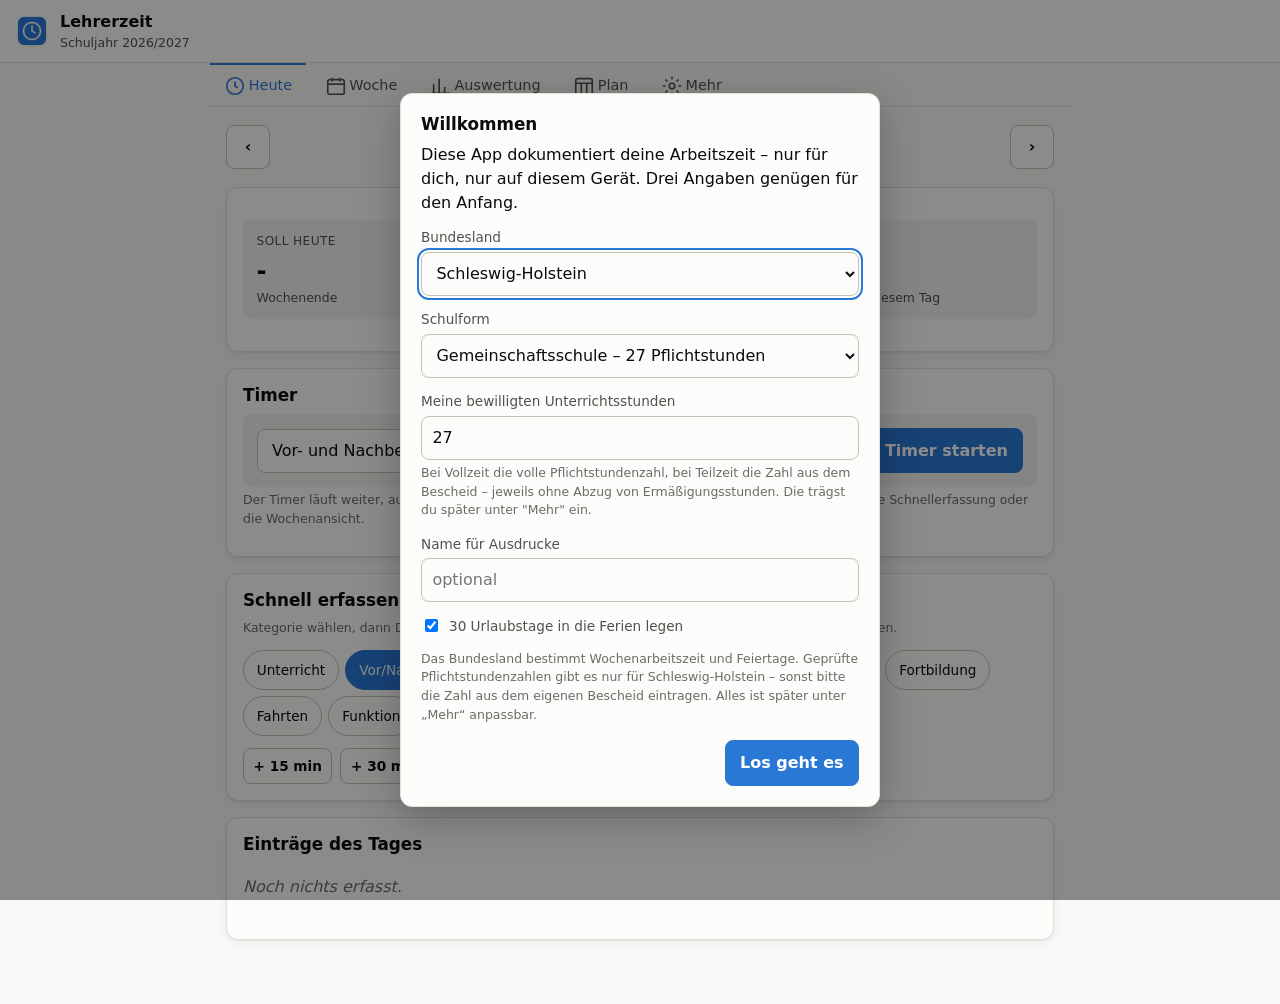
<file: index.html>
<!doctype html>
<html lang="de">
  <head>
    <meta charset="utf-8" />
    <meta name="viewport" content="width=device-width, initial-scale=1, viewport-fit=cover" />
    <title>Lehrerzeit &middot; Arbeitszeitdokumentation</title>
    <meta
      name="description"
      content="Arbeitszeitdokumentation für Lehrkräfte. Läuft im Browser, alle Daten bleiben auf dem eigenen Gerät."
    />
    <meta name="theme-color" content="#fcfcfb" media="(prefers-color-scheme: light)" />
    <meta name="theme-color" content="#1a1a19" media="(prefers-color-scheme: dark)" />
    <meta name="color-scheme" content="light dark" />
    <meta name="apple-mobile-web-app-capable" content="yes" />
    <meta name="apple-mobile-web-app-title" content="Lehrerzeit" />
    <link rel="manifest" href="manifest.webmanifest" />
    <link rel="icon" href="icons/icon-192.png" sizes="192x192" />
    <link rel="apple-touch-icon" href="icons/apple-touch-icon.png" />
    <link rel="stylesheet" href="css/app.css" />
  </head>
  <body>
    <a class="sr-only" href="#inhalt">Zum Inhalt springen</a>

    <header class="kopf">
      <img src="icons/icon-192.png" alt="" width="32" height="32" style="border-radius: 8px" />
      <div class="kopf-titel"><strong>Lehrerzeit</strong><span></span></div>
    </header>

    <nav class="nav" aria-label="Hauptnavigation"></nav>

    <main id="inhalt"></main>

    <!-- Wird nur beim Drucken sichtbar und vom Bericht-Knopf gefüllt. -->
    <section id="bericht" aria-hidden="true"></section>

    <noscript>
      <div style="padding: 1.5rem">
        <h1>JavaScript wird benötigt</h1>
        <p>
          Diese App rechnet ausschließlich im Browser – ohne Server. Dafür muss JavaScript aktiviert
          sein.
        </p>
      </div>
    </noscript>

    <script type="module" src="js/app.js"></script>
  </body>
</html>
</file>
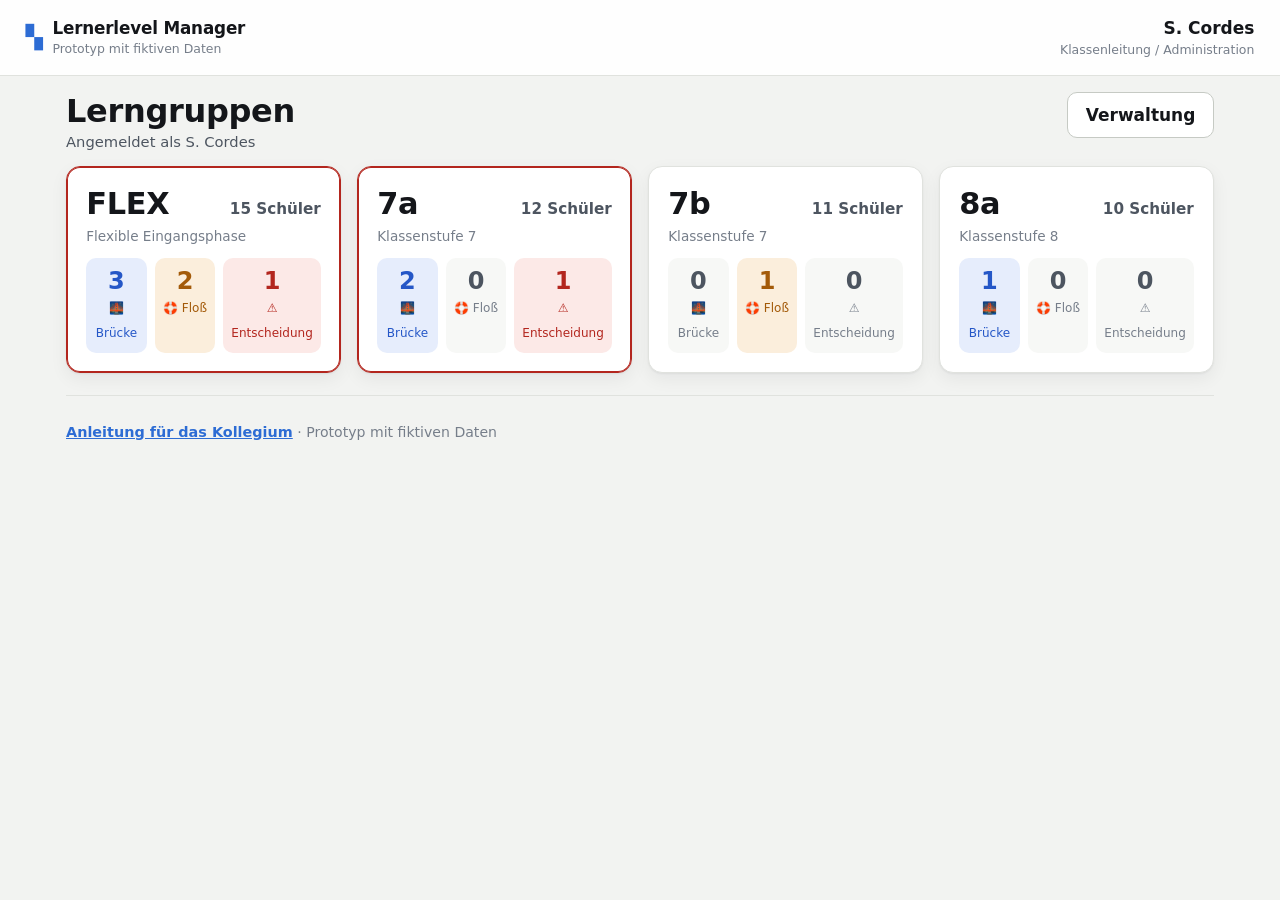
<file: lernerlevel/index.html>
<!doctype html>
<html lang="de">
  <head>
    <meta charset="utf-8" />
    <meta name="viewport" content="width=device-width, initial-scale=1, viewport-fit=cover" />
    <title>Lernerlevel Manager</title>
    <meta
      name="description"
      content="Lernerlevel, Floß- und Brückenverfahren für Lerngruppen verwalten. Prototyp mit fiktiven Daten."
    />
    <meta name="theme-color" content="#f7f7f5" media="(prefers-color-scheme: light)" />
    <meta name="theme-color" content="#131313" media="(prefers-color-scheme: dark)" />
    <meta name="color-scheme" content="light dark" />
    <meta name="apple-mobile-web-app-capable" content="yes" />
    <meta name="apple-mobile-web-app-title" content="Lernerlevel" />
    <meta name="robots" content="noindex, nofollow" />
    <link rel="manifest" href="manifest.webmanifest" />
    <link rel="icon" href="icons/icon-192.png" sizes="192x192" />
    <link rel="apple-touch-icon" href="icons/apple-touch-icon.png" />
    <link rel="stylesheet" href="css/app.css" />
  </head>
  <body>
    <a class="nur-tastatur" href="#inhalt">Zum Inhalt springen</a>

    <header class="kopf" id="kopf"></header>
    <main id="inhalt" tabindex="-1"></main>

    <noscript>
      <div style="padding: 2rem">
        <h1>JavaScript wird benötigt</h1>
        <p>Der Prototyp rechnet vollständig im Browser. Dafür muss JavaScript aktiv sein.</p>
      </div>
    </noscript>

    <script type="module" src="js/app.js"></script>
  </body>
</html>
</file>
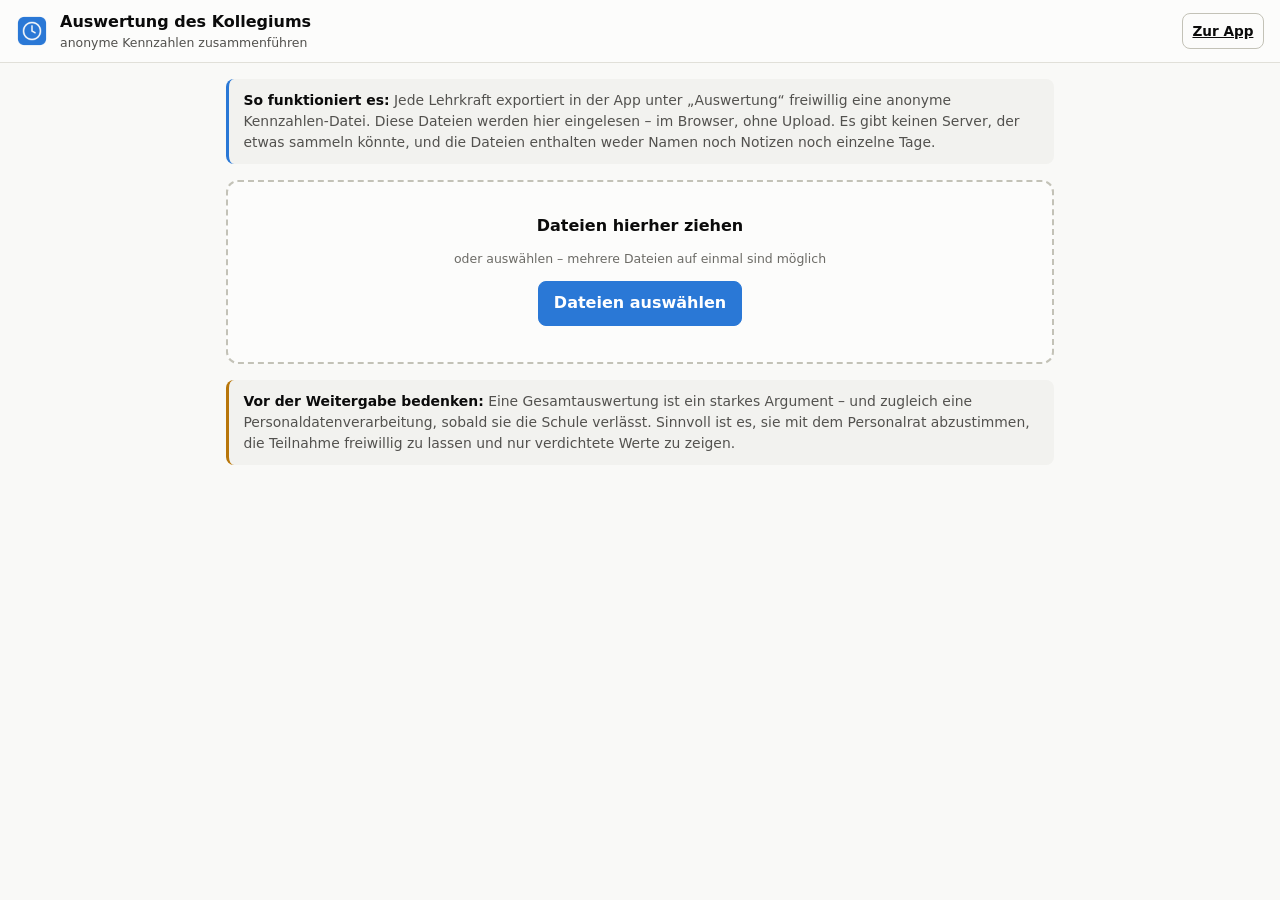
<file: auswertung.html>
<!doctype html>
<html lang="de">
  <head>
    <meta charset="utf-8" />
    <meta name="viewport" content="width=device-width, initial-scale=1, viewport-fit=cover" />
    <title>Auswertung des Kollegiums &middot; Lehrerzeit</title>
    <meta
      name="description"
      content="Führt anonyme Kennzahlen-Dateien mehrerer Lehrkräfte zu einer Gesamtauswertung zusammen – vollständig im Browser."
    />
    <meta name="theme-color" content="#fcfcfb" media="(prefers-color-scheme: light)" />
    <meta name="theme-color" content="#1a1a19" media="(prefers-color-scheme: dark)" />
    <meta name="color-scheme" content="light dark" />
    <link rel="icon" href="icons/icon-192.png" sizes="192x192" />
    <link rel="stylesheet" href="css/app.css" />
    <style>
      main { padding-bottom: 3rem; }
      .ablage {
        border: 2px dashed var(--line-strong);
        border-radius: var(--radius);
        padding: 2rem 1rem;
        text-align: center;
        background: var(--surface-1);
        margin-bottom: 1rem;
      }
      .ablage.aktiv { border-color: var(--accent); background: var(--surface-2); }
      @media print {
        main { display: block !important; }
        .kopf, .ablage, .btn-reihe, .chip-reihe { display: none !important; }
      }
    </style>
  </head>
  <body>
    <header class="kopf">
      <img src="icons/icon-192.png" alt="" width="32" height="32" style="border-radius: 8px" />
      <div class="kopf-titel">
        <strong>Auswertung des Kollegiums</strong><span>anonyme Kennzahlen zusammenführen</span>
      </div>
      <a class="btn klein" href="index.html">Zur App</a>
    </header>

    <main id="inhalt">
      <div class="hinweis">
        <strong>So funktioniert es:</strong> Jede Lehrkraft exportiert in der App unter „Auswertung“
        freiwillig eine anonyme Kennzahlen-Datei. Diese Dateien werden hier eingelesen – im Browser,
        ohne Upload. Es gibt keinen Server, der etwas sammeln könnte, und die Dateien enthalten
        weder Namen noch Notizen noch einzelne Tage.
      </div>

      <div class="ablage" id="ablage">
        <p><strong>Dateien hierher ziehen</strong></p>
        <p class="feld-hinweis">oder auswählen – mehrere Dateien auf einmal sind möglich</p>
        <label class="btn primaer" for="dateien" style="cursor: pointer">Dateien auswählen</label>
        <input
          type="file"
          id="dateien"
          accept="application/json,.json"
          multiple
          style="position: absolute; width: 1px; height: 1px; opacity: 0"
        />
      </div>

      <div id="ausgabe"></div>

      <div class="hinweis warnung">
        <strong>Vor der Weitergabe bedenken:</strong> Eine Gesamtauswertung ist ein starkes Argument
        – und zugleich eine Personaldatenverarbeitung, sobald sie die Schule verlässt. Sinnvoll ist
        es, sie mit dem Personalrat abzustimmen, die Teilnahme freiwillig zu lassen und nur
        verdichtete Werte zu zeigen.
      </div>
    </main>

    <script type="module" src="js/kollegium.js"></script>
  </body>
</html>
</file>
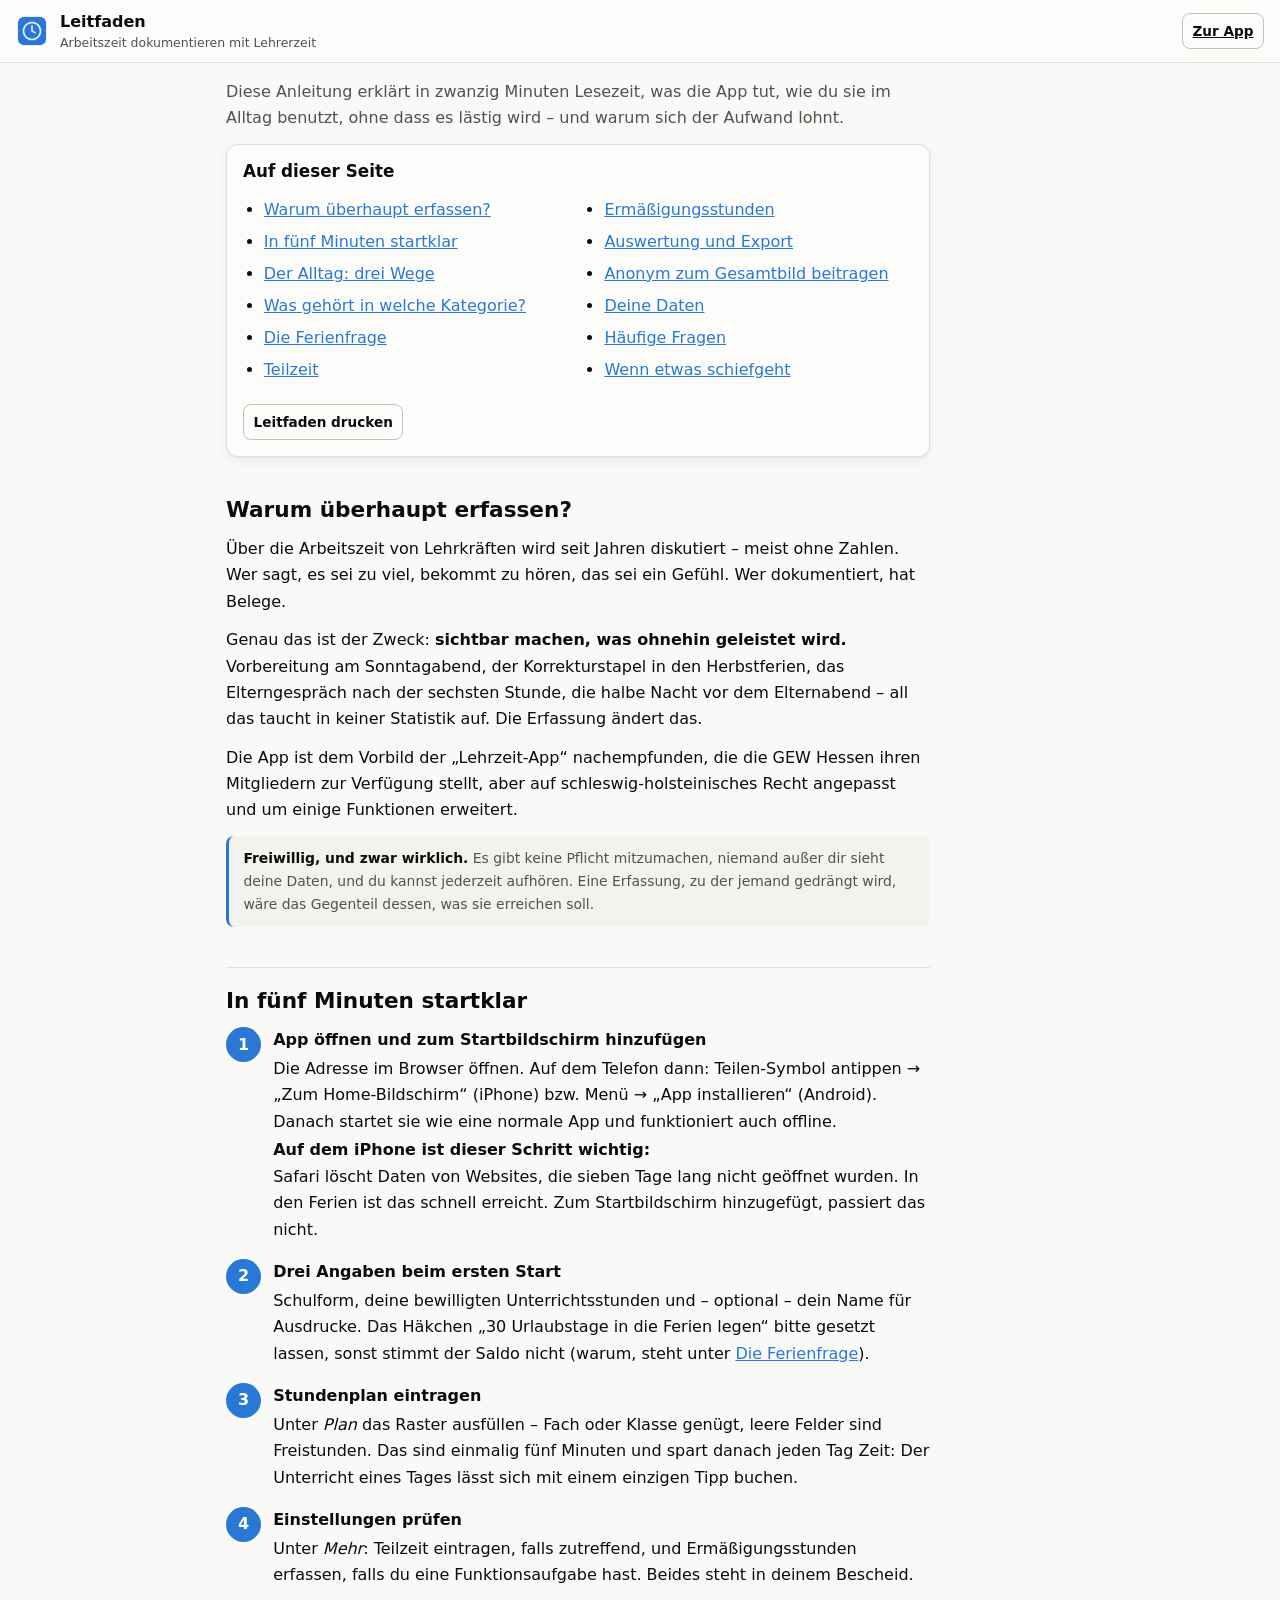
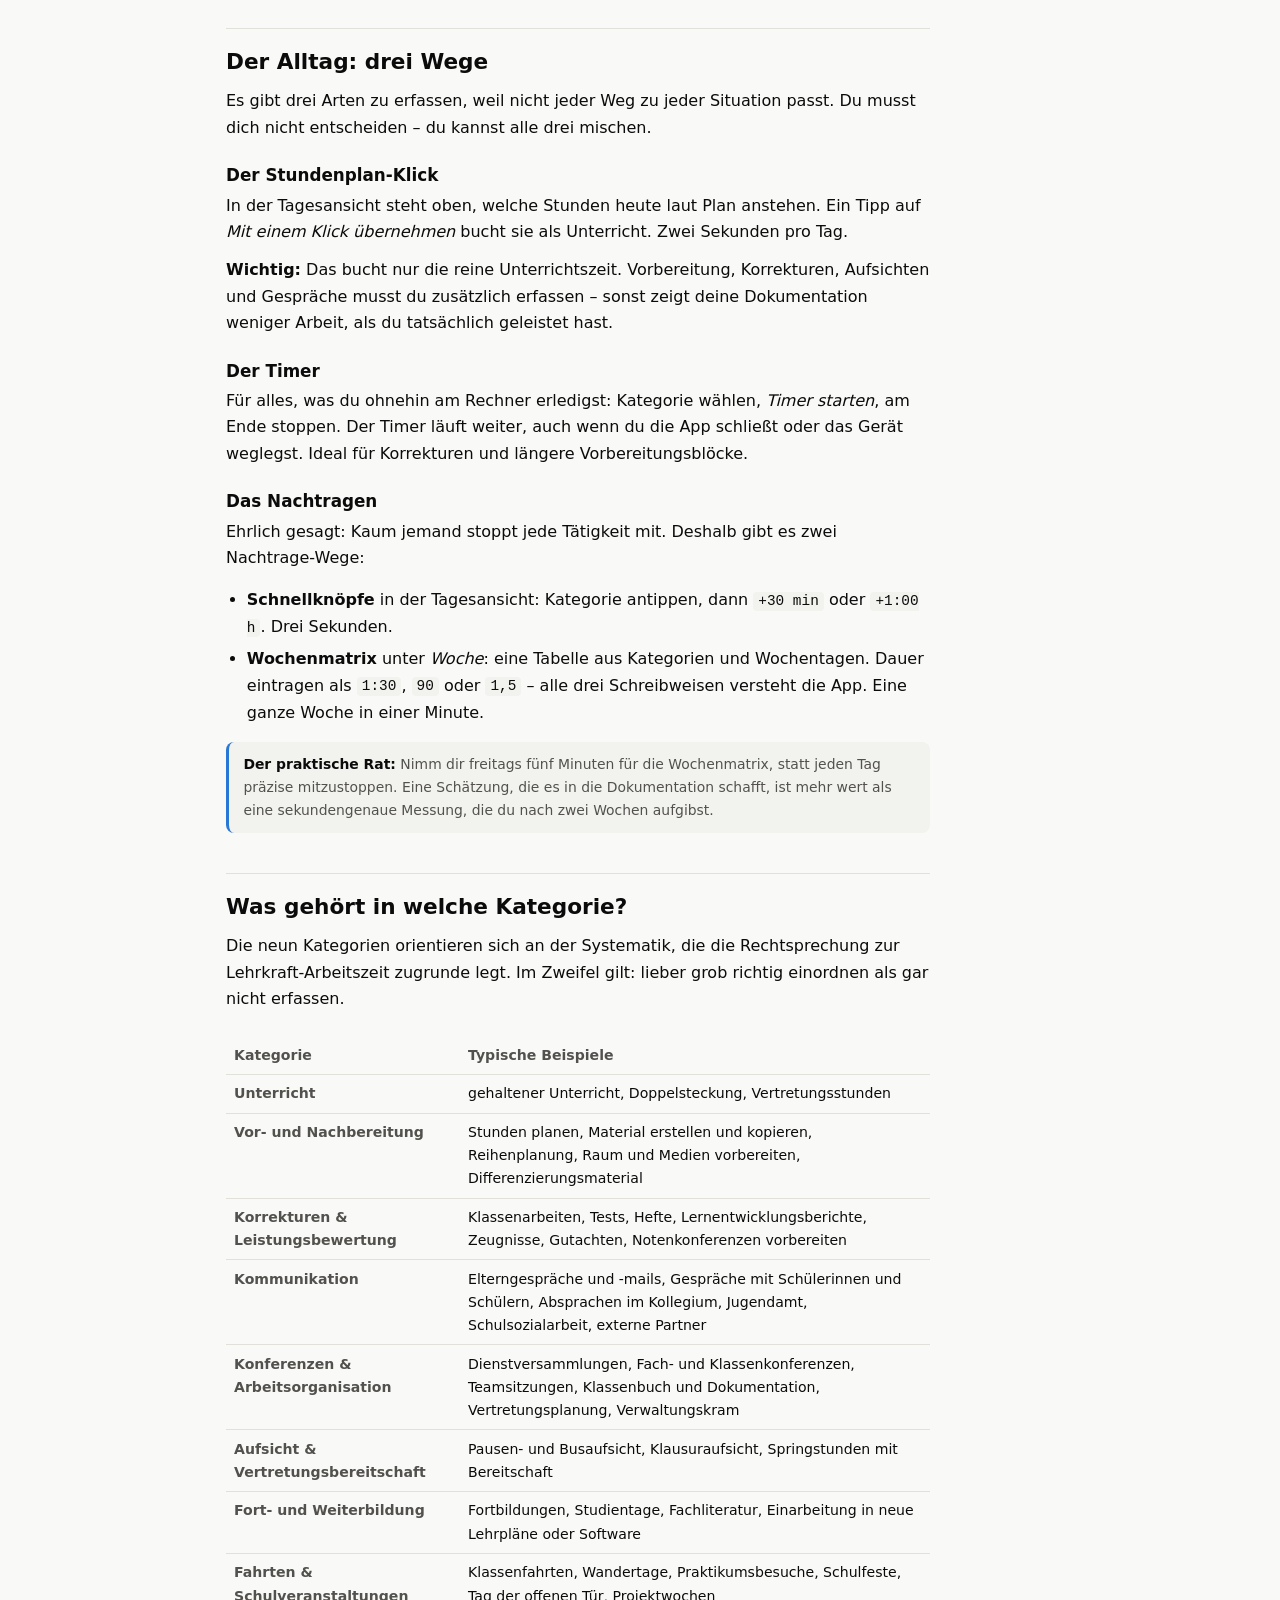
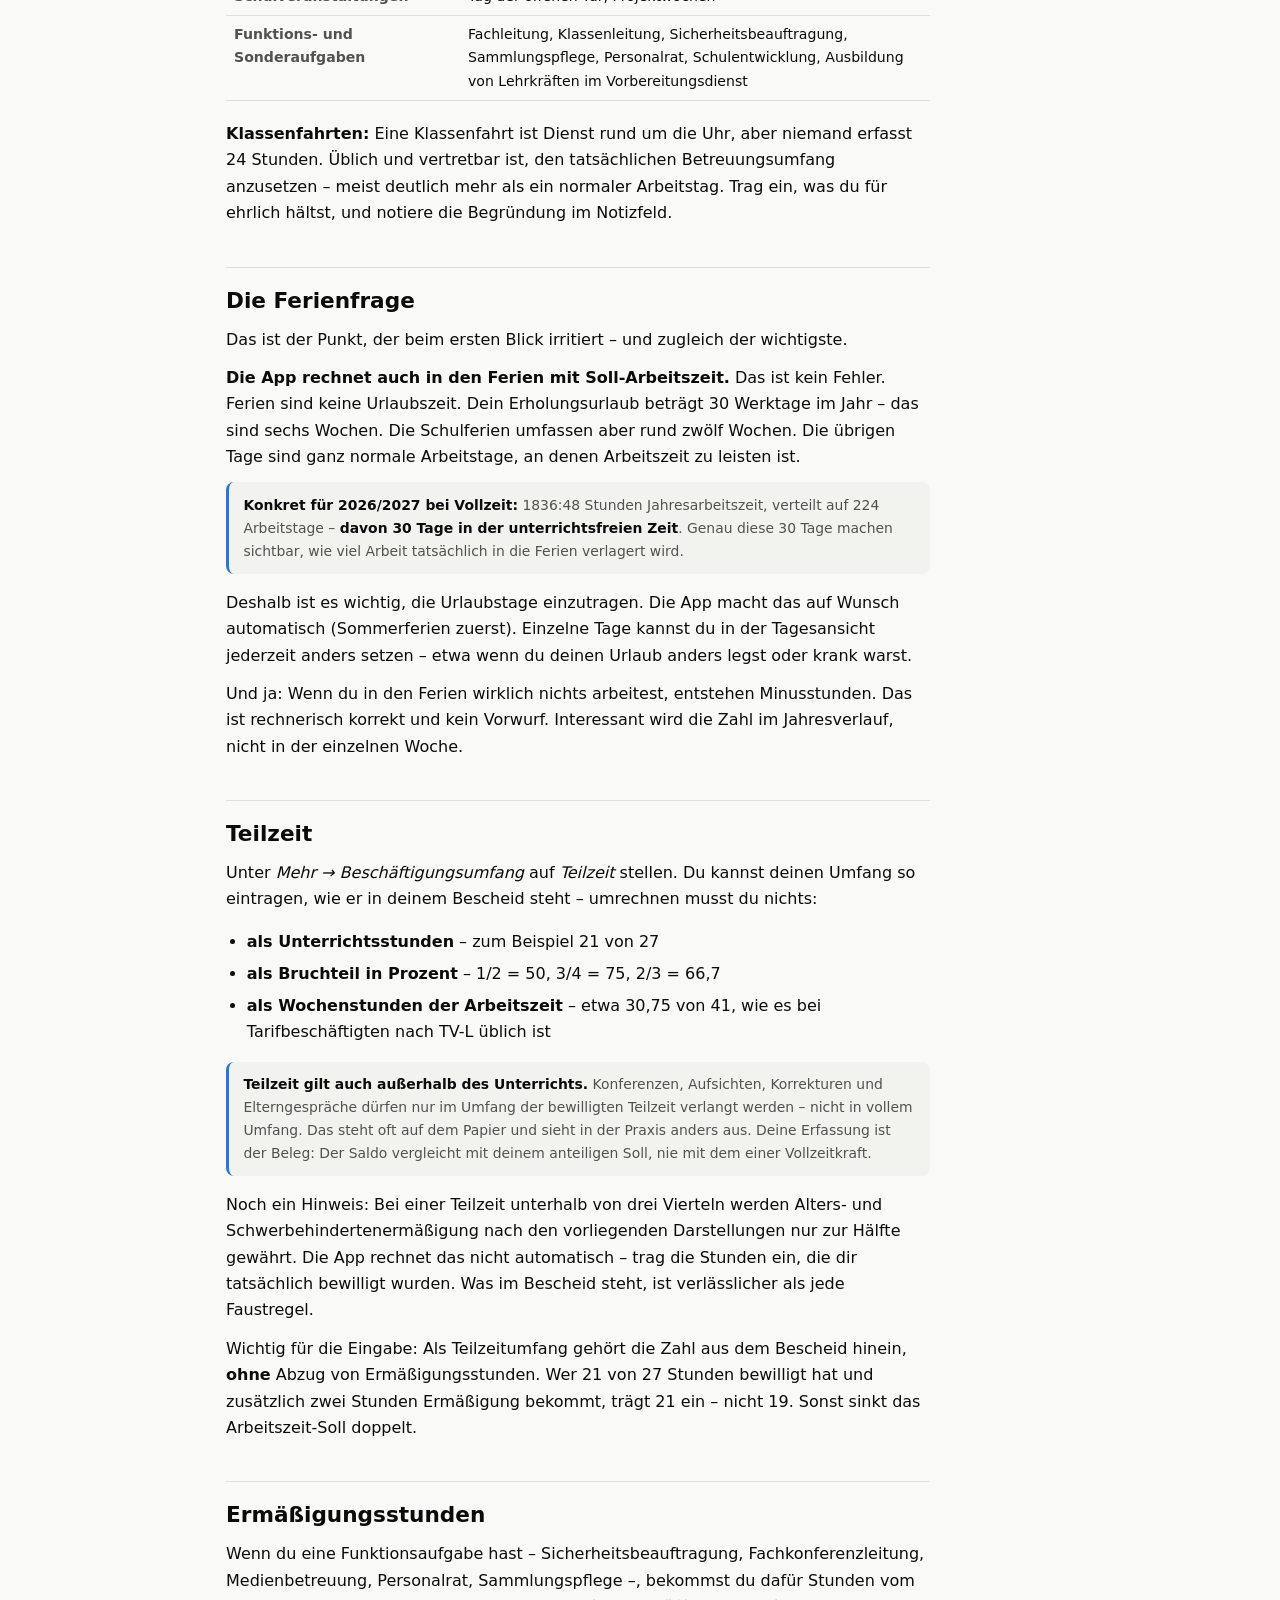
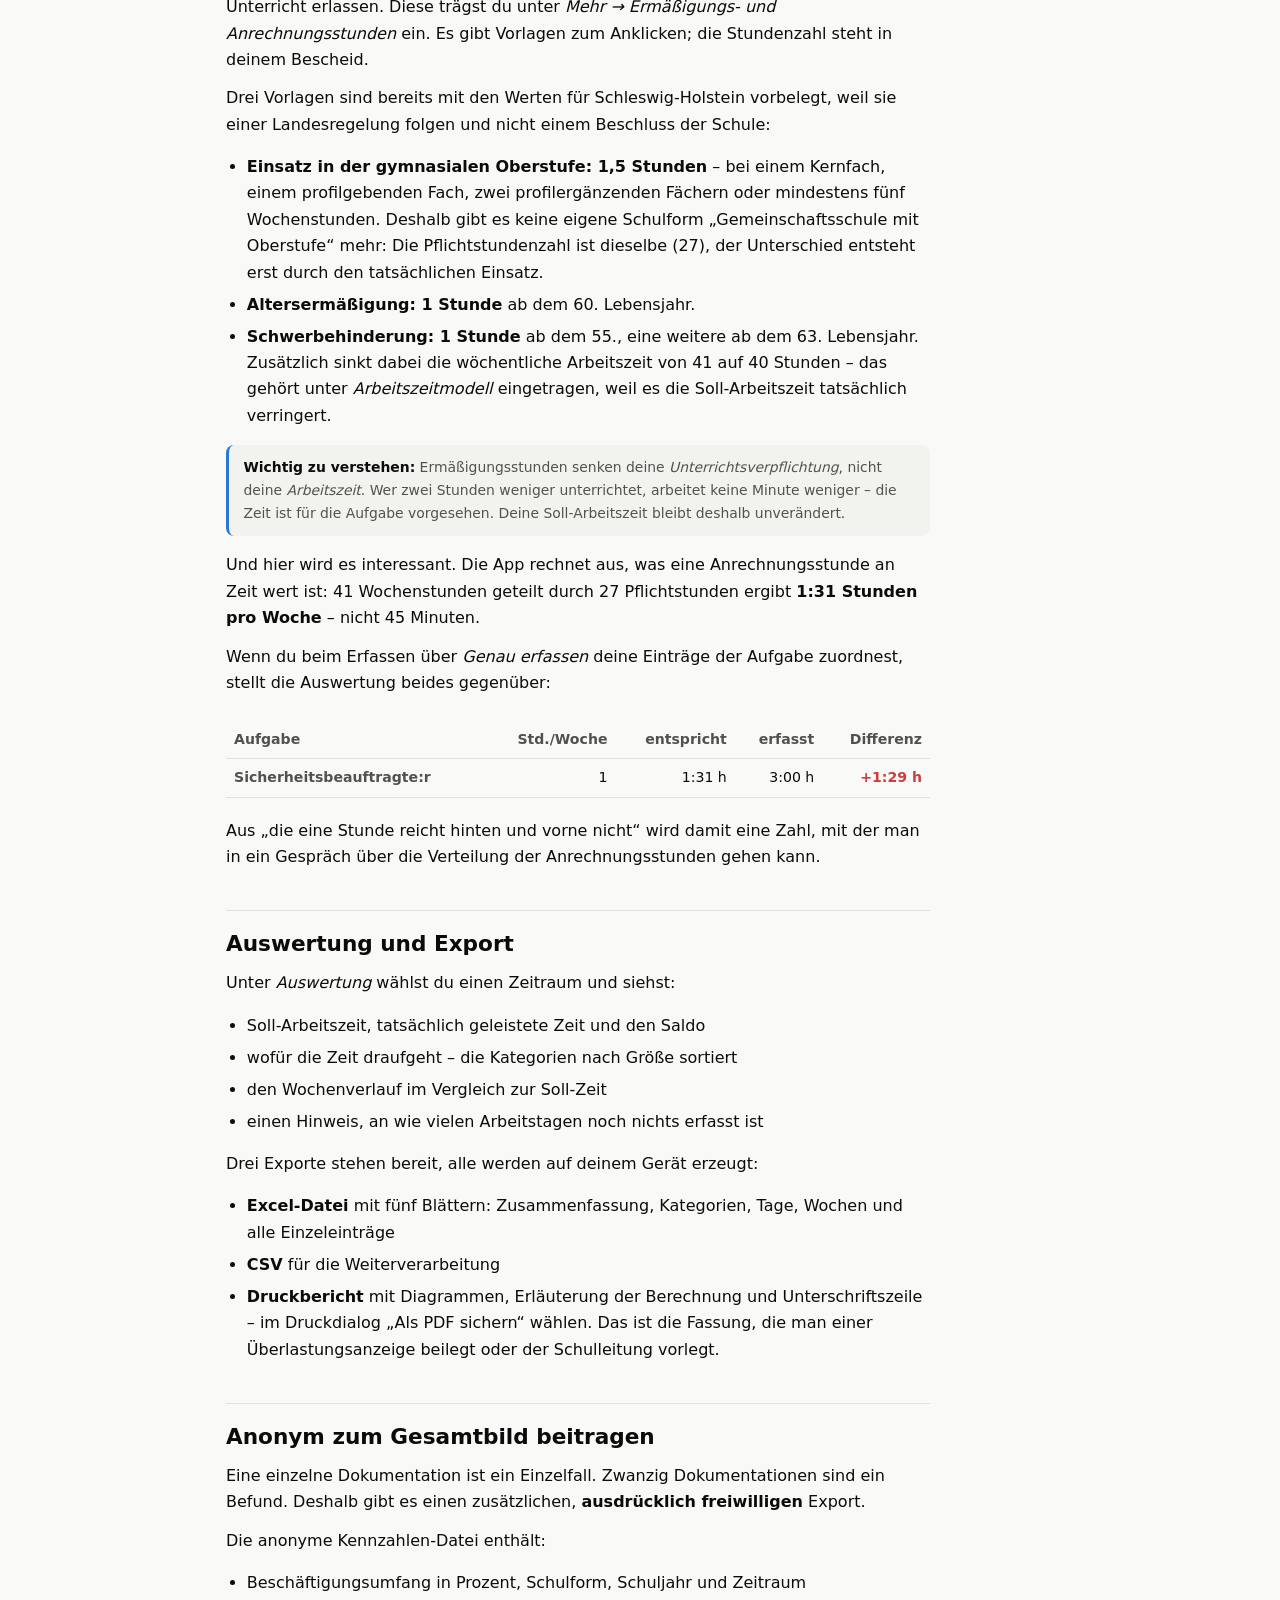
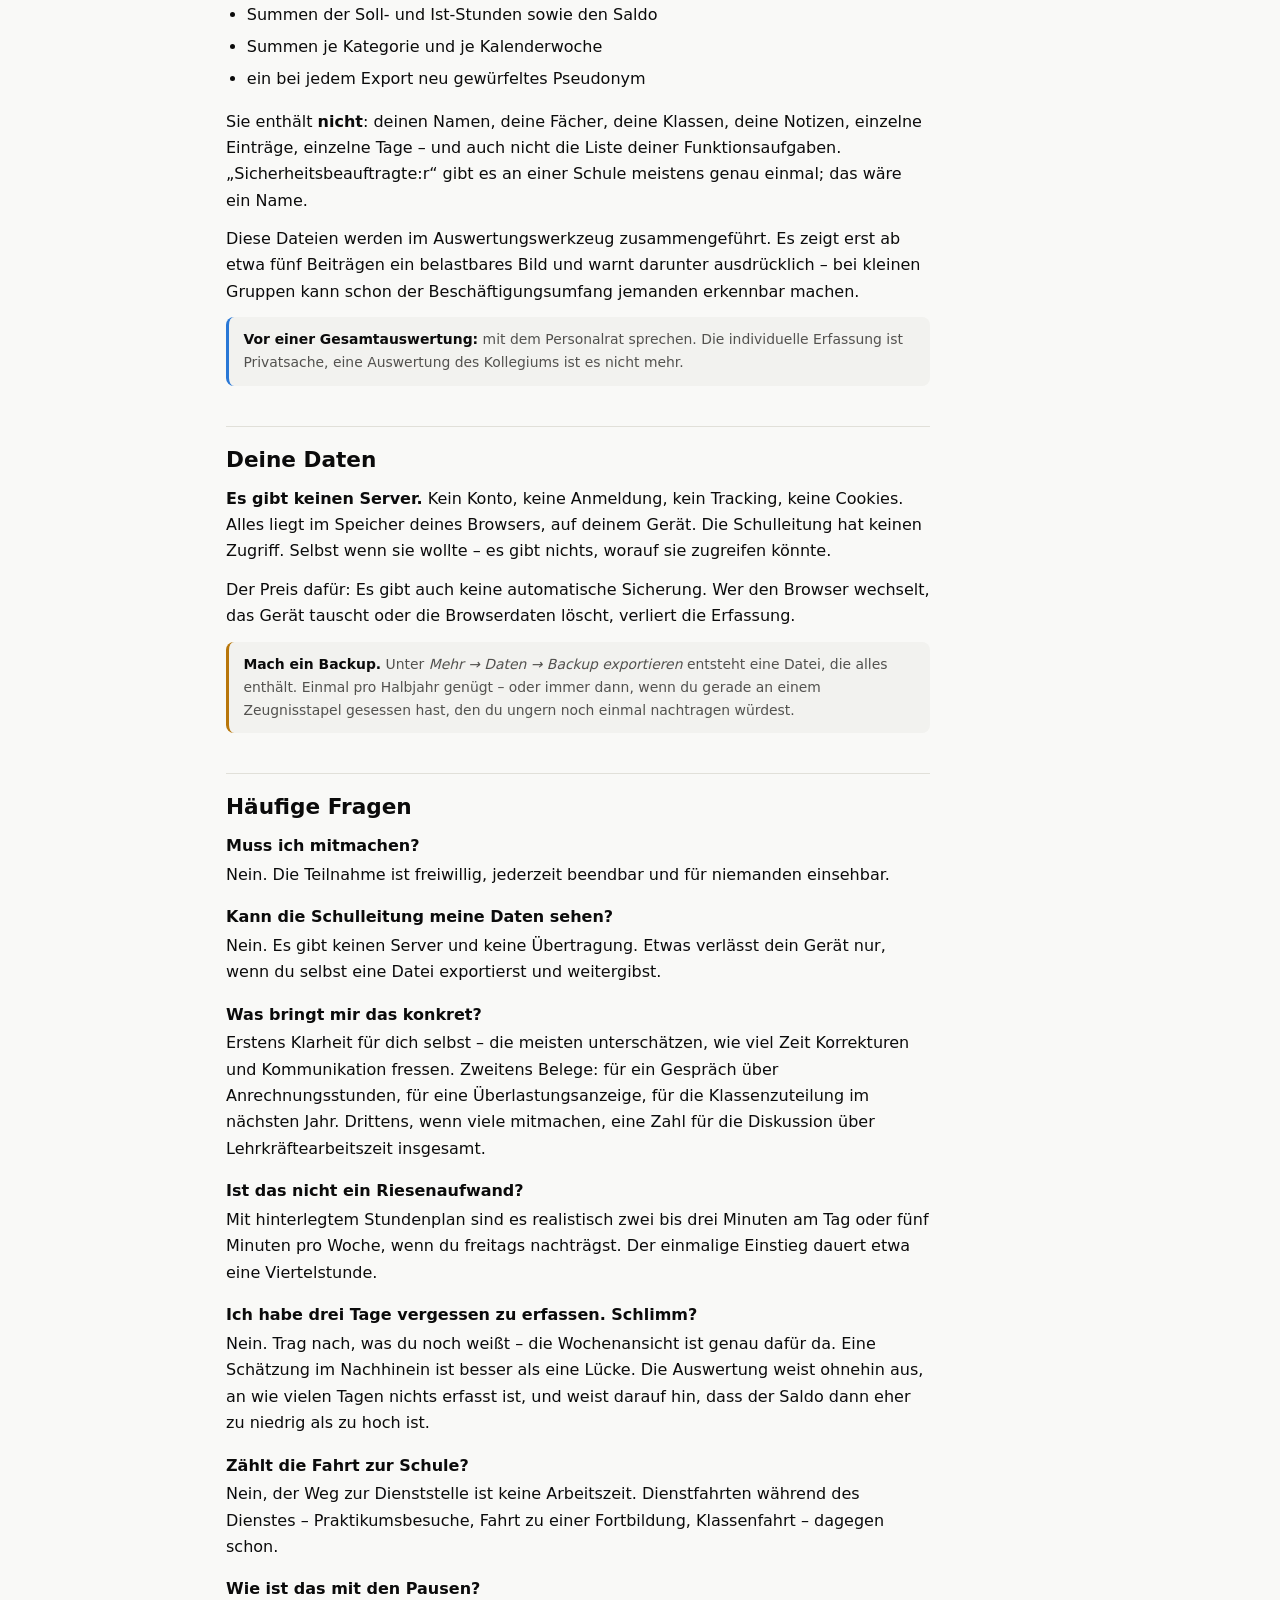
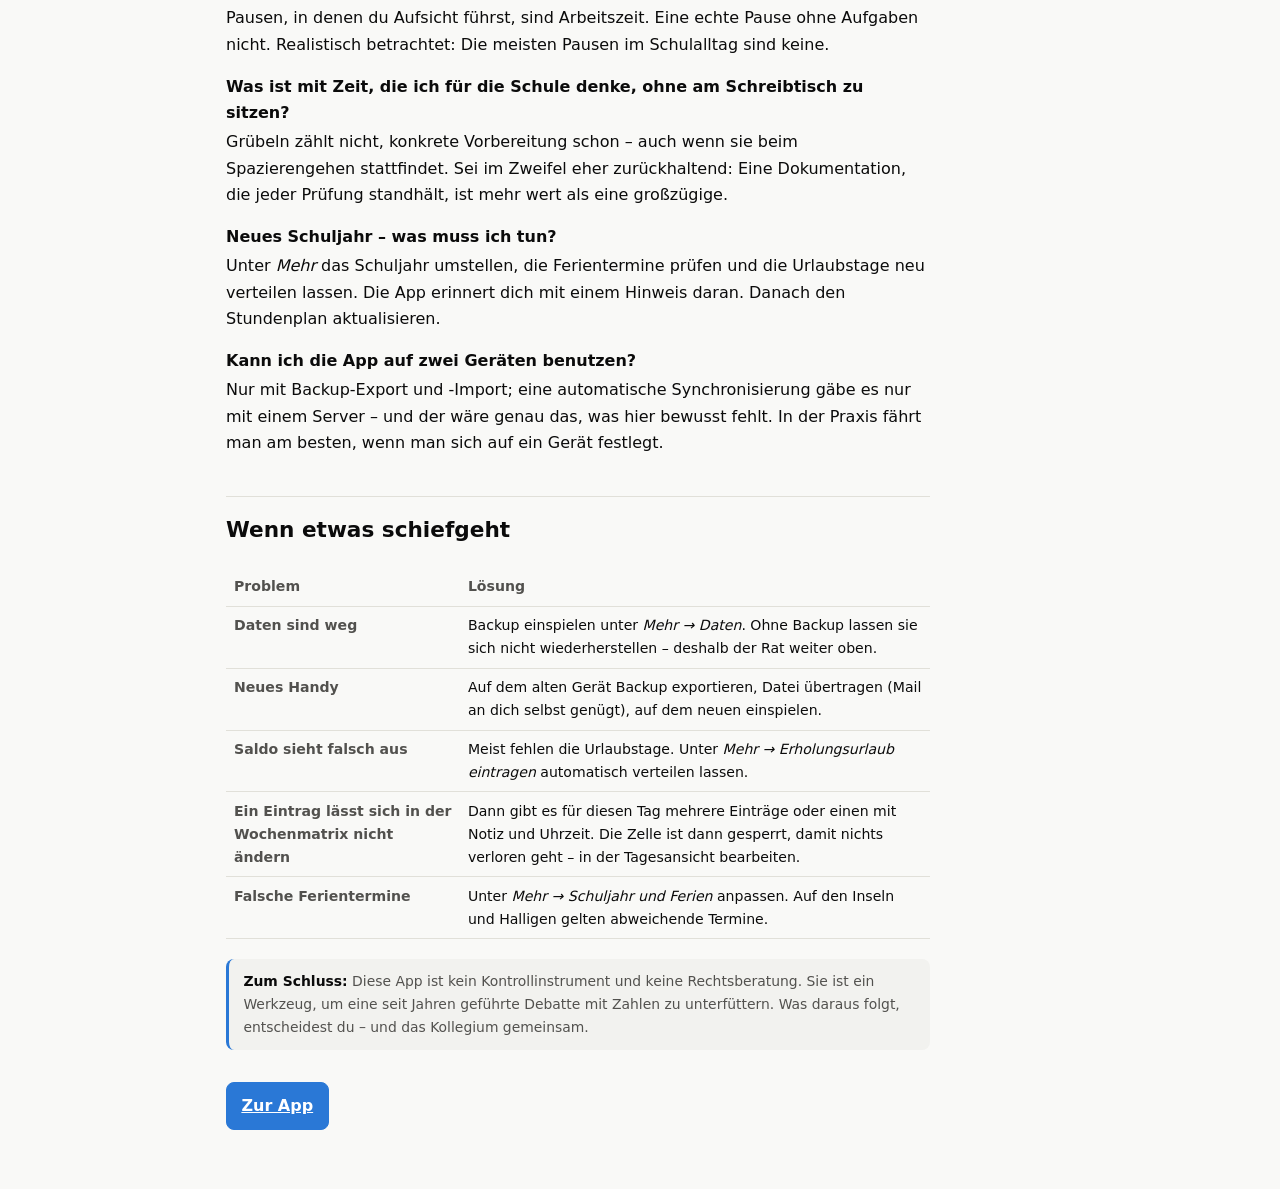
<file: leitfaden.html>
<!doctype html>
<html lang="de">
  <head>
    <meta charset="utf-8" />
    <meta name="viewport" content="width=device-width, initial-scale=1, viewport-fit=cover" />
    <title>Leitfaden &middot; Lehrerzeit</title>
    <meta
      name="description"
      content="Kurzanleitung zur Arbeitszeitdokumentation mit Lehrerzeit – für Lehrkräfte, zum Lesen und Ausdrucken."
    />
    <meta name="theme-color" content="#fcfcfb" media="(prefers-color-scheme: light)" />
    <meta name="theme-color" content="#1a1a19" media="(prefers-color-scheme: dark)" />
    <meta name="color-scheme" content="light dark" />
    <link rel="icon" href="icons/icon-192.png" sizes="192x192" />
    <link rel="apple-touch-icon" href="icons/apple-touch-icon.png" />
    <link rel="stylesheet" href="css/app.css" />
    <style>
      /* Der Leitfaden ist Fließtext, keine App-Oberfläche: etwas mehr Zeilenhöhe,
         eine begrenzte Zeilenlänge und Überschriften, die eine Gliederung tragen. */
      .doku { max-width: 44rem; line-height: 1.65; }
      .doku h2 {
        font-size: 1.35rem;
        margin: 2.5rem 0 0.75rem;
        padding-top: 1.25rem;
        border-top: 1px solid var(--line);
      }
      .doku h2:first-of-type { border-top: 0; padding-top: 0; }
      .doku h3 { font-size: 1.05rem; margin: 1.5rem 0 0.4rem; }
      .doku p, .doku li { font-size: 1rem; }
      .doku ul, .doku ol { padding-left: 1.3rem; }
      .doku li { margin-bottom: 0.35rem; }
      .doku table { margin: 0.75rem 0 1.25rem; }
      .doku th, .doku td { vertical-align: top; }
      .doku code {
        background: var(--surface-2);
        border-radius: 4px;
        padding: 0.1em 0.35em;
        font-size: 0.9em;
      }
      .lead { font-size: 1.1rem; color: var(--text-secondary); }
      .schritt {
        display: grid;
        grid-template-columns: 2.2rem 1fr;
        gap: 0.75rem;
        margin-bottom: 1rem;
        align-items: start;
      }
      .schritt-nr {
        display: grid;
        place-items: center;
        width: 2.2rem;
        height: 2.2rem;
        border-radius: 999px;
        background: var(--accent);
        color: var(--accent-ink);
        font-weight: 650;
      }
      .schritt p { margin: 0.15rem 0 0; }
      .schritt strong { display: block; }
      .inhalt-liste { columns: 2; column-gap: 2rem; font-size: 0.95rem; }
      @media (max-width: 560px) { .inhalt-liste { columns: 1; } }
      .frage { font-weight: 600; margin-bottom: 0.15rem; }
      .frage + p { margin-bottom: 1rem; }

      @media print {
        body { display: block; }
        .kopf, .nav, .drucken { display: none !important; }
        main { display: block !important; padding: 0; max-width: none; }
        .doku { max-width: none; }
        .karte { break-inside: avoid; box-shadow: none; border: 1px solid #ddd; }
        .doku h2 { break-after: avoid; }
        .hinweis { border: 1px solid #ccc; }
        a { color: inherit; text-decoration: none; }
        @page { margin: 18mm; }
      }
    </style>
  </head>
  <body>
    <header class="kopf">
      <img src="icons/icon-192.png" alt="" width="32" height="32" style="border-radius: 8px" />
      <div class="kopf-titel">
        <strong>Leitfaden</strong><span>Arbeitszeit dokumentieren mit Lehrerzeit</span>
      </div>
      <a class="btn klein" href="index.html">Zur App</a>
    </header>

    <main id="inhalt">
      <div class="doku">
        <p class="lead">
          Diese Anleitung erklärt in zwanzig Minuten Lesezeit, was die App tut, wie du sie im Alltag
          benutzt, ohne dass es lästig wird – und warum sich der Aufwand lohnt.
        </p>

        <div class="karte">
          <h3 style="margin-top: 0">Auf dieser Seite</h3>
          <ul class="inhalt-liste">
            <li><a href="#warum">Warum überhaupt erfassen?</a></li>
            <li><a href="#start">In fünf Minuten startklar</a></li>
            <li><a href="#alltag">Der Alltag: drei Wege</a></li>
            <li><a href="#kategorien">Was gehört in welche Kategorie?</a></li>
            <li><a href="#ferien">Die Ferienfrage</a></li>
            <li><a href="#teilzeit">Teilzeit</a></li>
            <li><a href="#ermaessigung">Ermäßigungsstunden</a></li>
            <li><a href="#auswertung">Auswertung und Export</a></li>
            <li><a href="#kollegium">Anonym zum Gesamtbild beitragen</a></li>
            <li><a href="#daten">Deine Daten</a></li>
            <li><a href="#fragen">Häufige Fragen</a></li>
            <li><a href="#notfall">Wenn etwas schiefgeht</a></li>
          </ul>
          <div class="btn-reihe drucken" style="margin-top: 0.5rem">
            <button class="btn klein" onclick="window.print()">Leitfaden drucken</button>
          </div>
        </div>

        <!-- ---------------------------------------------------------------- -->
        <h2 id="warum">Warum überhaupt erfassen?</h2>

        <p>
          Über die Arbeitszeit von Lehrkräften wird seit Jahren diskutiert – meist ohne Zahlen. Wer
          sagt, es sei zu viel, bekommt zu hören, das sei ein Gefühl. Wer dokumentiert, hat Belege.
        </p>
        <p>
          Genau das ist der Zweck: <strong>sichtbar machen, was ohnehin geleistet wird.</strong>
          Vorbereitung am Sonntagabend, der Korrekturstapel in den Herbstferien, das Elterngespräch
          nach der sechsten Stunde, die halbe Nacht vor dem Elternabend – all das taucht in keiner
          Statistik auf. Die Erfassung ändert das.
        </p>
        <p>
          Die App ist dem Vorbild der „Lehrzeit-App“ nachempfunden, die die GEW Hessen ihren
          Mitgliedern zur Verfügung stellt, aber auf schleswig-holsteinisches Recht angepasst und
          um einige Funktionen erweitert.
        </p>

        <div class="hinweis">
          <strong>Freiwillig, und zwar wirklich.</strong> Es gibt keine Pflicht mitzumachen, niemand
          außer dir sieht deine Daten, und du kannst jederzeit aufhören. Eine Erfassung, zu der
          jemand gedrängt wird, wäre das Gegenteil dessen, was sie erreichen soll.
        </div>

        <!-- ---------------------------------------------------------------- -->
        <h2 id="start">In fünf Minuten startklar</h2>

        <div class="schritt">
          <span class="schritt-nr">1</span>
          <div>
            <strong>App öffnen und zum Startbildschirm hinzufügen</strong>
            <p>
              Die Adresse im Browser öffnen. Auf dem Telefon dann: Teilen-Symbol antippen →
              „Zum Home-Bildschirm“ (iPhone) bzw. Menü → „App installieren“ (Android). Danach
              startet sie wie eine normale App und funktioniert auch offline.
            </p>
            <p>
              <strong>Auf dem iPhone ist dieser Schritt wichtig:</strong> Safari löscht Daten von
              Websites, die sieben Tage lang nicht geöffnet wurden. In den Ferien ist das schnell
              erreicht. Zum Startbildschirm hinzugefügt, passiert das nicht.
            </p>
          </div>
        </div>

        <div class="schritt">
          <span class="schritt-nr">2</span>
          <div>
            <strong>Drei Angaben beim ersten Start</strong>
            <p>
              Schulform, deine bewilligten Unterrichtsstunden und – optional – dein Name für
              Ausdrucke. Das Häkchen „30 Urlaubstage in die Ferien legen“ bitte gesetzt lassen,
              sonst stimmt der Saldo nicht (warum, steht unter
              <a href="#ferien">Die Ferienfrage</a>).
            </p>
          </div>
        </div>

        <div class="schritt">
          <span class="schritt-nr">3</span>
          <div>
            <strong>Stundenplan eintragen</strong>
            <p>
              Unter <em>Plan</em> das Raster ausfüllen – Fach oder Klasse genügt, leere Felder sind
              Freistunden. Das sind einmalig fünf Minuten und spart danach jeden Tag Zeit: Der
              Unterricht eines Tages lässt sich mit einem einzigen Tipp buchen.
            </p>
          </div>
        </div>

        <div class="schritt">
          <span class="schritt-nr">4</span>
          <div>
            <strong>Einstellungen prüfen</strong>
            <p>
              Unter <em>Mehr</em>: Teilzeit eintragen, falls zutreffend, und Ermäßigungsstunden
              erfassen, falls du eine Funktionsaufgabe hast. Beides steht in deinem Bescheid.
            </p>
          </div>
        </div>

        <!-- ---------------------------------------------------------------- -->
        <h2 id="alltag">Der Alltag: drei Wege</h2>

        <p>
          Es gibt drei Arten zu erfassen, weil nicht jeder Weg zu jeder Situation passt. Du musst
          dich nicht entscheiden – du kannst alle drei mischen.
        </p>

        <h3>Der Stundenplan-Klick</h3>
        <p>
          In der Tagesansicht steht oben, welche Stunden heute laut Plan anstehen. Ein Tipp auf
          <em>Mit einem Klick übernehmen</em> bucht sie als Unterricht. Zwei Sekunden pro Tag.
        </p>
        <p>
          <strong>Wichtig:</strong> Das bucht nur die reine Unterrichtszeit. Vorbereitung,
          Korrekturen, Aufsichten und Gespräche musst du zusätzlich erfassen – sonst zeigt deine
          Dokumentation weniger Arbeit, als du tatsächlich geleistet hast.
        </p>

        <h3>Der Timer</h3>
        <p>
          Für alles, was du ohnehin am Rechner erledigst: Kategorie wählen, <em>Timer starten</em>,
          am Ende stoppen. Der Timer läuft weiter, auch wenn du die App schließt oder das Gerät
          weglegst. Ideal für Korrekturen und längere Vorbereitungsblöcke.
        </p>

        <h3>Das Nachtragen</h3>
        <p>
          Ehrlich gesagt: Kaum jemand stoppt jede Tätigkeit mit. Deshalb gibt es zwei
          Nachtrage-Wege:
        </p>
        <ul>
          <li>
            <strong>Schnellknöpfe</strong> in der Tagesansicht: Kategorie antippen, dann
            <code>+30 min</code> oder <code>+1:00 h</code>. Drei Sekunden.
          </li>
          <li>
            <strong>Wochenmatrix</strong> unter <em>Woche</em>: eine Tabelle aus Kategorien und
            Wochentagen. Dauer eintragen als <code>1:30</code>, <code>90</code> oder
            <code>1,5</code> – alle drei Schreibweisen versteht die App. Eine ganze Woche in einer
            Minute.
          </li>
        </ul>

        <div class="hinweis">
          <strong>Der praktische Rat:</strong> Nimm dir freitags fünf Minuten für die Wochenmatrix,
          statt jeden Tag präzise mitzustoppen. Eine Schätzung, die es in die Dokumentation
          schafft, ist mehr wert als eine sekundengenaue Messung, die du nach zwei Wochen aufgibst.
        </div>

        <!-- ---------------------------------------------------------------- -->
        <h2 id="kategorien">Was gehört in welche Kategorie?</h2>

        <p>
          Die neun Kategorien orientieren sich an der Systematik, die die Rechtsprechung zur
          Lehrkraft-Arbeitszeit zugrunde legt. Im Zweifel gilt: lieber grob richtig einordnen als
          gar nicht erfassen.
        </p>

        <div class="tabelle-wrap">
          <table>
            <thead>
              <tr>
                <th>Kategorie</th>
                <th>Typische Beispiele</th>
              </tr>
            </thead>
            <tbody>
              <tr>
                <th scope="row">Unterricht</th>
                <td>gehaltener Unterricht, Doppelsteckung, Vertretungsstunden</td>
              </tr>
              <tr>
                <th scope="row">Vor- und Nachbereitung</th>
                <td>
                  Stunden planen, Material erstellen und kopieren, Reihenplanung, Raum und Medien
                  vorbereiten, Differenzierungsmaterial
                </td>
              </tr>
              <tr>
                <th scope="row">Korrekturen &amp; Leistungsbewertung</th>
                <td>
                  Klassenarbeiten, Tests, Hefte, Lernentwicklungsberichte, Zeugnisse, Gutachten,
                  Notenkonferenzen vorbereiten
                </td>
              </tr>
              <tr>
                <th scope="row">Kommunikation</th>
                <td>
                  Elterngespräche und -mails, Gespräche mit Schülerinnen und Schülern, Absprachen
                  im Kollegium, Jugendamt, Schulsozialarbeit, externe Partner
                </td>
              </tr>
              <tr>
                <th scope="row">Konferenzen &amp; Arbeitsorganisation</th>
                <td>
                  Dienstversammlungen, Fach- und Klassenkonferenzen, Teamsitzungen, Klassenbuch und
                  Dokumentation, Vertretungsplanung, Verwaltungskram
                </td>
              </tr>
              <tr>
                <th scope="row">Aufsicht &amp; Vertretungsbereitschaft</th>
                <td>Pausen- und Busaufsicht, Klausuraufsicht, Springstunden mit Bereitschaft</td>
              </tr>
              <tr>
                <th scope="row">Fort- und Weiterbildung</th>
                <td>
                  Fortbildungen, Studientage, Fachliteratur, Einarbeitung in neue Lehrpläne oder
                  Software
                </td>
              </tr>
              <tr>
                <th scope="row">Fahrten &amp; Schulveranstaltungen</th>
                <td>
                  Klassenfahrten, Wandertage, Praktikumsbesuche, Schulfeste, Tag der offenen Tür,
                  Projektwochen
                </td>
              </tr>
              <tr>
                <th scope="row">Funktions- und Sonderaufgaben</th>
                <td>
                  Fachleitung, Klassenleitung, Sicherheitsbeauftragung, Sammlungspflege, Personalrat,
                  Schulentwicklung, Ausbildung von Lehrkräften im Vorbereitungsdienst
                </td>
              </tr>
            </tbody>
          </table>
        </div>

        <p>
          <strong>Klassenfahrten:</strong> Eine Klassenfahrt ist Dienst rund um die Uhr, aber
          niemand erfasst 24 Stunden. Üblich und vertretbar ist, den tatsächlichen Betreuungsumfang
          anzusetzen – meist deutlich mehr als ein normaler Arbeitstag. Trag ein, was du für
          ehrlich hältst, und notiere die Begründung im Notizfeld.
        </p>

        <!-- ---------------------------------------------------------------- -->
        <h2 id="ferien">Die Ferienfrage</h2>

        <p>
          Das ist der Punkt, der beim ersten Blick irritiert – und zugleich der wichtigste.
        </p>
        <p>
          <strong>Die App rechnet auch in den Ferien mit Soll-Arbeitszeit.</strong> Das ist kein
          Fehler. Ferien sind keine Urlaubszeit. Dein Erholungsurlaub beträgt 30 Werktage im Jahr –
          das sind sechs Wochen. Die Schulferien umfassen aber rund zwölf Wochen. Die übrigen Tage
          sind ganz normale Arbeitstage, an denen Arbeitszeit zu leisten ist.
        </p>

        <div class="hinweis">
          <strong>Konkret für 2026/2027 bei Vollzeit:</strong> 1836:48 Stunden Jahresarbeitszeit,
          verteilt auf 224 Arbeitstage – <strong>davon 30 Tage in der unterrichtsfreien Zeit</strong>.
          Genau diese 30 Tage machen sichtbar, wie viel Arbeit tatsächlich in die Ferien verlagert
          wird.
        </div>

        <p>
          Deshalb ist es wichtig, die Urlaubstage einzutragen. Die App macht das auf Wunsch
          automatisch (Sommerferien zuerst). Einzelne Tage kannst du in der Tagesansicht jederzeit
          anders setzen – etwa wenn du deinen Urlaub anders legst oder krank warst.
        </p>
        <p>
          Und ja: Wenn du in den Ferien wirklich nichts arbeitest, entstehen Minusstunden. Das ist
          rechnerisch korrekt und kein Vorwurf. Interessant wird die Zahl im Jahresverlauf, nicht
          in der einzelnen Woche.
        </p>

        <!-- ---------------------------------------------------------------- -->
        <h2 id="teilzeit">Teilzeit</h2>

        <p>
          Unter <em>Mehr → Beschäftigungsumfang</em> auf <em>Teilzeit</em> stellen. Du kannst deinen
          Umfang so eintragen, wie er in deinem Bescheid steht – umrechnen musst du nichts:
        </p>
        <ul>
          <li><strong>als Unterrichtsstunden</strong> – zum Beispiel 21 von 27</li>
          <li><strong>als Bruchteil in Prozent</strong> – 1/2 = 50, 3/4 = 75, 2/3 = 66,7</li>
          <li>
            <strong>als Wochenstunden der Arbeitszeit</strong> – etwa 30,75 von 41, wie es bei
            Tarifbeschäftigten nach TV-L üblich ist
          </li>
        </ul>

        <div class="hinweis">
          <strong>Teilzeit gilt auch außerhalb des Unterrichts.</strong> Konferenzen, Aufsichten,
          Korrekturen und Elterngespräche dürfen nur im Umfang der bewilligten Teilzeit verlangt
          werden – nicht in vollem Umfang. Das steht oft auf dem Papier und sieht in der Praxis
          anders aus. Deine Erfassung ist der Beleg: Der Saldo vergleicht mit deinem anteiligen
          Soll, nie mit dem einer Vollzeitkraft.
        </div>

        <p>
          Noch ein Hinweis: Bei einer Teilzeit unterhalb von drei Vierteln werden Alters- und
          Schwerbehindertenermäßigung nach den vorliegenden Darstellungen nur zur Hälfte gewährt.
          Die App rechnet das nicht automatisch – trag die Stunden ein, die dir tatsächlich
          bewilligt wurden. Was im Bescheid steht, ist verlässlicher als jede Faustregel.
        </p>
        <p>
          Wichtig für die Eingabe: Als Teilzeitumfang gehört die Zahl aus dem Bescheid hinein,
          <strong>ohne</strong> Abzug von Ermäßigungsstunden. Wer 21 von 27 Stunden bewilligt hat
          und zusätzlich zwei Stunden Ermäßigung bekommt, trägt 21 ein – nicht 19. Sonst sinkt das
          Arbeitszeit-Soll doppelt.
        </p>

        <!-- ---------------------------------------------------------------- -->
        <h2 id="ermaessigung">Ermäßigungsstunden</h2>

        <p>
          Wenn du eine Funktionsaufgabe hast – Sicherheitsbeauftragung, Fachkonferenzleitung,
          Medienbetreuung, Personalrat, Sammlungspflege –, bekommst du dafür Stunden vom Unterricht
          erlassen. Diese trägst du unter <em>Mehr → Ermäßigungs- und Anrechnungsstunden</em> ein.
          Es gibt Vorlagen zum Anklicken; die Stundenzahl steht in deinem Bescheid.
        </p>
        <p>
          Drei Vorlagen sind bereits mit den Werten für Schleswig-Holstein vorbelegt, weil sie einer
          Landesregelung folgen und nicht einem Beschluss der Schule:
        </p>
        <ul>
          <li>
            <strong>Einsatz in der gymnasialen Oberstufe: 1,5 Stunden</strong> – bei einem Kernfach,
            einem profilgebenden Fach, zwei profilergänzenden Fächern oder mindestens fünf
            Wochenstunden. Deshalb gibt es keine eigene Schulform „Gemeinschaftsschule mit
            Oberstufe“ mehr: Die Pflichtstundenzahl ist dieselbe (27), der Unterschied entsteht erst
            durch den tatsächlichen Einsatz.
          </li>
          <li><strong>Altersermäßigung: 1 Stunde</strong> ab dem 60. Lebensjahr.</li>
          <li>
            <strong>Schwerbehinderung: 1 Stunde</strong> ab dem 55., eine weitere ab dem 63.
            Lebensjahr. Zusätzlich sinkt dabei die wöchentliche Arbeitszeit von 41 auf 40 Stunden –
            das gehört unter <em>Arbeitszeitmodell</em> eingetragen, weil es die Soll-Arbeitszeit
            tatsächlich verringert.
          </li>
        </ul>

        <div class="hinweis">
          <strong>Wichtig zu verstehen:</strong> Ermäßigungsstunden senken deine
          <em>Unterrichtsverpflichtung</em>, nicht deine <em>Arbeitszeit</em>. Wer zwei Stunden
          weniger unterrichtet, arbeitet keine Minute weniger – die Zeit ist für die Aufgabe
          vorgesehen. Deine Soll-Arbeitszeit bleibt deshalb unverändert.
        </div>

        <p>
          Und hier wird es interessant. Die App rechnet aus, was eine Anrechnungsstunde an Zeit
          wert ist: 41 Wochenstunden geteilt durch 27 Pflichtstunden ergibt
          <strong>1:31 Stunden pro Woche</strong> – nicht 45 Minuten.
        </p>
        <p>
          Wenn du beim Erfassen über <em>Genau erfassen</em> deine Einträge der Aufgabe zuordnest,
          stellt die Auswertung beides gegenüber:
        </p>

        <div class="tabelle-wrap">
          <table>
            <thead>
              <tr>
                <th>Aufgabe</th>
                <th class="zahl">Std./Woche</th>
                <th class="zahl">entspricht</th>
                <th class="zahl">erfasst</th>
                <th class="zahl">Differenz</th>
              </tr>
            </thead>
            <tbody>
              <tr>
                <th scope="row">Sicherheitsbeauftragte:r</th>
                <td class="zahl">1</td>
                <td class="zahl">1:31 h</td>
                <td class="zahl">3:00 h</td>
                <td class="zahl saldo-plus">+1:29 h</td>
              </tr>
            </tbody>
          </table>
        </div>

        <p>
          Aus „die eine Stunde reicht hinten und vorne nicht“ wird damit eine Zahl, mit der man in
          ein Gespräch über die Verteilung der Anrechnungsstunden gehen kann.
        </p>

        <!-- ---------------------------------------------------------------- -->
        <h2 id="auswertung">Auswertung und Export</h2>

        <p>Unter <em>Auswertung</em> wählst du einen Zeitraum und siehst:</p>
        <ul>
          <li>Soll-Arbeitszeit, tatsächlich geleistete Zeit und den Saldo</li>
          <li>wofür die Zeit draufgeht – die Kategorien nach Größe sortiert</li>
          <li>den Wochenverlauf im Vergleich zur Soll-Zeit</li>
          <li>einen Hinweis, an wie vielen Arbeitstagen noch nichts erfasst ist</li>
        </ul>

        <p>Drei Exporte stehen bereit, alle werden auf deinem Gerät erzeugt:</p>
        <ul>
          <li>
            <strong>Excel-Datei</strong> mit fünf Blättern: Zusammenfassung, Kategorien, Tage,
            Wochen und alle Einzeleinträge
          </li>
          <li><strong>CSV</strong> für die Weiterverarbeitung</li>
          <li>
            <strong>Druckbericht</strong> mit Diagrammen, Erläuterung der Berechnung und
            Unterschriftszeile – im Druckdialog „Als PDF sichern“ wählen. Das ist die Fassung, die
            man einer Überlastungsanzeige beilegt oder der Schulleitung vorlegt.
          </li>
        </ul>

        <!-- ---------------------------------------------------------------- -->
        <h2 id="kollegium">Anonym zum Gesamtbild beitragen</h2>

        <p>
          Eine einzelne Dokumentation ist ein Einzelfall. Zwanzig Dokumentationen sind ein Befund.
          Deshalb gibt es einen zusätzlichen, <strong>ausdrücklich freiwilligen</strong> Export.
        </p>

        <p>Die anonyme Kennzahlen-Datei enthält:</p>
        <ul>
          <li>Beschäftigungsumfang in Prozent, Schulform, Schuljahr und Zeitraum</li>
          <li>Summen der Soll- und Ist-Stunden sowie den Saldo</li>
          <li>Summen je Kategorie und je Kalenderwoche</li>
          <li>ein bei jedem Export neu gewürfeltes Pseudonym</li>
        </ul>

        <p>
          Sie enthält <strong>nicht</strong>: deinen Namen, deine Fächer, deine Klassen, deine
          Notizen, einzelne Einträge, einzelne Tage – und auch nicht die Liste deiner
          Funktionsaufgaben. „Sicherheitsbeauftragte:r“ gibt es an einer Schule meistens genau
          einmal; das wäre ein Name.
        </p>
        <p>
          Diese Dateien werden im Auswertungswerkzeug zusammengeführt. Es zeigt erst ab etwa fünf
          Beiträgen ein belastbares Bild und warnt darunter ausdrücklich – bei kleinen Gruppen kann
          schon der Beschäftigungsumfang jemanden erkennbar machen.
        </p>

        <div class="hinweis">
          <strong>Vor einer Gesamtauswertung:</strong> mit dem Personalrat sprechen. Die
          individuelle Erfassung ist Privatsache, eine Auswertung des Kollegiums ist es nicht mehr.
        </div>

        <!-- ---------------------------------------------------------------- -->
        <h2 id="daten">Deine Daten</h2>

        <p>
          <strong>Es gibt keinen Server.</strong> Kein Konto, keine Anmeldung, kein Tracking, keine
          Cookies. Alles liegt im Speicher deines Browsers, auf deinem Gerät. Die Schulleitung hat
          keinen Zugriff. Selbst wenn sie wollte – es gibt nichts, worauf sie zugreifen könnte.
        </p>
        <p>
          Der Preis dafür: Es gibt auch keine automatische Sicherung. Wer den Browser wechselt, das
          Gerät tauscht oder die Browserdaten löscht, verliert die Erfassung.
        </p>

        <div class="hinweis warnung">
          <strong>Mach ein Backup.</strong> Unter <em>Mehr → Daten → Backup exportieren</em>
          entsteht eine Datei, die alles enthält. Einmal pro Halbjahr genügt – oder immer dann,
          wenn du gerade an einem Zeugnisstapel gesessen hast, den du ungern noch einmal
          nachtragen würdest.
        </div>

        <!-- ---------------------------------------------------------------- -->
        <h2 id="fragen">Häufige Fragen</h2>

        <p class="frage">Muss ich mitmachen?</p>
        <p>Nein. Die Teilnahme ist freiwillig, jederzeit beendbar und für niemanden einsehbar.</p>

        <p class="frage">Kann die Schulleitung meine Daten sehen?</p>
        <p>
          Nein. Es gibt keinen Server und keine Übertragung. Etwas verlässt dein Gerät nur, wenn du
          selbst eine Datei exportierst und weitergibst.
        </p>

        <p class="frage">Was bringt mir das konkret?</p>
        <p>
          Erstens Klarheit für dich selbst – die meisten unterschätzen, wie viel Zeit Korrekturen
          und Kommunikation fressen. Zweitens Belege: für ein Gespräch über
          Anrechnungsstunden, für eine Überlastungsanzeige, für die Klassenzuteilung im nächsten
          Jahr. Drittens, wenn viele mitmachen, eine Zahl für die Diskussion über
          Lehrkräftearbeitszeit insgesamt.
        </p>

        <p class="frage">Ist das nicht ein Riesenaufwand?</p>
        <p>
          Mit hinterlegtem Stundenplan sind es realistisch zwei bis drei Minuten am Tag oder fünf
          Minuten pro Woche, wenn du freitags nachträgst. Der einmalige Einstieg dauert etwa eine
          Viertelstunde.
        </p>

        <p class="frage">Ich habe drei Tage vergessen zu erfassen. Schlimm?</p>
        <p>
          Nein. Trag nach, was du noch weißt – die Wochenansicht ist genau dafür da. Eine Schätzung
          im Nachhinein ist besser als eine Lücke. Die Auswertung weist ohnehin aus, an wie vielen
          Tagen nichts erfasst ist, und weist darauf hin, dass der Saldo dann eher zu niedrig als
          zu hoch ist.
        </p>

        <p class="frage">Zählt die Fahrt zur Schule?</p>
        <p>
          Nein, der Weg zur Dienststelle ist keine Arbeitszeit. Dienstfahrten während des Dienstes
          – Praktikumsbesuche, Fahrt zu einer Fortbildung, Klassenfahrt – dagegen schon.
        </p>

        <p class="frage">Wie ist das mit den Pausen?</p>
        <p>
          Pausen, in denen du Aufsicht führst, sind Arbeitszeit. Eine echte Pause ohne Aufgaben
          nicht. Realistisch betrachtet: Die meisten Pausen im Schulalltag sind keine.
        </p>

        <p class="frage">Was ist mit Zeit, die ich für die Schule denke, ohne am Schreibtisch zu sitzen?</p>
        <p>
          Grübeln zählt nicht, konkrete Vorbereitung schon – auch wenn sie beim Spazierengehen
          stattfindet. Sei im Zweifel eher zurückhaltend: Eine Dokumentation, die jeder Prüfung
          standhält, ist mehr wert als eine großzügige.
        </p>

        <p class="frage">Neues Schuljahr – was muss ich tun?</p>
        <p>
          Unter <em>Mehr</em> das Schuljahr umstellen, die Ferientermine prüfen und die Urlaubstage
          neu verteilen lassen. Die App erinnert dich mit einem Hinweis daran. Danach den
          Stundenplan aktualisieren.
        </p>

        <p class="frage">Kann ich die App auf zwei Geräten benutzen?</p>
        <p>
          Nur mit Backup-Export und -Import; eine automatische Synchronisierung gäbe es nur mit
          einem Server – und der wäre genau das, was hier bewusst fehlt. In der Praxis fährt man am
          besten, wenn man sich auf ein Gerät festlegt.
        </p>

        <!-- ---------------------------------------------------------------- -->
        <h2 id="notfall">Wenn etwas schiefgeht</h2>

        <div class="tabelle-wrap">
          <table>
            <thead>
              <tr>
                <th>Problem</th>
                <th>Lösung</th>
              </tr>
            </thead>
            <tbody>
              <tr>
                <th scope="row">Daten sind weg</th>
                <td>
                  Backup einspielen unter <em>Mehr → Daten</em>. Ohne Backup lassen sie sich nicht
                  wiederherstellen – deshalb der Rat weiter oben.
                </td>
              </tr>
              <tr>
                <th scope="row">Neues Handy</th>
                <td>
                  Auf dem alten Gerät Backup exportieren, Datei übertragen (Mail an dich selbst
                  genügt), auf dem neuen einspielen.
                </td>
              </tr>
              <tr>
                <th scope="row">Saldo sieht falsch aus</th>
                <td>
                  Meist fehlen die Urlaubstage. Unter <em>Mehr → Erholungsurlaub eintragen</em>
                  automatisch verteilen lassen.
                </td>
              </tr>
              <tr>
                <th scope="row">Ein Eintrag lässt sich in der Wochenmatrix nicht ändern</th>
                <td>
                  Dann gibt es für diesen Tag mehrere Einträge oder einen mit Notiz und Uhrzeit.
                  Die Zelle ist dann gesperrt, damit nichts verloren geht – in der Tagesansicht
                  bearbeiten.
                </td>
              </tr>
              <tr>
                <th scope="row">Falsche Ferientermine</th>
                <td>
                  Unter <em>Mehr → Schuljahr und Ferien</em> anpassen. Auf den Inseln und Halligen
                  gelten abweichende Termine.
                </td>
              </tr>
            </tbody>
          </table>
        </div>

        <div class="hinweis">
          <strong>Zum Schluss:</strong> Diese App ist kein Kontrollinstrument und keine
          Rechtsberatung. Sie ist ein Werkzeug, um eine seit Jahren geführte Debatte mit Zahlen zu
          unterfüttern. Was daraus folgt, entscheidest du – und das Kollegium gemeinsam.
        </div>

        <p style="margin-top: 2rem">
          <a class="btn primaer" href="index.html">Zur App</a>
        </p>
      </div>
    </main>
  </body>
</html>
</file>
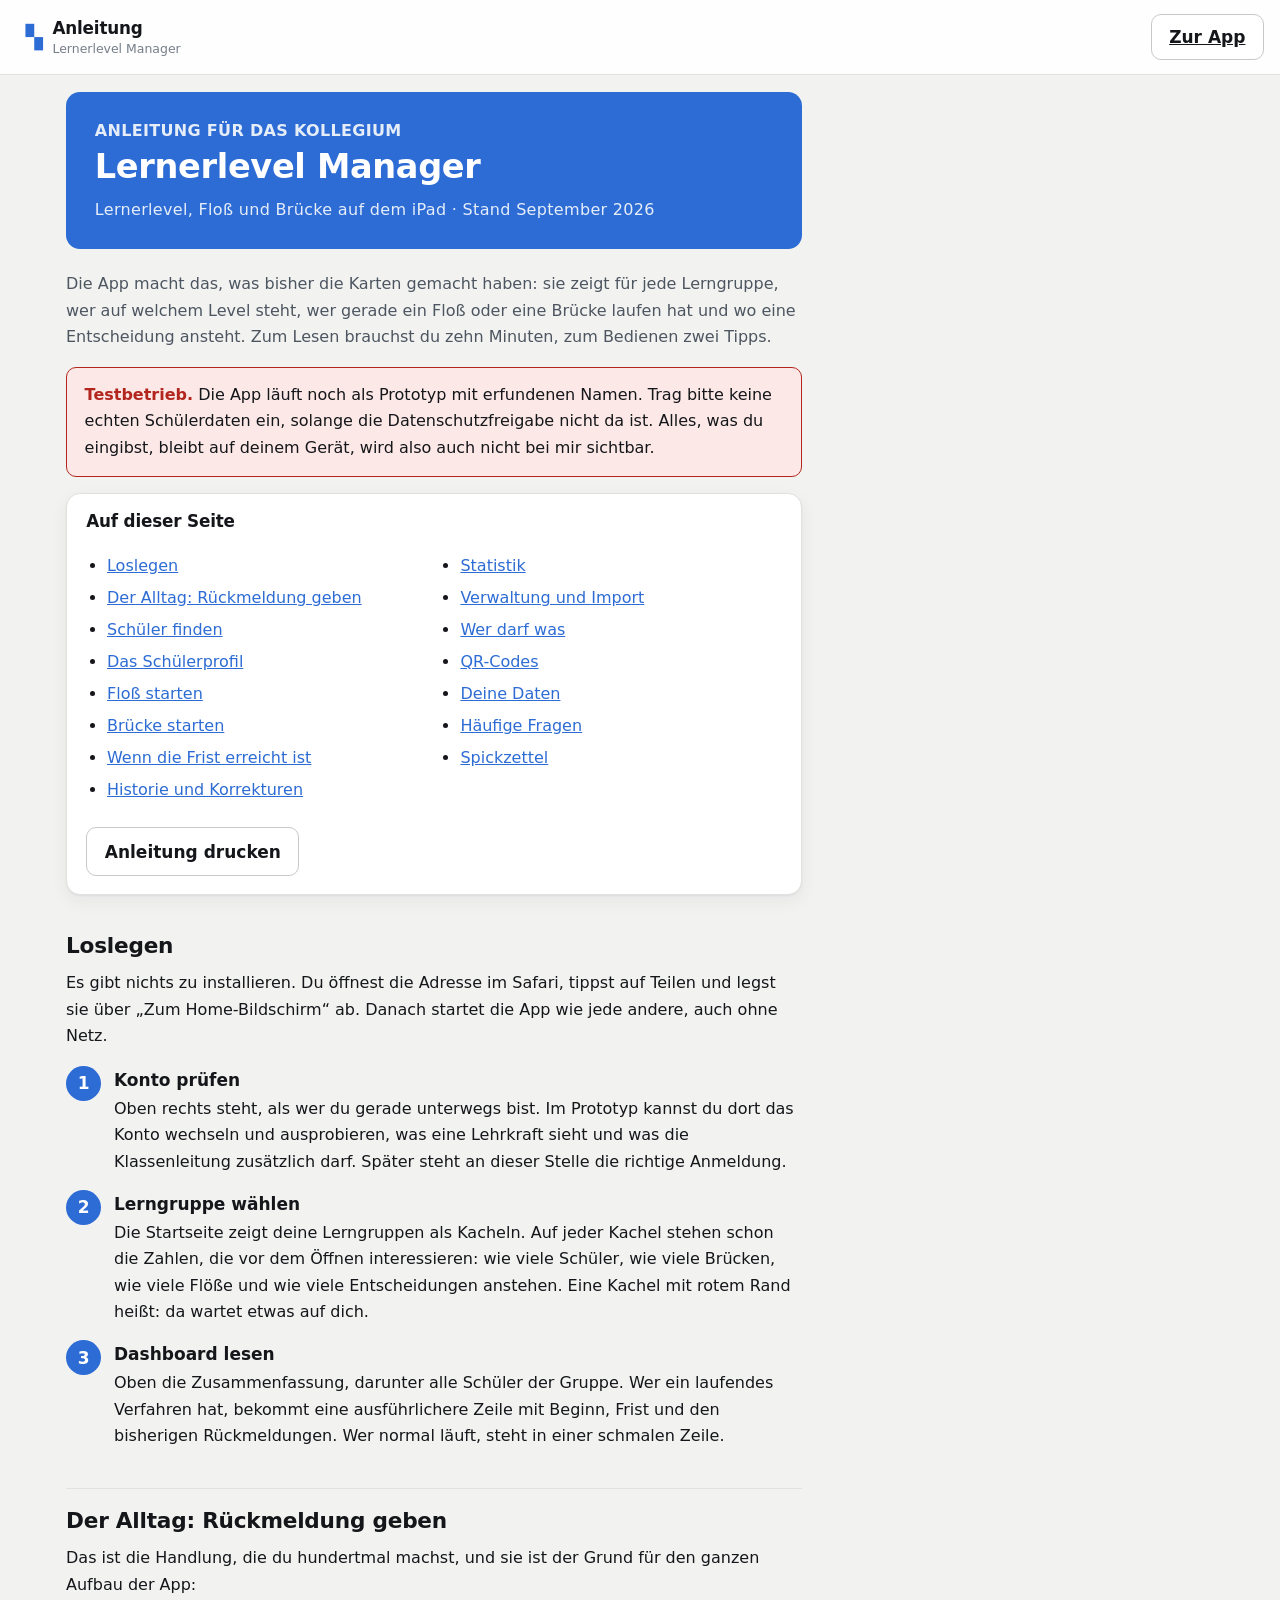
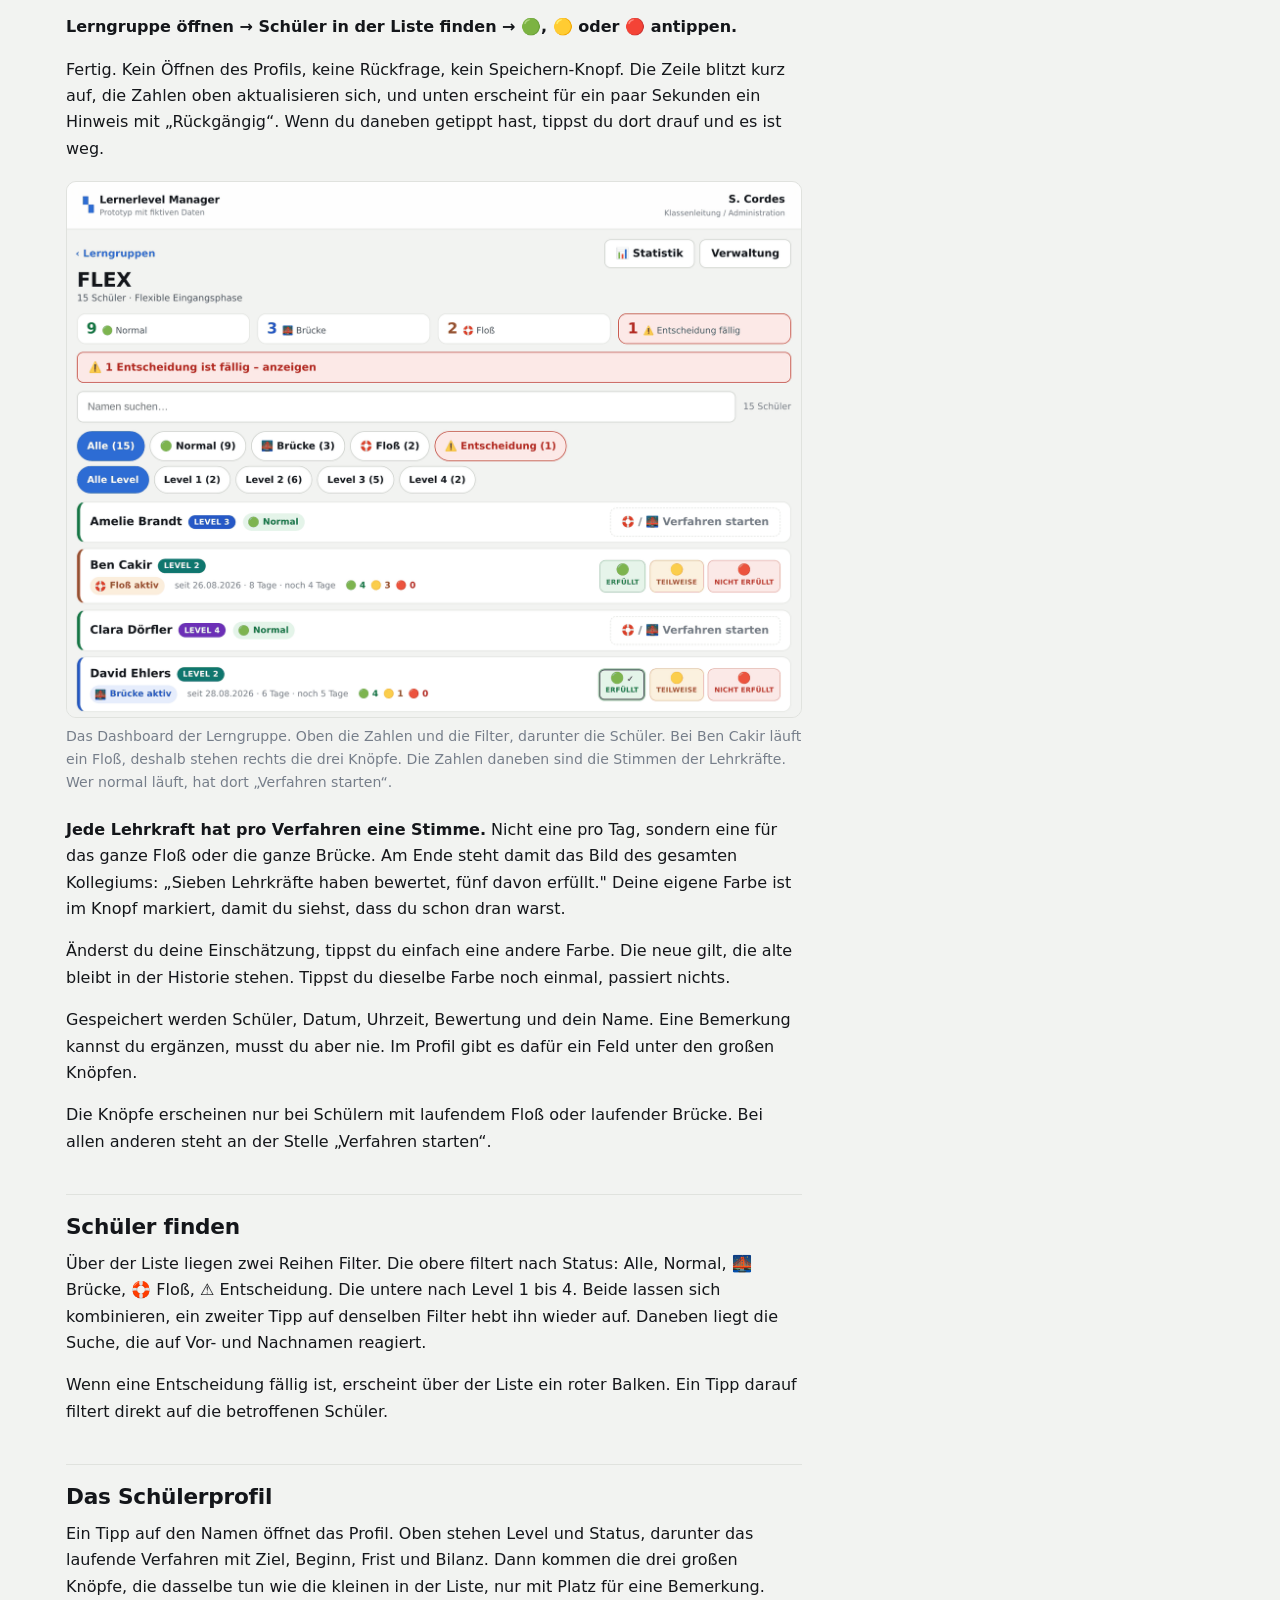
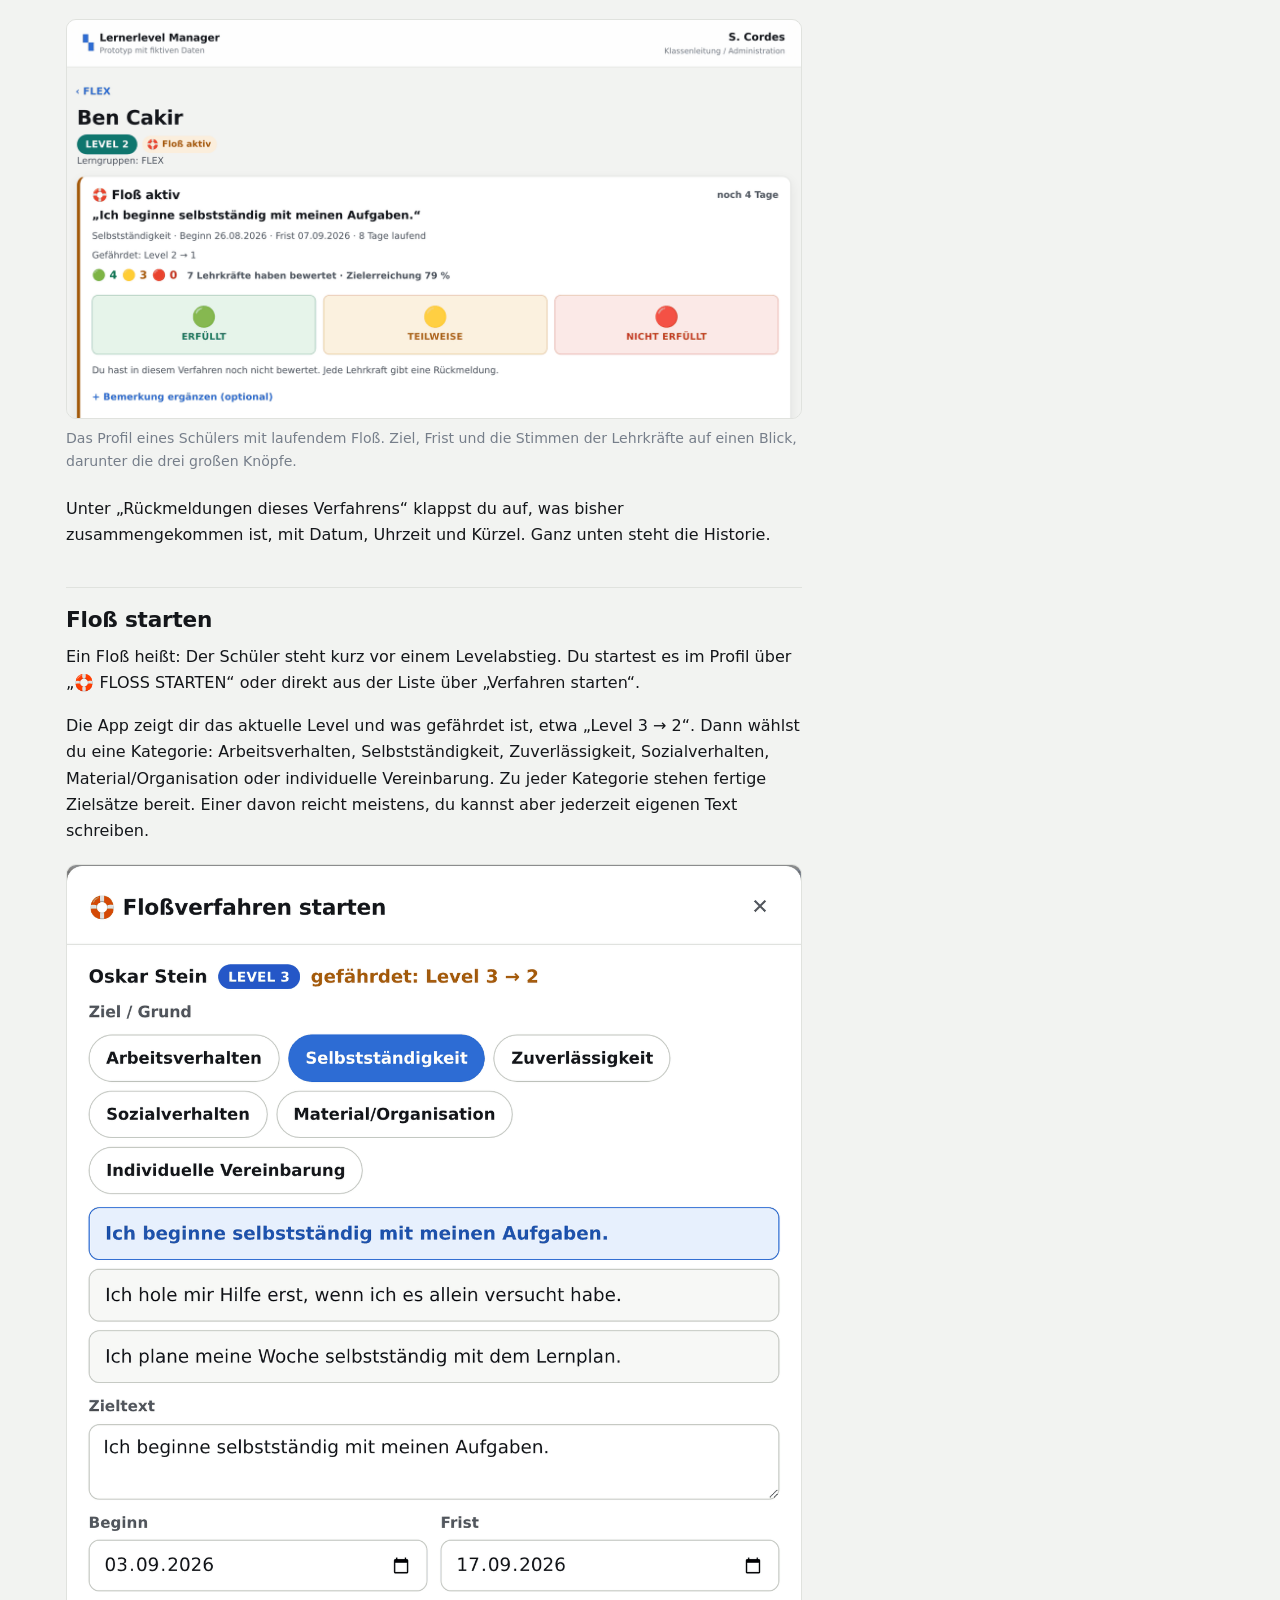
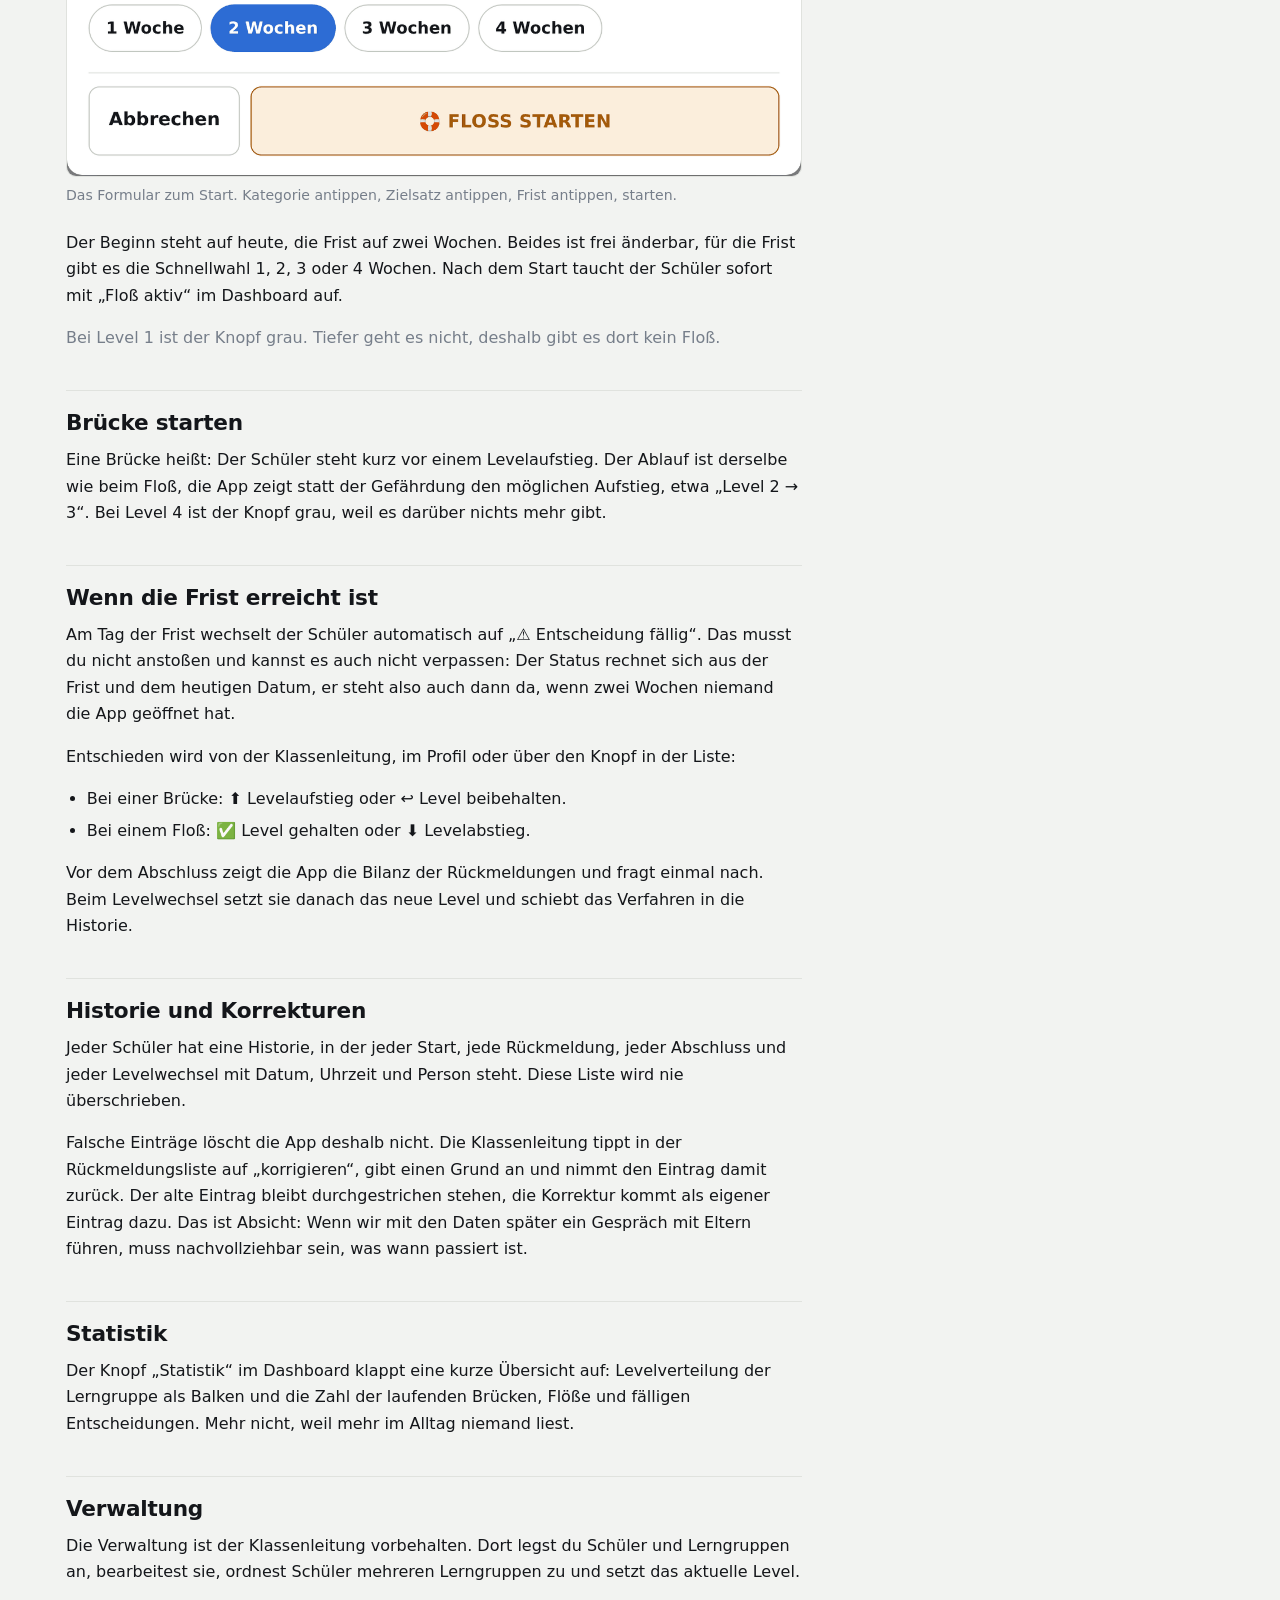
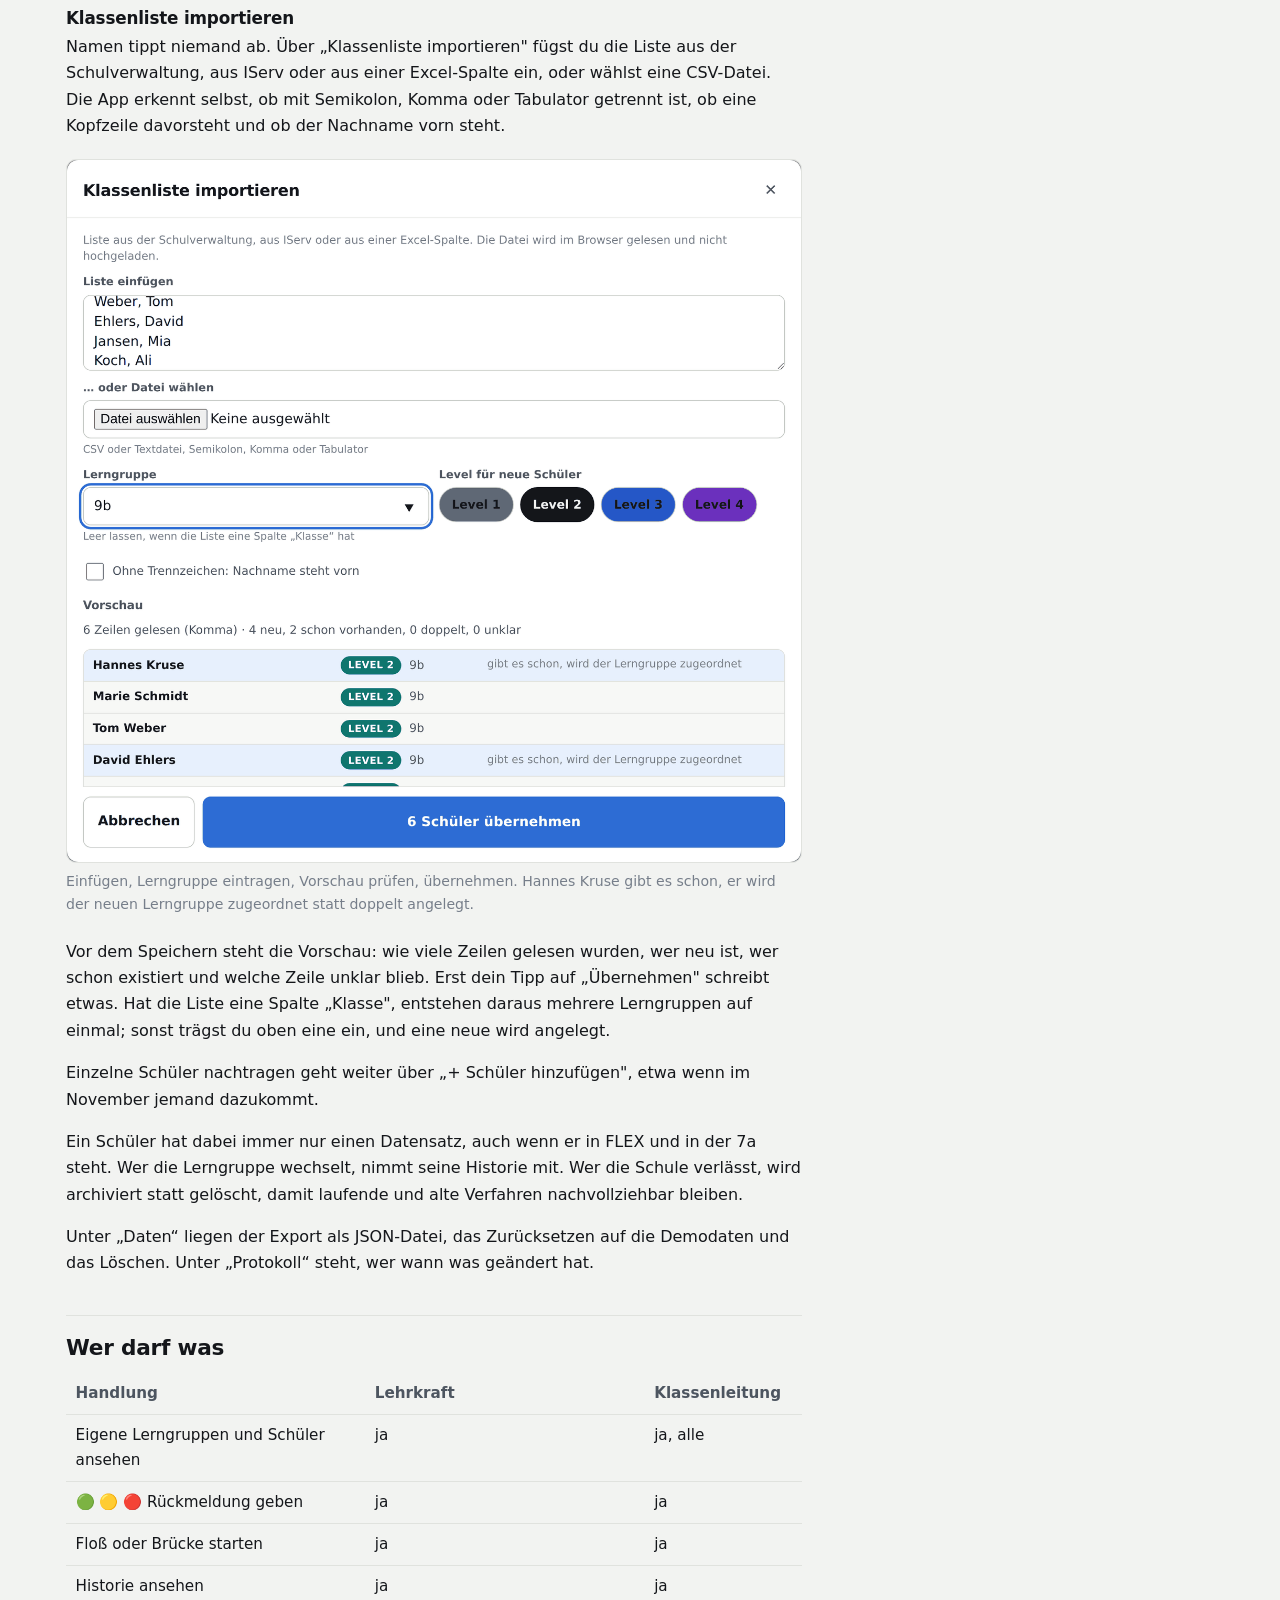
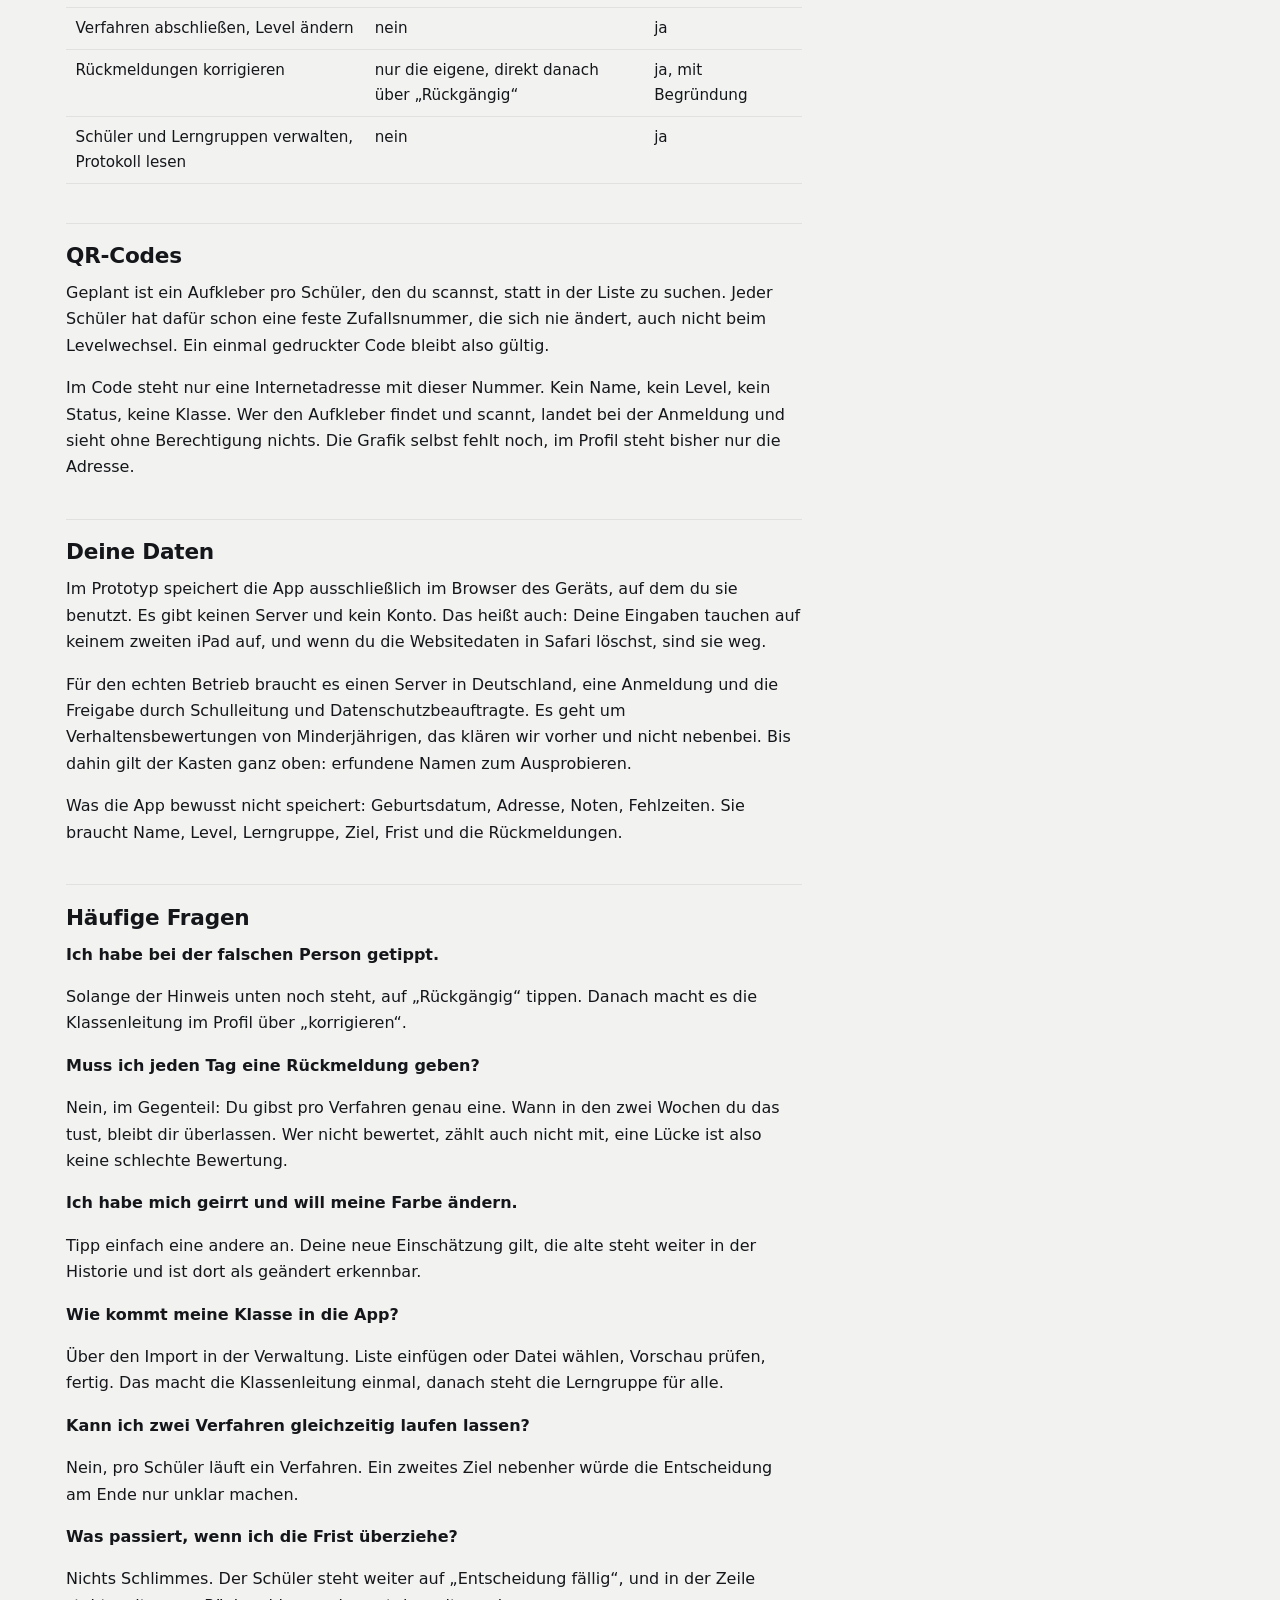
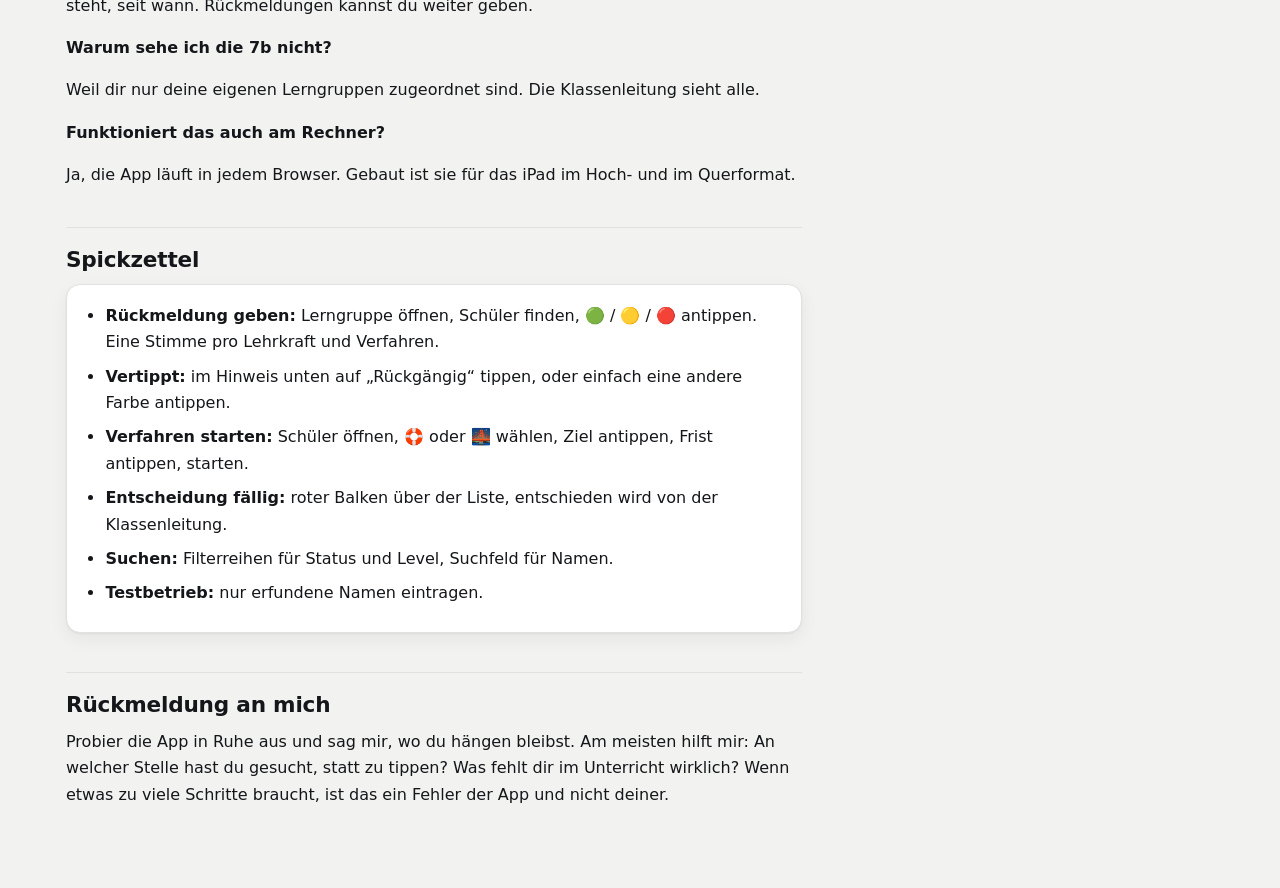
<file: lernerlevel/anleitung.html>
<!doctype html>
<html lang="de">
  <head>
    <meta charset="utf-8" />
    <meta name="viewport" content="width=device-width, initial-scale=1, viewport-fit=cover" />
    <title>Anleitung &middot; Lernerlevel Manager</title>
    <meta
      name="description"
      content="Kurzanleitung zum Lernerlevel Manager für das Kollegium. Zum Lesen am iPad und zum Ausdrucken."
    />
    <meta name="theme-color" content="#f7f7f5" media="(prefers-color-scheme: light)" />
    <meta name="theme-color" content="#131313" media="(prefers-color-scheme: dark)" />
    <meta name="color-scheme" content="light dark" />
    <meta name="robots" content="noindex, nofollow" />
    <link rel="icon" href="icons/icon-192.png" sizes="192x192" />
    <link rel="apple-touch-icon" href="icons/apple-touch-icon.png" />
    <link rel="stylesheet" href="css/app.css" />
    <style>
      /* Die Anleitung ist Fließtext, keine App-Oberfläche: begrenzte Zeilenlänge,
         mehr Zeilenhöhe, Überschriften, die eine Gliederung tragen. */
      .kopf .marke {
        cursor: default;
      }
      .doku {
        max-width: 46rem;
        line-height: 1.65;
      }
      .doku h2 {
        font-size: 1.35rem;
        scroll-margin-top: 5.5rem;
        margin: 2.4rem 0 0.7rem;
        padding-top: 1.2rem;
        border-top: 1px solid var(--linie);
      }
      .doku h2:first-of-type {
        border-top: 0;
        padding-top: 0;
      }
      .doku h3 {
        font-size: 1.05rem;
        margin: 1.4rem 0 0.35rem;
      }
      .doku p,
      .doku li {
        font-size: 1rem;
      }
      .doku ul,
      .doku ol {
        padding-left: 1.3rem;
        margin: 0.4rem 0 0.9rem;
      }
      .doku li {
        margin-bottom: 0.35rem;
      }
      .titel {
        background: var(--akzent);
        color: #fff;
        border-radius: var(--radius);
        padding: 1.6rem 1.8rem;
        margin-bottom: 1.4rem;
      }
      .titel h1 {
        color: #fff;
        font-size: 2.1rem;
        margin: 0.2rem 0 0.3rem;
      }
      .titel-oben,
      .titel-unter {
        font-size: 0.95rem;
        opacity: 0.88;
        letter-spacing: 0.02em;
      }
      .titel-oben {
        text-transform: uppercase;
        font-weight: 700;
        font-size: 0.78rem;
      }

      figure {
        margin: 1.2rem 0 1.4rem;
      }
      figure img {
        display: block;
        width: 100%;
        height: auto;
        border: 1px solid var(--linie);
        border-radius: var(--radius-klein);
      }
      figcaption {
        margin-top: 0.45rem;
        font-size: 0.88rem;
        color: var(--text-3);
      }

      /* Die App setzt p { margin: 0 } - im Fließtext braucht es wieder Abstand. */
      .doku > p,
      .doku > .achtung,
      .doku > .tafel,
      .doku > table,
      .doku > ul {
        margin-bottom: 1rem;
      }
      .doku h1 {
        margin-bottom: 0.6rem;
      }
      .lead {
        font-size: 1.1rem;
        color: var(--text-2);
        margin-bottom: 1.4rem;
      }
      .inhalt-liste {
        columns: 2;
        column-gap: 2rem;
        font-size: 0.95rem;
        padding-left: 1.1rem;
      }
      @media (max-width: 620px) {
        .inhalt-liste {
          columns: 1;
        }
      }
      .doku a {
        color: var(--akzent);
      }
      .schritt {
        display: grid;
        grid-template-columns: 2.2rem 1fr;
        gap: 0.8rem;
        margin-bottom: 0.9rem;
        align-items: start;
      }
      .schritt-nr {
        display: grid;
        place-items: center;
        width: 2.2rem;
        height: 2.2rem;
        border-radius: 999px;
        background: var(--akzent);
        color: var(--akzent-schrift);
        font-weight: 650;
      }
      .schritt p {
        margin: 0.15rem 0 0;
      }
      .schritt strong {
        display: block;
      }
      .doku table {
        width: 100%;
        border-collapse: collapse;
        margin: 0.6rem 0 1.2rem;
        font-size: 0.95rem;
      }
      .doku th,
      .doku td {
        text-align: left;
        vertical-align: top;
        padding: 0.5rem 0.6rem;
        border-bottom: 1px solid var(--linie);
      }
      .doku th {
        color: var(--text-2);
        font-weight: 650;
      }
      .spick ul {
        margin: 0;
        padding-left: 1.2rem;
      }
      .spick li {
        margin-bottom: 0.5rem;
      }
      .frage {
        font-weight: 650;
        margin-bottom: 0.15rem;
      }
      .frage + p {
        margin-bottom: 1rem;
      }
      .achtung {
        border: 1px solid var(--warnung);
        background: var(--warnung-flaeche);
        border-radius: var(--radius-klein);
        padding: 0.9rem 1.1rem;
      }
      .achtung strong {
        color: var(--warnung);
      }

      @media print {
        /* Auch aus dem dunklen Modus heraus druckt die Anleitung hell. */
        :root {
          color-scheme: light;
          --plane: #ffffff;
          --flaeche: #ffffff;
          --flaeche-2: #f5f6f4;
          --flaeche-3: #ebedea;
          --text: #14161a;
          --text-2: #454d57;
          --text-3: #5f666f;
          --linie: #d7d9d5;
          --linie-stark: #b9bdb8;
          --akzent: #1f52a8;
          --warnung: #a3211b;
          --warnung-flaeche: #fbeceb;
        }
        body {
          background: #fff;
        }
        .kopf,
        .drucken {
          display: none !important;
        }
        figure,
        .schritt,
        .achtung,
        .frage,
        tr {
          break-inside: avoid;
        }
        /* Bildschirmfotos so hoch begrenzen, dass sie auf eine Seite passen und
           keine halbleeren Seiten erzwingen. */
        figure img {
          max-height: 116mm;
          width: auto;
          max-width: 100%;
          margin: 0 auto;
        }
        figcaption {
          text-align: center;
        }
        p,
        li {
          orphans: 3;
          widows: 3;
        }
        thead {
          display: table-header-group;
        }
        .titel,
        .frage {
          break-after: avoid;
        }
        .seite {
          padding: 0;
        }
        .doku {
          max-width: none;
        }
        .tafel {
          box-shadow: none;
          border: 1px solid #ccc;
          break-inside: avoid;
        }
        .doku h2 {
          break-after: avoid;
        }
        a {
          color: inherit;
          text-decoration: none;
        }
        @page {
          margin: 16mm 16mm 18mm;
        }
      }
    </style>
  </head>
  <body>
    <header class="kopf">
      <span class="marke">
        <span class="marke-zeichen" aria-hidden="true">▚</span>
        <span class="marke-text">
          <strong>Anleitung</strong>
          <span class="marke-unter">Lernerlevel Manager</span>
        </span>
      </span>
      <a class="knopf" href="index.html">Zur App</a>
    </header>

    <main class="seite">
      <div class="doku">
        <div class="titel">
          <p class="titel-oben">Anleitung für das Kollegium</p>
          <h1>Lernerlevel Manager</h1>
          <p class="titel-unter">Lernerlevel, Floß und Brücke auf dem iPad · Stand September 2026</p>
        </div>
        <p class="lead">
          Die App macht das, was bisher die Karten gemacht haben: sie zeigt für jede Lerngruppe, wer
          auf welchem Level steht, wer gerade ein Floß oder eine Brücke laufen hat und wo eine
          Entscheidung ansteht. Zum Lesen brauchst du zehn Minuten, zum Bedienen zwei Tipps.
        </p>

        <div class="achtung">
          <p>
            <strong>Testbetrieb.</strong> Die App läuft noch als Prototyp mit erfundenen Namen. Trag
            bitte keine echten Schülerdaten ein, solange die Datenschutzfreigabe nicht da ist. Alles,
            was du eingibst, bleibt auf deinem Gerät, wird also auch nicht bei mir sichtbar.
          </p>
        </div>

        <section class="tafel">
          <h3 style="margin-top: 0">Auf dieser Seite</h3>
          <ul class="inhalt-liste">
            <li><a href="#start">Loslegen</a></li>
            <li><a href="#alltag">Der Alltag: Rückmeldung geben</a></li>
            <li><a href="#finden">Schüler finden</a></li>
            <li><a href="#profil">Das Schülerprofil</a></li>
            <li><a href="#floss">Floß starten</a></li>
            <li><a href="#bruecke">Brücke starten</a></li>
            <li><a href="#entscheidung">Wenn die Frist erreicht ist</a></li>
            <li><a href="#historie">Historie und Korrekturen</a></li>
            <li><a href="#statistik">Statistik</a></li>
            <li><a href="#verwaltung">Verwaltung und Import</a></li>
            <li><a href="#rollen">Wer darf was</a></li>
            <li><a href="#qr">QR-Codes</a></li>
            <li><a href="#daten">Deine Daten</a></li>
            <li><a href="#fragen">Häufige Fragen</a></li>
            <li><a href="#spick">Spickzettel</a></li>
          </ul>
          <div class="knopf-reihe drucken">
            <button class="knopf" type="button" onclick="window.print()">Anleitung drucken</button>
          </div>
        </section>

        <!-- ------------------------------------------------------------- -->
        <h2 id="start">Loslegen</h2>

        <p>
          Es gibt nichts zu installieren. Du öffnest die Adresse im Safari, tippst auf Teilen und
          legst sie über „Zum Home-Bildschirm“ ab. Danach startet die App wie jede andere, auch ohne
          Netz.
        </p>

        <div class="schritt">
          <span class="schritt-nr">1</span>
          <div>
            <strong>Konto prüfen</strong>
            <p>
              Oben rechts steht, als wer du gerade unterwegs bist. Im Prototyp kannst du dort das
              Konto wechseln und ausprobieren, was eine Lehrkraft sieht und was die Klassenleitung
              zusätzlich darf. Später steht an dieser Stelle die richtige Anmeldung.
            </p>
          </div>
        </div>
        <div class="schritt">
          <span class="schritt-nr">2</span>
          <div>
            <strong>Lerngruppe wählen</strong>
            <p>
              Die Startseite zeigt deine Lerngruppen als Kacheln. Auf jeder Kachel stehen schon die
              Zahlen, die vor dem Öffnen interessieren: wie viele Schüler, wie viele Brücken, wie
              viele Flöße und wie viele Entscheidungen anstehen. Eine Kachel mit rotem Rand heißt:
              da wartet etwas auf dich.
            </p>
          </div>
        </div>
        <div class="schritt">
          <span class="schritt-nr">3</span>
          <div>
            <strong>Dashboard lesen</strong>
            <p>
              Oben die Zusammenfassung, darunter alle Schüler der Gruppe. Wer ein laufendes Verfahren
              hat, bekommt eine ausführlichere Zeile mit Beginn, Frist und den bisherigen
              Rückmeldungen. Wer normal läuft, steht in einer schmalen Zeile.
            </p>
          </div>
        </div>

        <!-- ------------------------------------------------------------- -->
        <h2 id="alltag">Der Alltag: Rückmeldung geben</h2>

        <p>
          Das ist die Handlung, die du hundertmal machst, und sie ist der Grund für den ganzen
          Aufbau der App:
        </p>

        <p>
          <strong>Lerngruppe öffnen → Schüler in der Liste finden → 🟢, 🟡 oder 🔴 antippen.</strong>
        </p>

        <p>
          Fertig. Kein Öffnen des Profils, keine Rückfrage, kein Speichern-Knopf. Die Zeile blitzt
          kurz auf, die Zahlen oben aktualisieren sich, und unten erscheint für ein paar Sekunden
          ein Hinweis mit „Rückgängig“. Wenn du daneben getippt hast, tippst du dort drauf und es ist
          weg.
        </p>

        <figure>
          <img
            src="bilder/dashboard.png"
            alt="Dashboard der Lerngruppe FLEX mit Zusammenfassung, Filtern und Schülerliste"
          />
          <figcaption>
            Das Dashboard der Lerngruppe. Oben die Zahlen und die Filter, darunter die Schüler. Bei
            Ben Cakir läuft ein Floß, deshalb stehen rechts die drei Knöpfe. Die Zahlen daneben sind
            die Stimmen der Lehrkräfte. Wer normal läuft, hat dort „Verfahren starten“.
          </figcaption>
        </figure>

        <p>
          <strong>Jede Lehrkraft hat pro Verfahren eine Stimme.</strong> Nicht eine pro Tag, sondern
          eine für das ganze Floß oder die ganze Brücke. Am Ende steht damit das Bild des gesamten
          Kollegiums: „Sieben Lehrkräfte haben bewertet, fünf davon erfüllt." Deine eigene Farbe ist
          im Knopf markiert, damit du siehst, dass du schon dran warst.
        </p>

        <p>
          Änderst du deine Einschätzung, tippst du einfach eine andere Farbe. Die neue gilt, die
          alte bleibt in der Historie stehen. Tippst du dieselbe Farbe noch einmal, passiert nichts.
        </p>

        <p>
          Gespeichert werden Schüler, Datum, Uhrzeit, Bewertung und dein Name. Eine Bemerkung kannst
          du ergänzen, musst du aber nie. Im Profil gibt es dafür ein Feld unter den großen Knöpfen.
        </p>

        <p>
          Die Knöpfe erscheinen nur bei Schülern mit laufendem Floß oder laufender Brücke. Bei allen
          anderen steht an der Stelle „Verfahren starten“.
        </p>

        <!-- ------------------------------------------------------------- -->
        <h2 id="finden">Schüler finden</h2>

        <p>
          Über der Liste liegen zwei Reihen Filter. Die obere filtert nach Status: Alle, Normal,
          🌉 Brücke, 🛟 Floß, ⚠️ Entscheidung. Die untere nach Level 1 bis 4. Beide lassen sich
          kombinieren, ein zweiter Tipp auf denselben Filter hebt ihn wieder auf. Daneben liegt die
          Suche, die auf Vor- und Nachnamen reagiert.
        </p>

        <p>
          Wenn eine Entscheidung fällig ist, erscheint über der Liste ein roter Balken. Ein Tipp
          darauf filtert direkt auf die betroffenen Schüler.
        </p>

        <!-- ------------------------------------------------------------- -->
        <h2 id="profil">Das Schülerprofil</h2>

        <p>
          Ein Tipp auf den Namen öffnet das Profil. Oben stehen Level und Status, darunter das
          laufende Verfahren mit Ziel, Beginn, Frist und Bilanz. Dann kommen die drei großen Knöpfe,
          die dasselbe tun wie die kleinen in der Liste, nur mit Platz für eine Bemerkung.
        </p>

        <figure>
          <img
            src="bilder/profil.png"
            alt="Schülerprofil mit laufendem Floß, Ziel, Frist, Bilanz und drei großen Knöpfen"
          />
          <figcaption>
            Das Profil eines Schülers mit laufendem Floß. Ziel, Frist und die Stimmen der
            Lehrkräfte auf einen Blick, darunter die drei großen Knöpfe.
          </figcaption>
        </figure>

        <p>
          Unter „Rückmeldungen dieses Verfahrens“ klappst du auf, was bisher zusammengekommen ist,
          mit Datum, Uhrzeit und Kürzel. Ganz unten steht die Historie.
        </p>

        <!-- ------------------------------------------------------------- -->
        <h2 id="floss">Floß starten</h2>

        <p>
          Ein Floß heißt: Der Schüler steht kurz vor einem Levelabstieg. Du startest es im Profil
          über „🛟 FLOSS STARTEN“ oder direkt aus der Liste über „Verfahren starten“.
        </p>

        <p>
          Die App zeigt dir das aktuelle Level und was gefährdet ist, etwa „Level 3 → 2“. Dann wählst
          du eine Kategorie: Arbeitsverhalten, Selbstständigkeit, Zuverlässigkeit, Sozialverhalten,
          Material/Organisation oder individuelle Vereinbarung. Zu jeder Kategorie stehen fertige
          Zielsätze bereit. Einer davon reicht meistens, du kannst aber jederzeit eigenen Text
          schreiben.
        </p>

        <figure>
          <img
            src="bilder/floss-start.png"
            alt="Formular zum Starten eines Floßverfahrens mit Kategorien, Zielvorschlägen, Beginn und Frist"
          />
          <figcaption>
            Das Formular zum Start. Kategorie antippen, Zielsatz antippen, Frist antippen, starten.
          </figcaption>
        </figure>

        <p>
          Der Beginn steht auf heute, die Frist auf zwei Wochen. Beides ist frei änderbar, für die
          Frist gibt es die Schnellwahl 1, 2, 3 oder 4 Wochen. Nach dem Start taucht der Schüler
          sofort mit „Floß aktiv“ im Dashboard auf.
        </p>

        <p class="hinweis">
          Bei Level 1 ist der Knopf grau. Tiefer geht es nicht, deshalb gibt es dort kein Floß.
        </p>

        <!-- ------------------------------------------------------------- -->
        <h2 id="bruecke">Brücke starten</h2>

        <p>
          Eine Brücke heißt: Der Schüler steht kurz vor einem Levelaufstieg. Der Ablauf ist derselbe
          wie beim Floß, die App zeigt statt der Gefährdung den möglichen Aufstieg, etwa
          „Level 2 → 3“. Bei Level 4 ist der Knopf grau, weil es darüber nichts mehr gibt.
        </p>

        <!-- ------------------------------------------------------------- -->
        <h2 id="entscheidung">Wenn die Frist erreicht ist</h2>

        <p>
          Am Tag der Frist wechselt der Schüler automatisch auf „⚠️ Entscheidung fällig“. Das musst
          du nicht anstoßen und kannst es auch nicht verpassen: Der Status rechnet sich aus der
          Frist und dem heutigen Datum, er steht also auch dann da, wenn zwei Wochen niemand die App
          geöffnet hat.
        </p>

        <p>Entschieden wird von der Klassenleitung, im Profil oder über den Knopf in der Liste:</p>

        <ul>
          <li>Bei einer Brücke: ⬆️ Levelaufstieg oder ↩️ Level beibehalten.</li>
          <li>Bei einem Floß: ✅ Level gehalten oder ⬇️ Levelabstieg.</li>
        </ul>

        <p>
          Vor dem Abschluss zeigt die App die Bilanz der Rückmeldungen und fragt einmal nach. Beim
          Levelwechsel setzt sie danach das neue Level und schiebt das Verfahren in die Historie.
        </p>

        <!-- ------------------------------------------------------------- -->
        <h2 id="historie">Historie und Korrekturen</h2>

        <p>
          Jeder Schüler hat eine Historie, in der jeder Start, jede Rückmeldung, jeder Abschluss und
          jeder Levelwechsel mit Datum, Uhrzeit und Person steht. Diese Liste wird nie überschrieben.
        </p>

        <p>
          Falsche Einträge löscht die App deshalb nicht. Die Klassenleitung tippt in der
          Rückmeldungsliste auf „korrigieren“, gibt einen Grund an und nimmt den Eintrag damit
          zurück. Der alte
          Eintrag bleibt durchgestrichen stehen, die Korrektur kommt als eigener Eintrag dazu. Das
          ist Absicht: Wenn wir mit den Daten später ein Gespräch mit Eltern führen, muss
          nachvollziehbar sein, was wann passiert ist.
        </p>

        <!-- ------------------------------------------------------------- -->
        <h2 id="statistik">Statistik</h2>

        <p>
          Der Knopf „Statistik“ im Dashboard klappt eine kurze Übersicht auf: Levelverteilung der
          Lerngruppe als Balken und die Zahl der laufenden Brücken, Flöße und fälligen
          Entscheidungen. Mehr nicht, weil mehr im Alltag niemand liest.
        </p>

        <!-- ------------------------------------------------------------- -->
        <h2 id="verwaltung">Verwaltung</h2>

        <p>
          Die Verwaltung ist der Klassenleitung vorbehalten. Dort legst du Schüler und Lerngruppen an,
          bearbeitest sie, ordnest Schüler mehreren Lerngruppen zu und setzt das aktuelle Level.
        </p>

        <h3>Klassenliste importieren</h3>

        <p>
          Namen tippt niemand ab. Über „Klassenliste importieren" fügst du die Liste aus der
          Schulverwaltung, aus IServ oder aus einer Excel-Spalte ein, oder wählst eine CSV-Datei. Die
          App erkennt selbst, ob mit Semikolon, Komma oder Tabulator getrennt ist, ob eine Kopfzeile
          davorsteht und ob der Nachname vorn steht.
        </p>

        <figure>
          <img
            src="bilder/import.png"
            alt="Dialog zum Importieren einer Klassenliste mit Vorschau der erkannten Namen"
          />
          <figcaption>
            Einfügen, Lerngruppe eintragen, Vorschau prüfen, übernehmen. Hannes Kruse gibt es schon,
            er wird der neuen Lerngruppe zugeordnet statt doppelt angelegt.
          </figcaption>
        </figure>

        <p>
          Vor dem Speichern steht die Vorschau: wie viele Zeilen gelesen wurden, wer neu ist, wer
          schon existiert und welche Zeile unklar blieb. Erst dein Tipp auf „Übernehmen" schreibt
          etwas. Hat die Liste eine Spalte „Klasse", entstehen daraus mehrere Lerngruppen auf einmal;
          sonst trägst du oben eine ein, und eine neue wird angelegt.
        </p>

        <p>
          Einzelne Schüler nachtragen geht weiter über „+ Schüler hinzufügen", etwa wenn im November
          jemand dazukommt.
        </p>

        <p>
          Ein Schüler hat dabei immer nur einen Datensatz, auch wenn er in FLEX und in der 7a steht.
          Wer die Lerngruppe wechselt, nimmt seine Historie mit. Wer die Schule verlässt, wird
          archiviert statt gelöscht, damit laufende und alte Verfahren nachvollziehbar bleiben.
        </p>

        <p>
          Unter „Daten“ liegen der Export als JSON-Datei, das Zurücksetzen auf die Demodaten und das
          Löschen. Unter „Protokoll“ steht, wer wann was geändert hat.
        </p>

        <!-- ------------------------------------------------------------- -->
        <h2 id="rollen">Wer darf was</h2>

        <table>
          <thead>
            <tr>
              <th>Handlung</th>
              <th>Lehrkraft</th>
              <th>Klassenleitung</th>
            </tr>
          </thead>
          <tbody>
            <tr>
              <td>Eigene Lerngruppen und Schüler ansehen</td>
              <td>ja</td>
              <td>ja, alle</td>
            </tr>
            <tr>
              <td>🟢 🟡 🔴 Rückmeldung geben</td>
              <td>ja</td>
              <td>ja</td>
            </tr>
            <tr>
              <td>Floß oder Brücke starten</td>
              <td>ja</td>
              <td>ja</td>
            </tr>
            <tr>
              <td>Historie ansehen</td>
              <td>ja</td>
              <td>ja</td>
            </tr>
            <tr>
              <td>Verfahren abschließen, Level ändern</td>
              <td>nein</td>
              <td>ja</td>
            </tr>
            <tr>
              <td>Rückmeldungen korrigieren</td>
              <td>nur die eigene, direkt danach über „Rückgängig“</td>
              <td>ja, mit Begründung</td>
            </tr>
            <tr>
              <td>Schüler und Lerngruppen verwalten, Protokoll lesen</td>
              <td>nein</td>
              <td>ja</td>
            </tr>
          </tbody>
        </table>

        <!-- ------------------------------------------------------------- -->
        <h2 id="qr">QR-Codes</h2>

        <p>
          Geplant ist ein Aufkleber pro Schüler, den du scannst, statt in der Liste zu suchen. Jeder
          Schüler hat dafür schon eine feste Zufallsnummer, die sich nie ändert, auch nicht beim
          Levelwechsel. Ein einmal gedruckter Code bleibt also gültig.
        </p>

        <p>
          Im Code steht nur eine Internetadresse mit dieser Nummer. Kein Name, kein Level, kein
          Status, keine Klasse. Wer den Aufkleber findet und scannt, landet bei der Anmeldung und
          sieht ohne Berechtigung nichts. Die Grafik selbst fehlt noch, im Profil steht bisher nur
          die Adresse.
        </p>

        <!-- ------------------------------------------------------------- -->
        <h2 id="daten">Deine Daten</h2>

        <p>
          Im Prototyp speichert die App ausschließlich im Browser des Geräts, auf dem du sie
          benutzt. Es gibt keinen Server und kein Konto. Das heißt auch: Deine Eingaben tauchen auf
          keinem zweiten iPad auf, und wenn du die Websitedaten in Safari löschst, sind sie weg.
        </p>

        <p>
          Für den echten Betrieb braucht es einen Server in Deutschland, eine Anmeldung und die
          Freigabe durch Schulleitung und Datenschutzbeauftragte. Es geht um Verhaltensbewertungen
          von Minderjährigen, das klären wir vorher und nicht nebenbei. Bis dahin gilt der Kasten
          ganz oben: erfundene Namen zum Ausprobieren.
        </p>

        <p>
          Was die App bewusst nicht speichert: Geburtsdatum, Adresse, Noten, Fehlzeiten. Sie braucht
          Name, Level, Lerngruppe, Ziel, Frist und die Rückmeldungen.
        </p>

        <!-- ------------------------------------------------------------- -->
        <h2 id="fragen">Häufige Fragen</h2>

        <p class="frage">Ich habe bei der falschen Person getippt.</p>
        <p>
          Solange der Hinweis unten noch steht, auf „Rückgängig“ tippen. Danach macht es die
          Klassenleitung im Profil über „korrigieren“.
        </p>

        <p class="frage">Muss ich jeden Tag eine Rückmeldung geben?</p>
        <p>
          Nein, im Gegenteil: Du gibst pro Verfahren genau eine. Wann in den zwei Wochen du das
          tust, bleibt dir überlassen. Wer nicht bewertet, zählt auch nicht mit, eine Lücke ist also
          keine schlechte Bewertung.
        </p>

        <p class="frage">Ich habe mich geirrt und will meine Farbe ändern.</p>
        <p>
          Tipp einfach eine andere an. Deine neue Einschätzung gilt, die alte steht weiter in der
          Historie und ist dort als geändert erkennbar.
        </p>

        <p class="frage">Wie kommt meine Klasse in die App?</p>
        <p>
          Über den Import in der Verwaltung. Liste einfügen oder Datei wählen, Vorschau prüfen,
          fertig. Das macht die Klassenleitung einmal, danach steht die Lerngruppe für alle.
        </p>

        <p class="frage">Kann ich zwei Verfahren gleichzeitig laufen lassen?</p>
        <p>
          Nein, pro Schüler läuft ein Verfahren. Ein zweites Ziel nebenher würde die Entscheidung am
          Ende nur unklar machen.
        </p>

        <p class="frage">Was passiert, wenn ich die Frist überziehe?</p>
        <p>
          Nichts Schlimmes. Der Schüler steht weiter auf „Entscheidung fällig“, und in der Zeile
          steht, seit wann. Rückmeldungen kannst du weiter geben.
        </p>

        <p class="frage">Warum sehe ich die 7b nicht?</p>
        <p>
          Weil dir nur deine eigenen Lerngruppen zugeordnet sind. Die Klassenleitung sieht alle.
        </p>

        <p class="frage">Funktioniert das auch am Rechner?</p>
        <p>
          Ja, die App läuft in jedem Browser. Gebaut ist sie für das iPad im Hoch- und im Querformat.
        </p>

        <!-- ------------------------------------------------------------- -->
        <h2 id="spick">Spickzettel</h2>

        <section class="tafel spick">
          <ul>
            <li><strong>Rückmeldung geben:</strong> Lerngruppe öffnen, Schüler finden, 🟢 / 🟡 / 🔴 antippen. Eine Stimme pro Lehrkraft und Verfahren.</li>
            <li><strong>Vertippt:</strong> im Hinweis unten auf „Rückgängig“ tippen, oder einfach eine andere Farbe antippen.</li>
            <li><strong>Verfahren starten:</strong> Schüler öffnen, 🛟 oder 🌉 wählen, Ziel antippen, Frist antippen, starten.</li>
            <li><strong>Entscheidung fällig:</strong> roter Balken über der Liste, entschieden wird von der Klassenleitung.</li>
            <li><strong>Suchen:</strong> Filterreihen für Status und Level, Suchfeld für Namen.</li>
            <li><strong>Testbetrieb:</strong> nur erfundene Namen eintragen.</li>
          </ul>
        </section>

        <!-- ------------------------------------------------------------- -->
        <h2 id="feedback">Rückmeldung an mich</h2>

        <p>
          Probier die App in Ruhe aus und sag mir, wo du hängen bleibst. Am meisten hilft mir: An
          welcher Stelle hast du gesucht, statt zu tippen? Was fehlt dir im Unterricht wirklich? Wenn
          etwas zu viele Schritte braucht, ist das ein Fehler der App und nicht deiner.
        </p>
      </div>
    </main>
  </body>
</html>
</file>
<file: css/app.css>
/* ==========================================================================
   Lehrerzeit - Arbeitszeitdokumentation
   Ein einziges Stylesheet, keine Abhaengigkeiten.
   ========================================================================== */

:root {
  color-scheme: light;

  --plane: #f9f9f7;
  --surface-1: #fcfcfb;
  --surface-2: #f2f2ef;
  --surface-3: #e9e9e4;

  --text-primary: #0b0b0b;
  --text-secondary: #52514e;
  --text-muted: #6c6b66;

  --line: #e1e0d9;
  --line-strong: #c3c2b7;

  --accent: #2a78d6;
  --accent-stark: #1c5cab;
  --accent-schwach: #cde2fb;
  --accent-ink: #ffffff;

  --status-gut: #0ca30c;
  --status-warnung: #b8760a;
  --status-kritisch: #d03b3b;
  --status-gut-flaeche: #e6f6e6;
  --status-kritisch-flaeche: #fbeaea;

  --radius: 12px;
  --radius-klein: 8px;
  --schatten: 0 1px 2px rgba(11, 11, 11, 0.06), 0 4px 12px rgba(11, 11, 11, 0.05);
  --font: system-ui, -apple-system, 'Segoe UI', sans-serif;
}

@media (prefers-color-scheme: dark) {
  :root:not([data-theme='light']) {
    color-scheme: dark;
    --plane: #0d0d0d;
    --surface-1: #1a1a19;
    --surface-2: #232322;
    --surface-3: #2c2c2a;
    --text-primary: #ffffff;
    --text-secondary: #c3c2b7;
    --text-muted: #98968e;
    --line: #2c2c2a;
    --line-strong: #383835;
    --accent: #3987e5;
    --accent-stark: #86b6ef;
    --accent-schwach: #184f95;
    --accent-ink: #0d0d0d;
    --status-gut: #0ca30c;
    --status-warnung: #fab219;
    --status-kritisch: #e66767;
    --status-gut-flaeche: #122a12;
    --status-kritisch-flaeche: #331c1c;
    --schatten: 0 1px 2px rgba(0, 0, 0, 0.5), 0 4px 12px rgba(0, 0, 0, 0.35);
  }
}

:root[data-theme='dark'] {
  color-scheme: dark;
  --plane: #0d0d0d;
  --surface-1: #1a1a19;
  --surface-2: #232322;
  --surface-3: #2c2c2a;
  --text-primary: #ffffff;
  --text-secondary: #c3c2b7;
  --text-muted: #98968e;
  --line: #2c2c2a;
  --line-strong: #383835;
  --accent: #3987e5;
  --accent-stark: #86b6ef;
  --accent-schwach: #184f95;
  --accent-ink: #0d0d0d;
  --status-gut: #0ca30c;
  --status-warnung: #fab219;
  --status-kritisch: #e66767;
  --status-gut-flaeche: #122a12;
  --status-kritisch-flaeche: #331c1c;
  --schatten: 0 1px 2px rgba(0, 0, 0, 0.5), 0 4px 12px rgba(0, 0, 0, 0.35);
}

* { box-sizing: border-box; }

html, body {
  margin: 0;
  padding: 0;
  background: var(--plane);
  color: var(--text-primary);
  font-family: var(--font);
  font-size: 16px;
  line-height: 1.5;
  -webkit-text-size-adjust: 100%;
}

/* Die App-Hülle ist eine Flex-Spalte: Kopf, Inhalt, Navigation. Beide Leisten
   kleben per `sticky` am Rand, statt mit `fixed` über dem Inhalt zu schweben.
   Der Vorteil ist handfest: Die Navigation belegt echten Platz im Layout und
   kann den Inhalt nicht verdecken - das bisherige `padding-bottom: 6.5rem` am
   Inhalt war eine Schätzung, die bei größerer Schrift oder mehr Einträgen
   irgendwann nicht mehr gepasst hätte.
   Höhe in `svh`: das ist der kleine Viewport, also die Höhe, die auch bei
   ausgeklappter Browserleiste sicher sichtbar ist. Lieber ein paar Pixel Luft
   als eine Leiste, die unter dem Rand verschwindet. */
body {
  min-height: 100vh;
  min-height: 100svh;
  display: flex;
  flex-direction: column;
  padding-bottom: env(safe-area-inset-bottom);
}

h1, h2, h3 { line-height: 1.25; margin: 0 0 0.5rem; font-weight: 650; }
h1 { font-size: 1.25rem; }
h2 { font-size: 1.05rem; }
h3 { font-size: 0.95rem; }
p { margin: 0 0 0.75rem; }
a { color: var(--accent); }

/* ------------------------------- Layout --------------------------------- */

.kopf {
  order: 0;
  position: sticky;
  top: 0;
  z-index: 30;
  display: flex;
  align-items: center;
  gap: 0.75rem;
  padding: 0.6rem 1rem;
  padding-top: calc(0.6rem + env(safe-area-inset-top));
  background: var(--surface-1);
  border-bottom: 1px solid var(--line);
}

.kopf-titel { flex: 1; min-width: 0; }
.kopf-titel strong { display: block; font-size: 1rem; }
.kopf-titel span { display: block; font-size: 0.78rem; color: var(--text-secondary); }

main {
  /* Steht im Markup vor der Navigation, wird aber darüber angezeigt - so bleibt
     die Dokumentreihenfolge für Screenreader sinnvoll. */
  order: 2;
  flex: 1 0 auto;
  width: 100%;
  max-width: 860px;
  margin: 0 auto;
  padding: 1rem 1rem 2rem;
}

/* ---------------------------- Navigation -------------------------------- */

.nav {
  order: 3;
  position: sticky;
  bottom: 0;
  z-index: 40;
  display: grid;
  grid-template-columns: repeat(5, 1fr);
  background: var(--surface-1);
  border-top: 1px solid var(--line);
}

.nav button {
  appearance: none;
  border: 0;
  background: none;
  color: var(--text-secondary);
  font: inherit;
  font-size: 0.72rem;
  padding: 0.5rem 0.25rem 0.6rem;
  cursor: pointer;
  display: flex;
  flex-direction: column;
  align-items: center;
  gap: 0.15rem;
  border-top: 2px solid transparent;
  min-height: 56px;
}

.nav button svg { width: 22px; height: 22px; fill: none; stroke: currentColor; stroke-width: 1.8; }
.nav button[aria-current='page'] { color: var(--accent); border-top-color: var(--accent); }

@media (min-width: 760px) {
  /* Auf dem Desktop wandert die Navigation nach oben unter den Kopf. */
  .nav {
    order: 1;
    top: 57px;
    bottom: auto;
    width: 100%;
    max-width: 860px;
    margin: 0 auto;
    grid-template-columns: repeat(5, auto);
    justify-content: start;
    gap: 0.25rem;
    border-top: 0;
    border-bottom: 1px solid var(--line);
    background: var(--plane);
  }
  .nav button { flex-direction: row; font-size: 0.9rem; padding: 0.6rem 0.9rem; min-height: 0; }
  main { padding-bottom: 3rem; }
}

/* ------------------------------- Karten --------------------------------- */

.karte {
  background: var(--surface-1);
  border: 1px solid var(--line);
  border-radius: var(--radius);
  padding: 1rem;
  margin-bottom: 1rem;
  box-shadow: var(--schatten);
}

.karte > h2:first-child, .karte > h3:first-child { margin-top: 0; }

.hinweis {
  background: var(--surface-2);
  border-left: 3px solid var(--accent);
  border-radius: var(--radius-klein);
  padding: 0.7rem 0.9rem;
  font-size: 0.87rem;
  color: var(--text-secondary);
  margin-bottom: 1rem;
}

.hinweis.warnung { border-left-color: var(--status-warnung); }
.hinweis.fehler { border-left-color: var(--status-kritisch); background: var(--status-kritisch-flaeche); }
.hinweis strong { color: var(--text-primary); }

/* ----------------------------- Kennzahlen -------------------------------- */

.kennzahlen {
  display: grid;
  grid-template-columns: repeat(auto-fit, minmax(140px, 1fr));
  gap: 0.75rem;
}

.kennzahl {
  background: var(--surface-2);
  border-radius: var(--radius-klein);
  padding: 0.75rem 0.85rem;
}

.kennzahl dt {
  font-size: 0.76rem;
  color: var(--text-secondary);
  text-transform: uppercase;
  letter-spacing: 0.03em;
  margin-bottom: 0.15rem;
}

.kennzahl dd {
  margin: 0;
  /* Skaliert mit, damit lange Werte wie "-1623:49 h" nicht umbrechen. */
  font-size: clamp(1.15rem, 5vw, 1.5rem);
  font-weight: 650;
  font-variant-numeric: tabular-nums;
}

.kennzahl .zusatz { display: block; font-size: 0.78rem; font-weight: 400; color: var(--text-secondary); }

/* Nur Mehrarbeit wird farbig hervorgehoben. "Unter der Soll-Zeit" bleibt
   neutral - grün würde behaupten, weniger Arbeit sei das gute Ergebnis, dabei
   heißt es meistens schlicht: hier fehlt noch eine Eintragung. Vorzeichen und
   Beschriftung tragen die Aussage ohnehin, nicht die Farbe. */
.kennzahl.mehrarbeit dd { color: var(--status-kritisch); }
.kennzahl.minderarbeit dd { color: var(--text-secondary); }

/* Fortschritt Ist/Soll */
.fortschritt { margin: 0.85rem 0 0.25rem; }
.fortschritt-spur {
  position: relative;
  display: flex;
  height: 10px;
  border-radius: 999px;
  background: var(--surface-3);
  overflow: hidden;
}
.fortschritt-fuellung { background: var(--accent); }
.fortschritt-ueber { background: var(--status-kritisch); border-left: 2px solid var(--surface-1); }

/* ----------------------------- Formulare -------------------------------- */

label { display: block; font-size: 0.85rem; color: var(--text-secondary); margin-bottom: 0.25rem; }

input[type='text'], input[type='number'], input[type='date'], input[type='time'],
select, textarea {
  width: 100%;
  font: inherit;
  color: var(--text-primary);
  background: var(--surface-1);
  border: 1px solid var(--line-strong);
  border-radius: var(--radius-klein);
  padding: 0.55rem 0.65rem;
  min-height: 44px;
}

textarea { min-height: 72px; resize: vertical; }

input:focus-visible, select:focus-visible, textarea:focus-visible,
button:focus-visible, summary:focus-visible, [tabindex]:focus-visible {
  outline: 2px solid var(--accent);
  outline-offset: 2px;
}

/* Kopf- und Navigationsleiste sind fixiert. Ohne diesen Abstand landet ein
   Element, zu dem der Browser springt - per Tastatur, per Sprungmarke oder beim
   Öffnen der Bildschirmtastatur - unter einer der beiden Leisten und ist dann
   weder sichtbar noch antippbar. */
button, input, select, textarea, summary, a, [tabindex] {
  scroll-margin-top: 96px;
  scroll-margin-bottom: 96px;
}

.feld { margin-bottom: 0.85rem; }
.feld-hinweis { font-size: 0.78rem; color: var(--text-muted); margin-top: 0.25rem; }

.feld-reihe { display: grid; grid-template-columns: 1fr 1fr; gap: 0.75rem; }
@media (max-width: 480px) { .feld-reihe { grid-template-columns: 1fr; } }

/* ------------------------------- Buttons -------------------------------- */

.btn {
  appearance: none;
  font: inherit;
  font-weight: 550;
  border-radius: var(--radius-klein);
  border: 1px solid var(--line-strong);
  background: var(--surface-1);
  color: var(--text-primary);
  padding: 0.6rem 0.9rem;
  min-height: 44px;
  cursor: pointer;
  display: inline-flex;
  align-items: center;
  justify-content: center;
  gap: 0.4rem;
}

.btn:hover { background: var(--surface-2); }
.btn.primaer { background: var(--accent); border-color: var(--accent); color: var(--accent-ink); }
.btn.primaer:hover { background: var(--accent-stark); border-color: var(--accent-stark); }
.btn.gefahr { color: var(--status-kritisch); border-color: var(--status-kritisch); }
.btn.klein { min-height: 36px; padding: 0.3rem 0.6rem; font-size: 0.85rem; }
.btn.breit { width: 100%; }
.btn:disabled { opacity: 0.5; cursor: not-allowed; }

.btn-reihe { display: flex; flex-wrap: wrap; gap: 0.5rem; }

/* Auf schmalen Displays und Touch-Geräten bleibt auch der kleine Knopf bei
   44px - mit dem Finger trifft man 36px nicht zuverlässig. Beide Bedingungen,
   weil nicht jeder Browser `pointer: coarse` korrekt meldet. */
@media (pointer: coarse), (max-width: 760px) {
  .btn.klein { min-height: 44px; }
  .chip { min-height: 44px; }
}

.chip-reihe { display: flex; flex-wrap: wrap; gap: 0.4rem; }

.chip {
  appearance: none;
  font: inherit;
  font-size: 0.85rem;
  border: 1px solid var(--line-strong);
  background: var(--surface-1);
  color: var(--text-primary);
  border-radius: 999px;
  padding: 0.4rem 0.8rem;
  min-height: 40px;
  cursor: pointer;
}

.chip[aria-pressed='true'] {
  background: var(--accent);
  border-color: var(--accent);
  color: var(--accent-ink);
}

/* ------------------------------ Timer ----------------------------------- */

.timer {
  display: flex;
  align-items: center;
  gap: 1rem;
  flex-wrap: wrap;
  background: var(--surface-2);
  border-radius: var(--radius-klein);
  padding: 0.85rem;
}

.timer-uhr {
  font-size: 2rem;
  font-weight: 650;
  font-variant-numeric: tabular-nums;
  letter-spacing: 0.02em;
}

.timer-info { flex: 1; min-width: 140px; font-size: 0.85rem; color: var(--text-secondary); }

/* ----------------------------- Eintragsliste ----------------------------- */

.eintraege { list-style: none; margin: 0; padding: 0; }

.eintrag {
  display: grid;
  grid-template-columns: 1fr auto auto;
  align-items: center;
  gap: 0.5rem;
  padding: 0.6rem 0;
  border-bottom: 1px solid var(--line);
}

.eintrag:last-child { border-bottom: 0; }
.eintrag-titel { font-weight: 550; }
.eintrag-meta { font-size: 0.8rem; color: var(--text-secondary); }
.eintrag-dauer { font-variant-numeric: tabular-nums; font-weight: 600; white-space: nowrap; }

/* Auf schmalen Displays rutschen die Aktionen unter den Eintrag,
   damit Titel und Dauer nicht auf zwei Zeichen zusammengequetscht werden. */
@media (max-width: 560px) {
  .eintrag { grid-template-columns: 1fr auto; }
  .eintrag .btn-reihe { grid-column: 1 / -1; justify-content: flex-end; }
}

.leer { color: var(--text-muted); font-style: italic; padding: 0.75rem 0; }

/* ------------------------------- Tabellen -------------------------------- */

.tabelle-wrap { overflow-x: auto; -webkit-overflow-scrolling: touch; }

table { border-collapse: collapse; width: 100%; font-size: 0.88rem; }
th, td { text-align: left; padding: 0.45rem 0.5rem; border-bottom: 1px solid var(--line); }
th { font-weight: 600; color: var(--text-secondary); }
td.zahl, th.zahl { text-align: right; font-variant-numeric: tabular-nums; }
tbody tr:hover { background: var(--surface-2); }

.saldo-plus { color: var(--status-kritisch); font-weight: 600; }
.saldo-minus { color: var(--text-secondary); }
.tag-frei td, .tag-frei th { color: var(--text-muted); }

/* --------------------------- Wochen-Matrix ------------------------------- */

.matrix { min-width: 640px; }
/* Touch-Ziele bleiben auch in der dichten Matrix bei 44px - darunter trifft
   man auf dem Telefon regelmäßig die Nachbarzelle. */
.matrix input {
  min-height: 44px;
  padding: 0.25rem 0.35rem;
  text-align: right;
  font-variant-numeric: tabular-nums;
}
.matrix input:disabled { background: var(--surface-2); color: var(--text-muted); }
.matrix th.kat { min-width: 170px; font-weight: 500; color: var(--text-primary); }
.matrix .heute { background: var(--accent-schwach); }

/* -------------------------- Ermäßigungstabelle ---------------------------- */

/* Ohne Mindestbreite quetscht der Browser die fünf Spalten auf dem Telefon zu
   unlesbaren Stummeln zusammen. Lieber waagerecht scrollen - wie bei der
   Wochenmatrix und dem Stundenplan auch. */
.ermaessigungen { min-width: 620px; }
.ermaessigungen input[type='text'] { min-width: 11rem; }
.ermaessigungen select { min-width: 9rem; }

/* ---------------------------- Stundenplan -------------------------------- */

.plan { min-width: 620px; }
.plan td { padding: 0.25rem; }
.plan input { min-height: 44px; padding: 0.25rem 0.4rem; font-size: 0.85rem; }
.plan .stundennr { font-variant-numeric: tabular-nums; color: var(--text-secondary); width: 3rem; }

/* ------------------------------ Diagramme -------------------------------- */

.viz { margin: 0 0 0.5rem; }
.viz-svg { width: 100%; height: auto; display: block; }
.viz-leer { color: var(--text-muted); font-style: italic; }

.viz-balken { fill: var(--accent); }
.viz-label { fill: var(--text-secondary); font-size: 13px; font-family: var(--font); }
.viz-wert { fill: var(--text-primary); font-size: 13px; font-weight: 600; font-family: var(--font); font-variant-numeric: tabular-nums; }
.viz-tick { fill: var(--text-muted); font-size: 11px; font-family: var(--font); font-variant-numeric: tabular-nums; }
.viz-achsentitel { fill: var(--text-muted); font-size: 11px; font-family: var(--font); }
.viz-grid { stroke: var(--line); stroke-width: 1; }
.viz-achse { stroke: var(--line-strong); stroke-width: 1; }
.viz-soll-linie { stroke: var(--text-muted); stroke-width: 2; stroke-dasharray: 5 4; }
.viz-hit { fill: transparent; }
.viz-zeile { cursor: default; }
.viz-zeile:hover .viz-balken, .viz-zeile:focus-visible .viz-balken { fill: var(--accent-stark); }

.viz-legende { display: flex; gap: 1rem; flex-wrap: wrap; font-size: 0.82rem; color: var(--text-secondary); margin-top: 0.4rem; }
.viz-legende-item { display: inline-flex; align-items: center; gap: 0.35rem; }
.viz-swatch { width: 12px; height: 12px; border-radius: 3px; background: var(--accent); display: inline-block; }
.viz-swatch-linie { width: 16px; height: 0; border-top: 2px dashed var(--text-muted); display: inline-block; }

.viz-tabelle { margin-top: 0.5rem; }
.viz-tabelle summary { cursor: pointer; font-size: 0.85rem; color: var(--text-secondary); padding: 0.25rem 0; }
.viz-tabelle table { margin-top: 0.5rem; }

.viz-tooltip {
  position: fixed;
  z-index: 100;
  pointer-events: none;
  background: var(--surface-1);
  color: var(--text-primary);
  border: 1px solid var(--line-strong);
  border-radius: var(--radius-klein);
  box-shadow: var(--schatten);
  padding: 0.5rem 0.65rem;
  font-size: 0.82rem;
  line-height: 1.4;
  max-width: 260px;
}

/* -------------------------------- Dialog --------------------------------- */

dialog {
  border: 1px solid var(--line);
  border-radius: var(--radius);
  background: var(--surface-1);
  color: var(--text-primary);
  padding: 1.25rem;
  max-width: 480px;
  width: calc(100% - 2rem);
  box-shadow: 0 12px 40px rgba(0, 0, 0, 0.25);
}

dialog::backdrop { background: rgba(0, 0, 0, 0.45); }
dialog h2 { margin-top: 0; }

/* --------------------------------- Toast --------------------------------- */

.toast {
  position: fixed;
  left: 50%;
  transform: translateX(-50%);
  bottom: calc(76px + env(safe-area-inset-bottom));
  z-index: 90;
  /* Klebt am unteren Rand, ohne die Navigation zu verdecken. */
  background: var(--text-primary);
  color: var(--plane);
  padding: 0.6rem 1rem;
  border-radius: 999px;
  font-size: 0.88rem;
  box-shadow: var(--schatten);
  max-width: calc(100% - 2rem);
}

@media (min-width: 760px) { .toast { bottom: 1.5rem; } }

/* ------------------------------ Datumsleiste ----------------------------- */

.datumsleiste {
  display: flex;
  align-items: center;
  gap: 0.5rem;
  margin-bottom: 1rem;
}

.datumsleiste .mitte { flex: 1; text-align: center; }
.datumsleiste .mitte strong { display: block; }
.datumsleiste .mitte span { font-size: 0.82rem; color: var(--text-secondary); }
.datumsleiste .btn { min-width: 44px; padding: 0.5rem; }

.sr-only {
  position: absolute;
  width: 1px; height: 1px;
  padding: 0; margin: -1px;
  overflow: hidden;
  clip: rect(0 0 0 0);
  white-space: nowrap;
  border: 0;
}

/* ------------------------------ Druckbericht ----------------------------- */

#bericht { display: none; }

@media print {
  :root { color-scheme: light; }
  body { background: #fff; color: #000; }
  body { display: block; }
  .kopf, .nav, .toast, .viz-tooltip, main { display: none !important; }
  #bericht { display: block; padding: 0; }
  #bericht h1 { font-size: 20pt; }
  #bericht table { font-size: 9pt; }
  #bericht th, #bericht td { border-bottom: 1px solid #ccc; }
  #bericht .seitenumbruch { break-before: page; }
  #bericht .viz-balken { fill: #2a78d6; }
  #bericht .viz-label, #bericht .viz-tick { fill: #444; }
  #bericht .viz-wert { fill: #000; }
  #bericht .viz-tabelle { display: block; }
  #bericht .viz-tabelle summary { display: none; }
  @page { margin: 16mm; }
}

@media (prefers-reduced-motion: reduce) {
  * { animation: none !important; transition: none !important; }
}
</file>
<file: lernerlevel/css/app.css>
/* ==========================================================================
   Lernerlevel Manager
   Ein einziges Stylesheet, keine Abhängigkeiten.
   Ausgelegt auf iPads: große Flächen, ruhige Farben, Hoch- und Querformat.
   ========================================================================== */

:root {
  color-scheme: light;

  --plane: #f2f3f1;
  --flaeche: #ffffff;
  --flaeche-2: #f7f8f6;
  --flaeche-3: #ebedea;

  --text: #14161a;
  --text-2: #4d5560;
  --text-3: #767e8a;

  --linie: #e0e2de;
  --linie-stark: #c6cac4;

  --akzent: #2d6cd4;
  --akzent-tief: #1f52a8;
  --akzent-flaeche: #e7f0fd;
  --akzent-schrift: #ffffff;

  --gut: #14743a;
  --gut-flaeche: #e4f4e9;
  --mittel: #a3620a;
  --mittel-flaeche: #fbf0dd;
  --schlecht: #b3261e;
  --schlecht-flaeche: #fbe8e6;

  --bruecke: #2557c7;
  --bruecke-flaeche: #e6edfc;
  --floss: #a35a09;
  --floss-flaeche: #fbeedc;
  --warnung: #b3261e;
  --warnung-flaeche: #fce9e7;

  --level-1: #5f6875;
  --level-2: #0f766e;
  --level-3: #2557c7;
  --level-4: #6b30bd;

  --radius: 14px;
  --radius-klein: 10px;
  --schatten: 0 1px 2px rgba(16, 20, 26, 0.05), 0 6px 18px rgba(16, 20, 26, 0.06);
  --schatten-kopf: 0 1px 0 var(--linie);
  --font: -apple-system, BlinkMacSystemFont, 'SF Pro Text', system-ui, 'Segoe UI', sans-serif;
}

@media (prefers-color-scheme: dark) {
  :root {
    color-scheme: dark;

    --plane: #101113;
    --flaeche: #1a1c1f;
    --flaeche-2: #212429;
    --flaeche-3: #2a2e34;

    --text: #f4f5f6;
    --text-2: #b9bfc7;
    --text-3: #8b929c;

    --linie: #2c3037;
    --linie-stark: #3d434c;

    --akzent: #6fa4f5;
    --akzent-tief: #3f7fe0;
    --akzent-flaeche: #1c2a40;

    --gut: #6cd08d;
    --gut-flaeche: #16301f;
    --mittel: #e5a54a;
    --mittel-flaeche: #33270f;
    --schlecht: #f28b82;
    --schlecht-flaeche: #341c1a;

    --bruecke: #86aefb;
    --bruecke-flaeche: #1a2540;
    --floss: #e0a24f;
    --floss-flaeche: #322512;
    --warnung: #f28b82;
    --warnung-flaeche: #34191a;

    --level-1: #9aa3b0;
    --level-2: #4cc0b2;
    --level-3: #86aefb;
    --level-4: #b28bf0;

    --schatten: 0 1px 2px rgba(0, 0, 0, 0.4), 0 6px 18px rgba(0, 0, 0, 0.35);
  }
}

* {
  box-sizing: border-box;
}

html {
  -webkit-text-size-adjust: 100%;
}

body {
  margin: 0;
  background: var(--plane);
  color: var(--text);
  font-family: var(--font);
  font-size: 17px;
  line-height: 1.45;
  -webkit-font-smoothing: antialiased;
  padding-bottom: env(safe-area-inset-bottom);
}

h1,
h2,
h3 {
  margin: 0;
  line-height: 1.2;
  letter-spacing: -0.01em;
}

h1 {
  font-size: 2rem;
  font-weight: 700;
}

h2 {
  font-size: 1.25rem;
  font-weight: 650;
}

h3 {
  font-size: 1rem;
  font-weight: 600;
}

p {
  margin: 0;
}

button {
  font: inherit;
  color: inherit;
}

/* Touchgeräte: kein Verzögern beim Tippen, kein graues Aufblitzen, kein
   Auswahl-Menü beim Halten. Die Rückmeldung geben wir selbst über :active. */
button,
a,
summary,
.zeile,
.kachel,
.chip,
input,
select,
textarea {
  touch-action: manipulation;
  -webkit-tap-highlight-color: transparent;
}

button,
.chip,
summary {
  -webkit-touch-callout: none;
  -webkit-user-select: none;
  user-select: none;
}

.nur-tastatur {
  position: absolute;
  left: -9999px;
}
.nur-tastatur:focus {
  left: 1rem;
  top: 1rem;
  z-index: 50;
  background: var(--flaeche);
  padding: 0.75rem 1rem;
  border-radius: var(--radius-klein);
}

:focus-visible {
  outline: 3px solid var(--akzent);
  outline-offset: 2px;
}

/* ------------------------------------------------------------------ Kopf --- */

.kopf {
  position: sticky;
  top: 0;
  z-index: 20;
  display: flex;
  align-items: center;
  justify-content: space-between;
  gap: 1rem;
  padding: 0.6rem max(1rem, env(safe-area-inset-left)) 0.6rem max(1rem, env(safe-area-inset-right));
  background: color-mix(in srgb, var(--flaeche) 88%, transparent);
  backdrop-filter: saturate(160%) blur(12px);
  box-shadow: var(--schatten-kopf);
  padding-top: max(0.6rem, env(safe-area-inset-top));
}

.marke,
.konto {
  display: flex;
  align-items: center;
  gap: 0.6rem;
  background: none;
  border: 0;
  border-radius: var(--radius-klein);
  padding: 0.4rem 0.6rem;
  cursor: pointer;
  text-align: left;
}

@media (hover: hover) {
  .marke:hover,
  .konto:hover {
    background: var(--flaeche-2);
  }
}

.marke-zeichen {
  font-size: 1.4rem;
  color: var(--akzent);
}

.marke-text {
  display: flex;
  flex-direction: column;
}

.marke-text strong {
  font-size: 1.05rem;
  letter-spacing: -0.01em;
}

.marke-unter,
.konto-rolle {
  font-size: 0.78rem;
  color: var(--text-3);
}

.konto {
  flex-direction: column;
  align-items: flex-end;
  gap: 0;
  min-height: 44px;
}

.konto-name {
  font-weight: 600;
}

.konto-wahl {
  display: flex;
  flex-direction: column;
  width: 100%;
  gap: 0.15rem;
  text-align: left;
  padding: 0.9rem 1rem;
  margin-bottom: 0.5rem;
  background: var(--flaeche-2);
  border: 1px solid var(--linie);
  border-radius: var(--radius-klein);
  cursor: pointer;
}

.konto-wahl.aktiv {
  border-color: var(--akzent);
  background: var(--akzent-flaeche);
}

/* ----------------------------------------------------------------- Seite --- */

main {
  display: block;
}

.seite {
  max-width: 1180px;
  margin: 0 auto;
  padding: 1.1rem max(1rem, env(safe-area-inset-left)) calc(4rem + env(safe-area-inset-bottom))
    max(1rem, env(safe-area-inset-right));
  display: flex;
  flex-direction: column;
  gap: 0.85rem;
}

.seiten-kopf {
  display: flex;
  align-items: flex-start;
  justify-content: space-between;
  gap: 1rem;
  flex-wrap: wrap;
}

.kopf-aktionen,
.knopf-reihe {
  display: flex;
  gap: 0.5rem;
  flex-wrap: wrap;
}

.kopf-marken {
  display: flex;
  align-items: center;
  gap: 0.5rem;
  flex-wrap: wrap;
  margin-top: 0.5rem;
}

.unter {
  color: var(--text-2);
  font-size: 0.92rem;
}

.hinweis {
  color: var(--text-3);
  font-size: 0.88rem;
}

.fehler {
  color: var(--schlecht);
  font-size: 0.92rem;
  font-weight: 600;
}

.zurueck {
  display: inline-flex;
  align-items: center;
  background: none;
  border: 0;
  color: var(--akzent);
  font-size: 1rem;
  font-weight: 600;
  padding: 0.35rem 0.5rem 0.35rem 0;
  margin: 0 0 0.1rem -0.15rem;
  cursor: pointer;
  min-height: 44px;
}

.leer-hinweis {
  color: var(--text-3);
  padding: 1.5rem;
  text-align: center;
}

/* ---------------------------------------------------------------- Knöpfe --- */

.knopf {
  display: inline-flex;
  align-items: center;
  justify-content: center;
  gap: 0.4rem;
  min-height: 46px;
  padding: 0.6rem 1.1rem;
  background: var(--flaeche);
  color: var(--text);
  border: 1px solid var(--linie-stark);
  border-radius: var(--radius-klein);
  font-weight: 600;
  cursor: pointer;
  transition: transform 0.06s ease, background 0.12s ease;
}

.knopf:active {
  transform: scale(0.98);
}

.knopf:disabled {
  opacity: 0.45;
  cursor: not-allowed;
}

.knopf.primaer {
  background: var(--akzent);
  border-color: var(--akzent);
  color: var(--akzent-schrift);
}

.knopf.aktiv {
  background: var(--akzent-flaeche);
  border-color: var(--akzent);
  color: var(--akzent-tief);
}

.knopf.gefahr {
  color: var(--schlecht);
  border-color: var(--schlecht);
}

.knopf.warnung {
  background: var(--warnung-flaeche);
  border-color: var(--warnung);
  color: var(--warnung);
}

.knopf.floss {
  background: var(--floss-flaeche);
  border-color: var(--floss);
  color: var(--floss);
}

.knopf.bruecke {
  background: var(--bruecke-flaeche);
  border-color: var(--bruecke);
  color: var(--bruecke);
}

.knopf.ton-gut {
  background: var(--gut-flaeche);
  border-color: var(--gut);
  color: var(--gut);
}

.knopf.ton-kritisch {
  background: var(--schlecht-flaeche);
  border-color: var(--schlecht);
  color: var(--schlecht);
}

.knopf.ton-neutral {
  background: var(--flaeche-2);
}

.knopf.leise {
  background: transparent;
  border-style: dashed;
  border-color: var(--linie);
  color: var(--text-3);
  font-weight: 550;
}

@media (hover: hover) {
  .zeile:hover .knopf.leise {
    border-color: var(--linie-stark);
    color: var(--text-2);
  }
}

/* Ohne Mauszeiger gibt es kein Überfahren: der Knopf steht dauerhaft an. */
@media (hover: none) {
  .knopf.leise {
    border-color: var(--linie-stark);
    color: var(--text-2);
  }
}

.knopf.gross {
  min-height: 64px;
  font-size: 1.05rem;
  padding: 0.9rem 1.4rem;
  flex: 1 1 240px;
  letter-spacing: 0.01em;
}

.text-knopf {
  display: inline-flex;
  align-items: center;
  align-self: flex-start;
  background: none;
  border: 0;
  color: var(--akzent);
  font-weight: 600;
  font-size: 0.95rem;
  padding: 0.5rem 0;
  cursor: pointer;
  text-align: left;
  min-height: 44px;
}

.ikonen-knopf {
  background: none;
  border: 0;
  font-size: 1.2rem;
  min-width: 44px;
  min-height: 44px;
  border-radius: 50%;
  cursor: pointer;
  color: var(--text-2);
}

@media (hover: hover) {
  .ikonen-knopf:hover {
    background: var(--flaeche-2);
  }
}

.chip {
  display: inline-flex;
  align-items: center;
  min-height: 44px;
  padding: 0.45rem 0.95rem;
  border: 1px solid var(--linie-stark);
  border-radius: 999px;
  background: var(--flaeche);
  font-size: 0.95rem;
  font-weight: 550;
  cursor: pointer;
  white-space: nowrap;
}

.chip.gross {
  min-height: 48px;
  font-size: 1rem;
}

.chip.aktiv {
  background: var(--akzent);
  border-color: var(--akzent);
  color: var(--akzent-schrift);
}

.chip.warnung:not(.aktiv) {
  border-color: var(--warnung);
  color: var(--warnung);
  background: var(--warnung-flaeche);
}

.chip.level-chip.aktiv {
  background: var(--text);
  border-color: var(--text);
  color: var(--plane);
}

/* --------------------------------------------------------------- Kacheln --- */

.kachel-gitter {
  display: grid;
  grid-template-columns: repeat(auto-fill, minmax(260px, 1fr));
  gap: 1rem;
}

.kachel {
  background: var(--flaeche);
  border: 1px solid var(--linie);
  border-radius: var(--radius);
  box-shadow: var(--schatten);
  padding: 1.2rem;
  cursor: pointer;
  display: flex;
  flex-direction: column;
  gap: 0.7rem;
  min-height: 190px;
  transition: transform 0.08s ease, border-color 0.12s ease;
}

.kachel:active {
  transform: scale(0.99);
}

.kachel.hat-entscheidung {
  border-color: var(--warnung);
  box-shadow: var(--schatten), inset 0 0 0 1px var(--warnung);
}

.kachel-kopf {
  display: flex;
  align-items: baseline;
  justify-content: space-between;
  gap: 0.5rem;
}

.kachel-name {
  font-size: 1.9rem;
  font-weight: 700;
}

.kachel-anzahl {
  color: var(--text-2);
  font-size: 0.95rem;
  font-weight: 600;
}

.kachel-unter {
  color: var(--text-3);
  font-size: 0.85rem;
  margin-top: -0.4rem;
}

.kachel-zahlen {
  display: grid;
  grid-template-columns: repeat(3, 1fr);
  gap: 0.5rem;
  margin-top: auto;
}

.kachel-zahl {
  background: var(--flaeche-2);
  border-radius: var(--radius-klein);
  padding: 0.6rem 0.5rem;
  text-align: center;
  color: var(--text-3);
}

.kachel-zahl-wert {
  display: block;
  font-size: 1.5rem;
  font-weight: 700;
  line-height: 1.1;
  color: var(--text-2);
}

.kachel-zahl-text {
  font-size: 0.75rem;
}

.kachel-zahl.bruecke.aktiv {
  background: var(--bruecke-flaeche);
  color: var(--bruecke);
}
.kachel-zahl.bruecke.aktiv .kachel-zahl-wert {
  color: var(--bruecke);
}
.kachel-zahl.floss.aktiv {
  background: var(--floss-flaeche);
  color: var(--floss);
}
.kachel-zahl.floss.aktiv .kachel-zahl-wert {
  color: var(--floss);
}
.kachel-zahl.entscheidung.aktiv {
  background: var(--warnung-flaeche);
  color: var(--warnung);
}
.kachel-zahl.entscheidung.aktiv .kachel-zahl-wert {
  color: var(--warnung);
}

.seiten-fuss {
  margin-top: 0.5rem;
  padding-top: 0.9rem;
  border-top: 1px solid var(--linie);
  color: var(--text-3);
  font-size: 0.9rem;
}

.text-link {
  display: inline-flex;
  align-items: center;
  min-height: 44px;
  color: var(--akzent);
  font-weight: 600;
}

/* ------------------------------------------------------------ Kennzahlen --- */

.kennzahlen {
  display: grid;
  grid-template-columns: repeat(auto-fit, minmax(150px, 1fr));
  gap: 0.75rem;
}

.kennzahl {
  background: var(--flaeche);
  border: 1px solid var(--linie);
  border-radius: var(--radius);
  padding: 0.6rem 0.9rem;
  display: flex;
  flex-direction: column;
}

.kennzahl-wert {
  font-size: 1.7rem;
  font-weight: 700;
  line-height: 1.1;
}

.kennzahl-text {
  color: var(--text-2);
  font-size: 0.88rem;
}

.kennzahl.bruecke .kennzahl-wert {
  color: var(--bruecke);
}
.kennzahl.floss .kennzahl-wert {
  color: var(--floss);
}
.kennzahl.normal .kennzahl-wert {
  color: var(--gut);
}
.kennzahl.entscheidung .kennzahl-wert {
  color: var(--warnung);
}
.kennzahl.warnend {
  border-color: var(--warnung);
  background: var(--warnung-flaeche);
}

.banner {
  display: block;
  width: 100%;
  text-align: left;
  padding: 0.7rem 1.1rem;
  border-radius: var(--radius-klein);
  border: 1px solid var(--warnung);
  background: var(--warnung-flaeche);
  color: var(--warnung);
  font-weight: 650;
  cursor: pointer;
  min-height: 48px;
}

/* -------------------------------------------------------- Werkzeugleiste --- */

.werkzeugleiste {
  display: flex;
  align-items: center;
  gap: 0.75rem;
  flex-wrap: wrap;
}

.suche {
  flex: 1 1 260px;
  min-height: 50px;
  padding: 0.6rem 1rem;
  font-size: 1.05rem;
  border: 1px solid var(--linie-stark);
  border-radius: var(--radius-klein);
  background: var(--flaeche);
  color: var(--text);
}

.treffer {
  color: var(--text-3);
  font-size: 0.9rem;
}

.filter {
  display: flex;
  flex-direction: column;
  gap: 0.5rem;
}

.filter-reihe {
  display: flex;
  gap: 0.5rem;
  flex-wrap: wrap;
}

.schalter {
  display: inline-flex;
  align-items: center;
  gap: 0.5rem;
  color: var(--text-2);
  font-size: 0.92rem;
  min-height: 44px;
}

.schalter input {
  width: 22px;
  height: 22px;
}

/* ----------------------------------------------------------- Schülerzeile --- */

.liste {
  display: flex;
  flex-direction: column;
  gap: 0.6rem;
}

.zeile {
  display: flex;
  align-items: center;
  justify-content: space-between;
  gap: 1rem;
  flex-wrap: wrap;
  background: var(--flaeche);
  border: 1px solid var(--linie);
  border-left: 5px solid var(--linie-stark);
  border-radius: var(--radius);
  padding: 0.85rem 1rem;
  cursor: pointer;
  transition: background 0.5s ease, border-color 0.2s ease;
}

@media (hover: hover) {
  .zeile:hover {
    border-color: var(--linie-stark);
  }
}

.zeile-normal {
  border-left-color: var(--gut);
}
.zeile-bruecke {
  border-left-color: var(--bruecke);
}
.zeile-floss {
  border-left-color: var(--floss);
}
.zeile-entscheidung {
  border-left-color: var(--warnung);
  background: color-mix(in srgb, var(--warnung-flaeche) 55%, var(--flaeche));
}

/* Ohne laufendes Verfahren genügt eine Zeile - so passen mehr Schüler auf
   den Bildschirm, ohne dass etwas fehlt. */
.zeile-schlank {
  padding: 0.55rem 1rem;
}

.zeile-schlank .zeile-text {
  flex-direction: row;
  align-items: center;
  gap: 0.75rem;
  flex-wrap: wrap;
}

.zeile-text {
  display: flex;
  flex-direction: column;
  gap: 0.3rem;
  min-width: 220px;
  flex: 1 1 300px;
}

.zeile-kopf {
  display: flex;
  align-items: center;
  gap: 0.6rem;
  flex-wrap: wrap;
}

.zeile-name {
  background: none;
  border: 0;
  padding: 0;
  text-align: left;
  font-size: 1.15rem;
  font-weight: 650;
  cursor: pointer;
}

@media (hover: hover) {
  .zeile-name:hover {
    text-decoration: underline;
  }
}

.zeile-infos {
  display: flex;
  align-items: center;
  gap: 0.75rem;
  flex-wrap: wrap;
}

.zeile-dauer {
  color: var(--text-3);
  font-size: 0.85rem;
}

.zeile-aktionen {
  display: flex;
  align-items: center;
  gap: 0.5rem;
  flex-wrap: wrap;
}

.entscheidung-knopf {
  min-height: 52px;
}

/* Kurzes Aufblitzen als Quittung nach einer Rückmeldung. */
.blitz {
  animation: blitz 1.2s ease-out;
}
.blitz-erfuellt {
  --blitz-farbe: var(--gut-flaeche);
}
.blitz-teilweise {
  --blitz-farbe: var(--mittel-flaeche);
}
.blitz-nicht {
  --blitz-farbe: var(--schlecht-flaeche);
}

@keyframes blitz {
  0% {
    background: var(--blitz-farbe);
    transform: scale(1.005);
  }
  100% {
    background: var(--flaeche);
    transform: scale(1);
  }
}

@media (prefers-reduced-motion: reduce) {
  .blitz {
    animation: none;
  }
  .knopf:active,
  .kachel:active {
    transform: none;
  }
}

/* --------------------------------------------------------------- Marken --- */

.level {
  display: inline-flex;
  align-items: center;
  padding: 0.15rem 0.6rem;
  border-radius: 999px;
  font-size: 0.78rem;
  font-weight: 700;
  letter-spacing: 0.02em;
  text-transform: uppercase;
  color: #fff;
  background: var(--level-1);
  white-space: nowrap;
}

.level.gross {
  font-size: 0.95rem;
  padding: 0.3rem 0.85rem;
}

.level-1 {
  background: var(--level-1);
}
.level-2 {
  background: var(--level-2);
}
.level-3 {
  background: var(--level-3);
}
.level-4 {
  background: var(--level-4);
}

@media (prefers-color-scheme: dark) {
  .level {
    color: #11141a;
  }
}

.status {
  display: inline-flex;
  align-items: center;
  gap: 0.35rem;
  padding: 0.2rem 0.6rem 0.2rem 0.45rem;
  border-radius: 999px;
  font-size: 0.88rem;
  font-weight: 650;
  background: var(--flaeche-2);
  color: var(--text-2);
  white-space: nowrap;
}

.status-ikone {
  font-size: 0.95rem;
}

.status-normal {
  background: var(--gut-flaeche);
  color: var(--gut);
}
.status-bruecke {
  background: var(--bruecke-flaeche);
  color: var(--bruecke);
}
.status-floss {
  background: var(--floss-flaeche);
  color: var(--floss);
}
.status-entscheidung {
  background: var(--warnung-flaeche);
  color: var(--warnung);
}
.status-archiv {
  background: var(--flaeche-3);
  color: var(--text-3);
}

.bilanz {
  display: inline-flex;
  gap: 0.5rem;
  font-variant-numeric: tabular-nums;
  font-weight: 650;
}

.bilanz.klein {
  font-size: 0.88rem;
}

.bilanz.leer {
  color: var(--text-3);
  font-size: 0.85rem;
  font-weight: 400;
}

.bilanz-teil.gut {
  color: var(--gut);
}
.bilanz-teil.mittel {
  color: var(--mittel);
}
.bilanz-teil.schlecht {
  color: var(--schlecht);
}

.bilanz-gross {
  display: flex;
  align-items: baseline;
  gap: 1rem;
  flex-wrap: wrap;
  font-size: 1.1rem;
}

.quote {
  color: var(--text-2);
  font-size: 0.92rem;
  font-weight: 600;
}

/* ------------------------------------------------------- Rückmeldeknöpfe --- */

.rueckmeldung {
  display: flex;
  gap: 0.4rem;
}

.rm-knopf {
  display: inline-flex;
  flex-direction: column;
  align-items: center;
  justify-content: center;
  gap: 0.1rem;
  min-width: 74px;
  min-height: 52px;
  padding: 0.35rem 0.6rem;
  border-radius: var(--radius-klein);
  border: 1px solid var(--linie-stark);
  background: var(--flaeche-2);
  cursor: pointer;
  transition: transform 0.06s ease;
}

.rm-knopf:active {
  transform: scale(0.96);
}

.rm-ikone {
  font-size: 1.1rem;
  line-height: 1;
}

.rm-text {
  font-size: 0.68rem;
  font-weight: 700;
  letter-spacing: 0.02em;
  text-transform: uppercase;
  color: var(--text-2);
}

.rm-erfuellt {
  background: var(--gut-flaeche);
  border-color: color-mix(in srgb, var(--gut) 40%, transparent);
}
.rm-erfuellt .rm-text {
  color: var(--gut);
}
.rm-teilweise {
  background: var(--mittel-flaeche);
  border-color: color-mix(in srgb, var(--mittel) 40%, transparent);
}
.rm-teilweise .rm-text {
  color: var(--mittel);
}
.rm-nicht {
  background: var(--schlecht-flaeche);
  border-color: color-mix(in srgb, var(--schlecht) 40%, transparent);
}
.rm-nicht .rm-text {
  color: var(--schlecht);
}

/* Die eigene Stimme: kräftiger Rahmen und ein Haken. Ohne das tippt man
   zweimal, ohne zu merken, dass man schon bewertet hat. */
.rm-knopf.gewaehlt {
  border-width: 2px;
  box-shadow: inset 0 0 0 1px currentColor;
  font-weight: 700;
}

.rm-knopf.gewaehlt .rm-ikone::after {
  content: ' ✓';
  font-size: 0.75em;
}

.rm-knopf:not(.gewaehlt) {
  opacity: 0.92;
}

.eigene-stimme {
  margin-top: -0.2rem;
}

.rueckmeldung.gross {
  gap: 0.75rem;
  margin: 0.5rem 0;
}

.rueckmeldung.gross .rm-knopf {
  flex: 1 1 0;
  min-height: 96px;
  gap: 0.35rem;
}

.rueckmeldung.gross .rm-ikone {
  font-size: 2rem;
}

.rueckmeldung.gross .rm-text {
  font-size: 0.92rem;
}

/* ---------------------------------------------------------------- Tafeln --- */

.tafel {
  background: var(--flaeche);
  border: 1px solid var(--linie);
  border-radius: var(--radius);
  box-shadow: var(--schatten);
  padding: 1.1rem 1.2rem;
  display: flex;
  flex-direction: column;
  gap: 0.6rem;
}

.tafel-floss {
  border-left: 5px solid var(--floss);
}
.tafel-bruecke {
  border-left: 5px solid var(--bruecke);
}

.tafel-kopf {
  display: flex;
  align-items: center;
  justify-content: space-between;
  gap: 1rem;
  flex-wrap: wrap;
}

.tafel-frist {
  color: var(--text-2);
  font-weight: 600;
  font-size: 0.92rem;
}

.tafel-zahlen {
  display: grid;
  grid-template-columns: repeat(auto-fit, minmax(140px, 1fr));
  gap: 0.6rem;
}

.ziel-satz {
  font-size: 1.15rem;
  font-weight: 600;
  line-height: 1.35;
}

.bilanz-satz {
  font-size: 1rem;
}

.entscheidung-tafel {
  border: 1px solid var(--warnung);
  background: var(--warnung-flaeche);
  border-radius: var(--radius-klein);
  padding: 0.9rem 1rem;
  display: flex;
  flex-direction: column;
  gap: 0.7rem;
}

.entscheidung-text {
  color: var(--warnung);
  font-weight: 650;
}

.abschluss-knoepfe {
  display: flex;
  gap: 0.75rem;
  flex-wrap: wrap;
}

.aufklapp summary {
  cursor: pointer;
  padding: 0.6rem 0;
  font-weight: 600;
  color: var(--akzent);
  min-height: 44px;
}

/* ---------------------------------------------------------- Balken/Level --- */

.balken {
  display: flex;
  flex-direction: column;
  gap: 0.5rem;
}

.balken-zeile {
  display: grid;
  grid-template-columns: 5.5rem 1fr 2rem;
  align-items: center;
  gap: 0.75rem;
}

.balken-marke {
  justify-self: start;
}

.balken-spur {
  height: 14px;
  background: var(--flaeche-3);
  border-radius: 999px;
  overflow: hidden;
}

.balken-fuellung {
  height: 100%;
  border-radius: 999px;
  min-width: 2px;
  transition: width 0.3s ease;
}

.level-flaeche-1 {
  background: var(--level-1);
}
.level-flaeche-2 {
  background: var(--level-2);
}
.level-flaeche-3 {
  background: var(--level-3);
}
.level-flaeche-4 {
  background: var(--level-4);
}

.balken-wert {
  text-align: right;
  font-variant-numeric: tabular-nums;
  font-weight: 650;
}

/* -------------------------------------------------------------- Historie --- */

.historie,
.rm-liste {
  list-style: none;
  margin: 0;
  padding: 0;
  display: flex;
  flex-direction: column;
}

.historie-eintrag,
.rm-eintrag {
  display: grid;
  grid-template-columns: 5.5rem 1.75rem 1fr auto;
  align-items: start;
  gap: 0.5rem;
  padding: 0.7rem 0;
  border-top: 1px solid var(--linie);
}

.rm-eintrag {
  grid-template-columns: 1.75rem 1fr auto;
}

.historie-eintrag:first-child,
.rm-eintrag:first-child {
  border-top: 0;
}

.historie-datum {
  color: var(--text-3);
  font-size: 0.88rem;
  font-variant-numeric: tabular-nums;
  padding-top: 0.1rem;
}

.historie-ikone,
.rm-eintrag-ikone {
  font-size: 1.1rem;
}

.historie-text,
.rm-eintrag-text {
  display: flex;
  flex-direction: column;
  gap: 0.1rem;
}

.rm-eintrag.storniert {
  opacity: 0.6;
}

.rm-eintrag.storniert strong {
  text-decoration: line-through;
}

.rm-bemerkung {
  font-style: italic;
  color: var(--text-2);
}

.storno-marke {
  font-size: 0.82rem;
  color: var(--schlecht);
}

/* ------------------------------------------------------------ Verwaltung --- */

.verwaltungs-liste {
  display: flex;
  flex-direction: column;
}

.verwaltungs-zeile {
  display: flex;
  align-items: center;
  justify-content: space-between;
  gap: 1rem;
  flex-wrap: wrap;
  padding: 0.75rem 0;
  border-top: 1px solid var(--linie);
}

.verwaltungs-zeile:first-child {
  border-top: 0;
}

.verwaltungs-zeile.archiviert {
  opacity: 0.65;
}

.qr-box {
  display: flex;
  gap: 1.2rem;
  align-items: center;
  flex-wrap: wrap;
  background: var(--flaeche-2);
  border-radius: var(--radius-klein);
  padding: 1rem;
}

.qr-platzhalter {
  display: flex;
  flex-direction: column;
  align-items: center;
  justify-content: center;
  gap: 0.4rem;
  width: 150px;
  height: 150px;
  border: 2px dashed var(--linie-stark);
  border-radius: var(--radius-klein);
  color: var(--text-3);
  font-size: 2.5rem;
  text-align: center;
  padding: 0.5rem;
}

.qr-platzhalter .unter {
  font-size: 0.7rem;
  line-height: 1.2;
}

.qr-text {
  flex: 1 1 260px;
  display: flex;
  flex-direction: column;
  gap: 0.4rem;
  min-width: 0;
}

.token,
.token-link {
  font-family: ui-monospace, SFMono-Regular, Menlo, monospace;
  font-size: 0.8rem;
  word-break: break-all;
  color: var(--text-2);
}

.token-link {
  display: inline-flex;
  align-items: center;
  min-height: 44px;
  color: var(--akzent);
}

/* --------------------------------------------------------------- Dialog --- */

.dialog {
  width: min(680px, 94vw);
  max-height: 88vh;
  border: 0;
  border-radius: var(--radius);
  padding: 0;
  background: var(--flaeche);
  color: var(--text);
  box-shadow: 0 24px 60px rgba(0, 0, 0, 0.28);
  overflow: hidden;
  display: flex;
  flex-direction: column;
}

/* Auf iPhones wandert die Adressleiste beim Scrollen ein und aus; dvh rechnet
   mit dem tatsächlich sichtbaren Bereich, vh nicht. */
@supports (height: 100dvh) {
  .dialog {
    max-height: 88dvh;
  }
}

/* Breiter Dialog für Listen und Vorschauen. */
.dialog.breit {
  width: min(920px, 96vw);
}

.dialog::backdrop {
  background: rgba(12, 14, 18, 0.45);
  backdrop-filter: blur(2px);
}

.dialog-kopf {
  display: flex;
  align-items: center;
  justify-content: space-between;
  gap: 1rem;
  padding: 1rem 1rem 0.75rem 1.25rem;
  border-bottom: 1px solid var(--linie);
}

.dialog-inhalt {
  padding: 1.1rem 1.25rem 0;
  overflow-y: auto;
  overscroll-behavior: contain;
  flex: 1 1 auto;
  min-height: 0;
  display: flex;
  flex-direction: column;
  gap: 0.75rem;
  -webkit-overflow-scrolling: touch;
}

.dialog-kopfzeile {
  display: flex;
  align-items: center;
  gap: 0.6rem;
  flex-wrap: wrap;
  font-size: 1.05rem;
}

.dialog-frage {
  font-size: 1.02rem;
}

.dialog-fuss {
  position: sticky;
  bottom: 0;
  z-index: 2;
  display: flex;
  justify-content: flex-end;
  gap: 0.6rem;
  flex-wrap: wrap;
  margin-top: 0.4rem;
  padding: 0.75rem 0 1.15rem;
  background: var(--flaeche);
  border-top: 1px solid var(--linie);
}

/* Auf schmalen Geräten sitzt die Hauptaktion über die volle Breite und unten,
   also dort, wo der Daumen ist. */
@media (max-width: 560px) {
  .dialog-fuss {
    flex-direction: column;
  }

  .dialog-fuss .knopf {
    width: 100%;
    /* Ohne feste Basis würde der große Knopf die Fußzeile aufblähen. */
    flex: 0 0 auto;
  }
}

.richtung {
  font-weight: 650;
}
.richtung.ab {
  color: var(--floss);
}
.richtung.auf {
  color: var(--bruecke);
}

.kategorien,
.vorschlaege {
  display: flex;
  gap: 0.5rem;
  flex-wrap: wrap;
}

.vorschlaege {
  flex-direction: column;
}

.vorschlag {
  text-align: left;
  padding: 0.7rem 0.9rem;
  min-height: 48px;
  border: 1px solid var(--linie-stark);
  border-radius: var(--radius-klein);
  background: var(--flaeche-2);
  cursor: pointer;
}

.vorschlag.aktiv {
  border-color: var(--akzent);
  background: var(--akzent-flaeche);
  color: var(--akzent-tief);
  font-weight: 600;
}

.feld {
  display: flex;
  flex-direction: column;
  gap: 0.3rem;
}

.feld-beschriftung {
  font-size: 0.88rem;
  font-weight: 600;
  color: var(--text-2);
}

.feld-hinweis {
  font-size: 0.82rem;
  color: var(--text-3);
}

.eingabe {
  width: 100%;
  min-height: 48px;
  padding: 0.6rem 0.8rem;
  font: inherit;
  color: var(--text);
  background: var(--flaeche);
  border: 1px solid var(--linie-stark);
  border-radius: var(--radius-klein);
}

textarea.eingabe {
  resize: vertical;
  min-height: 66px;
}

.zwei-spalten {
  display: grid;
  grid-template-columns: repeat(auto-fit, minmax(200px, 1fr));
  gap: 0.75rem;
}

.bemerkung {
  margin-top: -0.3rem;
}

/* ---------------------------------------------------------- Listenimport --- */

.import-vorschau {
  display: flex;
  flex-direction: column;
  /* Im Dialog nicht zusammenquetschen lassen: die Vorschau ist der Grund,
     warum es diesen Dialog gibt. */
  flex: 0 0 auto;
  min-height: 9rem;
  max-height: 32vh;
  overflow-y: auto;
  overscroll-behavior: contain;
  border: 1px solid var(--linie);
  border-radius: var(--radius-klein);
  background: var(--flaeche-2);
}

.import-zeile {
  display: grid;
  grid-template-columns: minmax(0, 1fr) auto 5.5rem minmax(0, 1.2fr);
  align-items: center;
  gap: 0.6rem;
  padding: 0.5rem 0.7rem;
  border-top: 1px solid var(--linie);
  font-size: 0.92rem;
}

.import-zeile:first-child {
  border-top: 0;
}

.import-name {
  font-weight: 600;
  overflow-wrap: anywhere;
}

.import-gruppe {
  color: var(--text-2);
}

.import-hinweis {
  color: var(--text-3);
  font-size: 0.85rem;
}

.import-zeile.zustand-ergaenzt {
  background: var(--akzent-flaeche);
}

.import-zeile.zustand-doppelt,
.import-zeile.zustand-fehler {
  background: var(--warnung-flaeche);
}

.import-zeile.zustand-fehler .import-name {
  color: var(--warnung);
  font-weight: 500;
  font-style: italic;
}

@media (max-width: 560px) {
  .import-zeile {
    grid-template-columns: minmax(0, 1fr) auto;
  }

  .import-gruppe,
  .import-hinweis {
    grid-column: 1 / -1;
    margin-top: -0.2rem;
  }
}

/* ---------------------------------------------------------------- Toast --- */

.toast {
  position: fixed;
  left: 50%;
  bottom: max(1.25rem, env(safe-area-inset-bottom));
  transform: translateX(-50%);
  z-index: 60;
  display: flex;
  align-items: center;
  gap: 1rem;
  max-width: min(620px, 92vw);
  padding: 0.85rem 1.1rem;
  border-radius: 999px;
  background: #16181c;
  color: #fff;
  font-weight: 600;
  box-shadow: 0 12px 30px rgba(0, 0, 0, 0.3);
  animation: hoch 0.18s ease-out;
}

@keyframes hoch {
  from {
    opacity: 0;
    transform: translate(-50%, 12px);
  }
}

.toast-aktion {
  background: none;
  border: 0;
  color: #8fc0ff;
  font-weight: 700;
  cursor: pointer;
  padding: 0.3rem 0.2rem;
  min-height: 40px;
}

/* ------------------------------------------------------------ Querformat --- */

@media (min-width: 900px) {
  .zeile {
    flex-wrap: nowrap;
  }
  /* Querformat: die Kennzahlen einzeilig - mehr Schüler bleiben sichtbar. */
  .kennzahl {
    flex-direction: row;
    align-items: baseline;
    gap: 0.5rem;
  }
  .kennzahl-wert {
    font-size: 1.5rem;
  }
  .zeile-infos {
    gap: 1rem;
  }
}

/* --------------------------------------------------------------- Handy --- */

/* Gebaut ist die App fürs iPad. Auf dem Handy bleibt alles bedienbar, nur
   enger: der Kopf schrumpft, die Kennzahlen werden flacher, und die
   Filterreihen scrollen seitlich, statt über fünf Zeilen zu laufen. */
@media (max-width: 560px) {
  h1 {
    font-size: 1.6rem;
  }

  .marke-unter,
  .konto-rolle {
    display: none;
  }

  .marke-text strong {
    font-size: 0.98rem;
  }

  .kennzahlen {
    grid-template-columns: repeat(2, 1fr);
    gap: 0.5rem;
  }

  .kennzahl {
    padding: 0.5rem 0.7rem;
  }

  .kennzahl-wert {
    font-size: 1.4rem;
  }

  .kennzahl-text {
    font-size: 0.8rem;
  }

  .filter-reihe {
    flex-wrap: nowrap;
    overflow-x: auto;
    scrollbar-width: none;
    -webkit-overflow-scrolling: touch;
    scroll-padding-left: 1rem;
    padding-bottom: 0.15rem;
  }

  .filter-reihe::-webkit-scrollbar {
    display: none;
  }

  .filter-reihe .chip {
    flex: 0 0 auto;
  }

  .rm-knopf {
    min-width: 62px;
    flex: 1 1 0;
  }

  .zeile-aktionen {
    width: 100%;
  }

  .zeile-aktionen .rueckmeldung {
    flex-grow: 1;
  }

  .historie-eintrag {
    grid-template-columns: 4.5rem 1.5rem 1fr;
  }

  /* Kategorien zweispaltig: sechs volle Zeilen wären auf dem Handy zu viel
     Scrollen vor dem eigentlichen Ziel. */
  .kategorien {
    display: grid;
    grid-template-columns: repeat(2, minmax(0, 1fr));
    gap: 0.5rem;
  }

  .kategorien .chip {
    justify-content: center;
    text-align: center;
    white-space: normal;
    /* "Material/Organisation" ist ein Wort ohne Leerzeichen und würde sonst
       aus der Spalte laufen. */
    overflow-wrap: anywhere;
    line-height: 1.2;
    font-size: 0.9rem;
    padding: 0.4rem 0.6rem;
  }
}

/* Handy im Querformat: sehr wenig Höhe. Kopfzeile mitscrollen lassen und die
   Kennzahlen flach setzen, damit die Schülerliste noch ins Bild passt. */
@media (max-height: 500px) and (orientation: landscape) {
  .kopf {
    position: static;
  }

  .seite {
    padding-top: 0.6rem;
    gap: 0.55rem;
  }

  h1 {
    font-size: 1.5rem;
  }

  .seiten-kopf .unter {
    display: none;
  }

  /* Die Zahlen stehen gleich darunter noch einmal auf den Filtern. Bei dieser
     Höhe zählt jede Zeile, also bleibt der Streifen weg. */
  .kennzahlen {
    display: none;
  }

  .banner {
    min-height: 44px;
    padding: 0.5rem 0.9rem;
    font-size: 0.95rem;
  }

  .rueckmeldung.gross .rm-knopf {
    min-height: 68px;
  }

  .dialog {
    max-height: 94vh;
  }
}

@media print {
  .kopf,
  .rueckmeldung,
  .knopf,
  .chip,
  .werkzeugleiste {
    display: none !important;
  }
  .tafel,
  .zeile {
    box-shadow: none;
    break-inside: avoid;
  }
}
</file>
